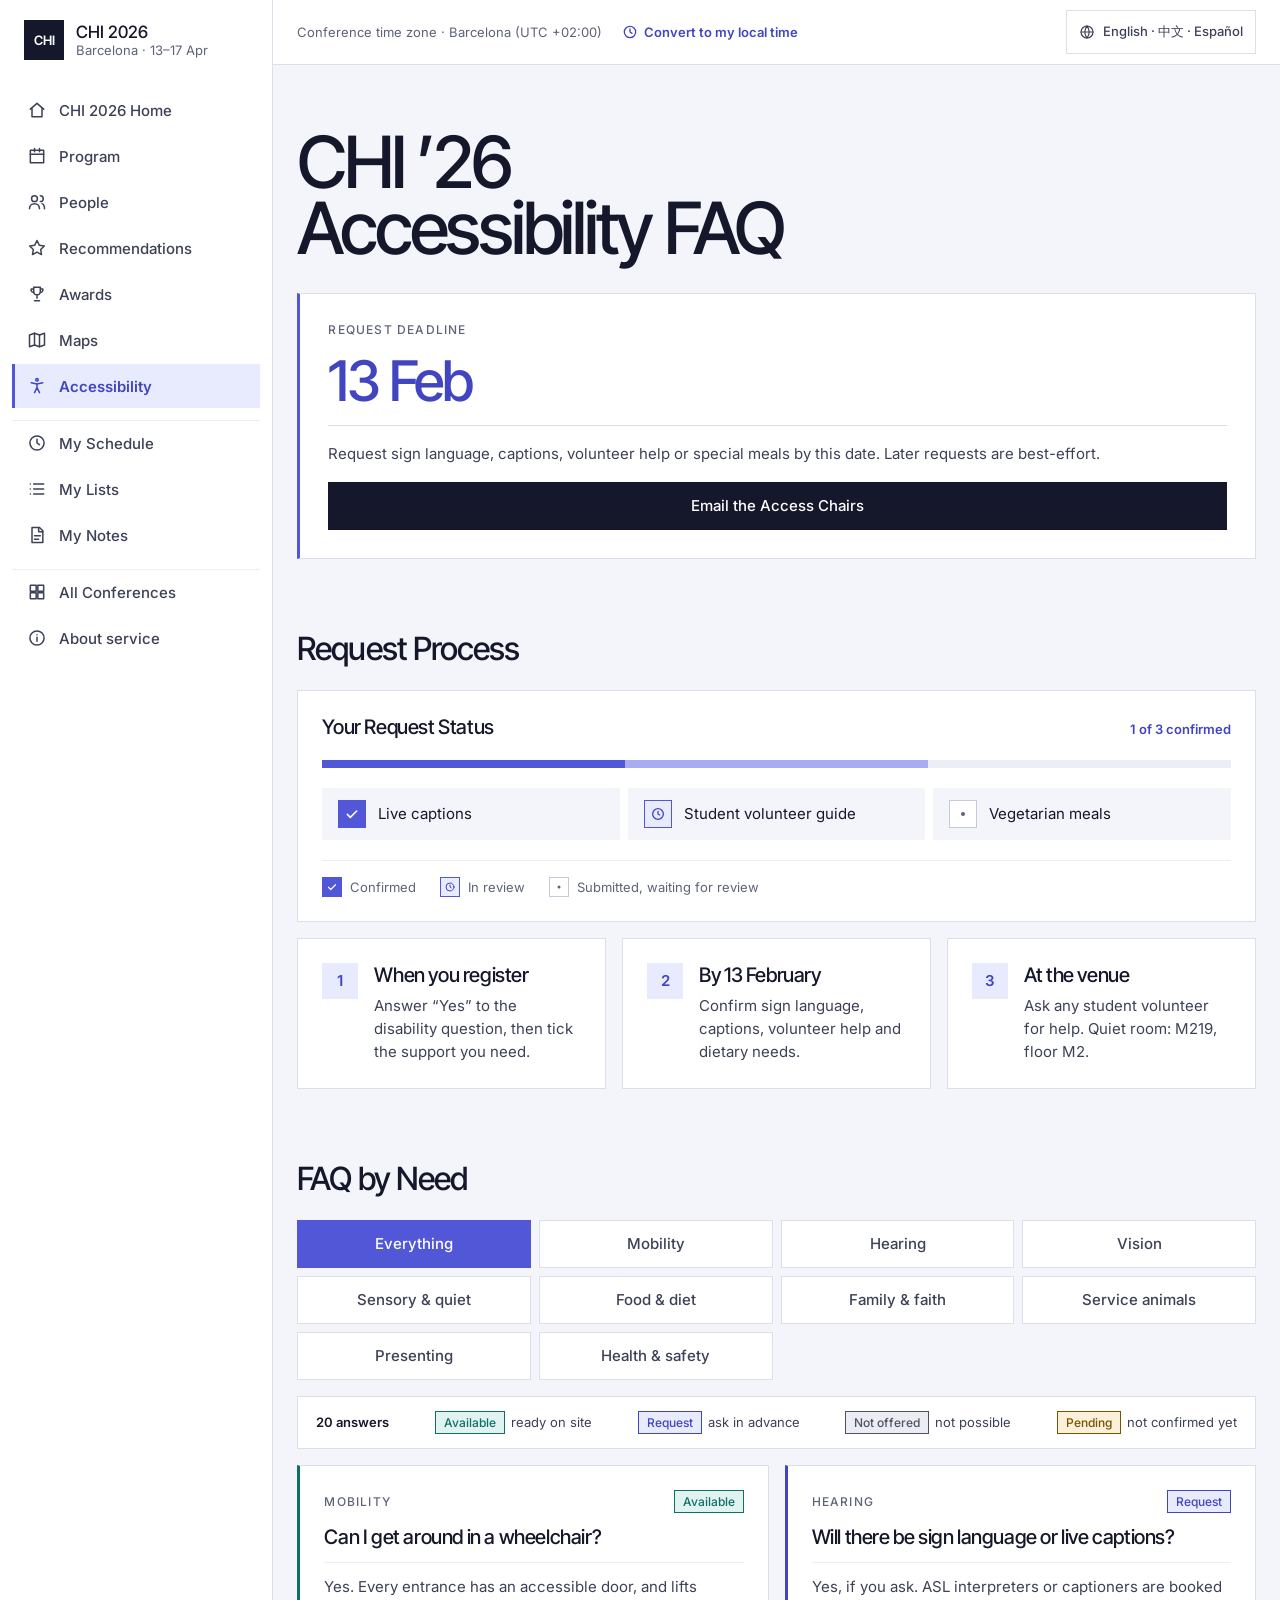
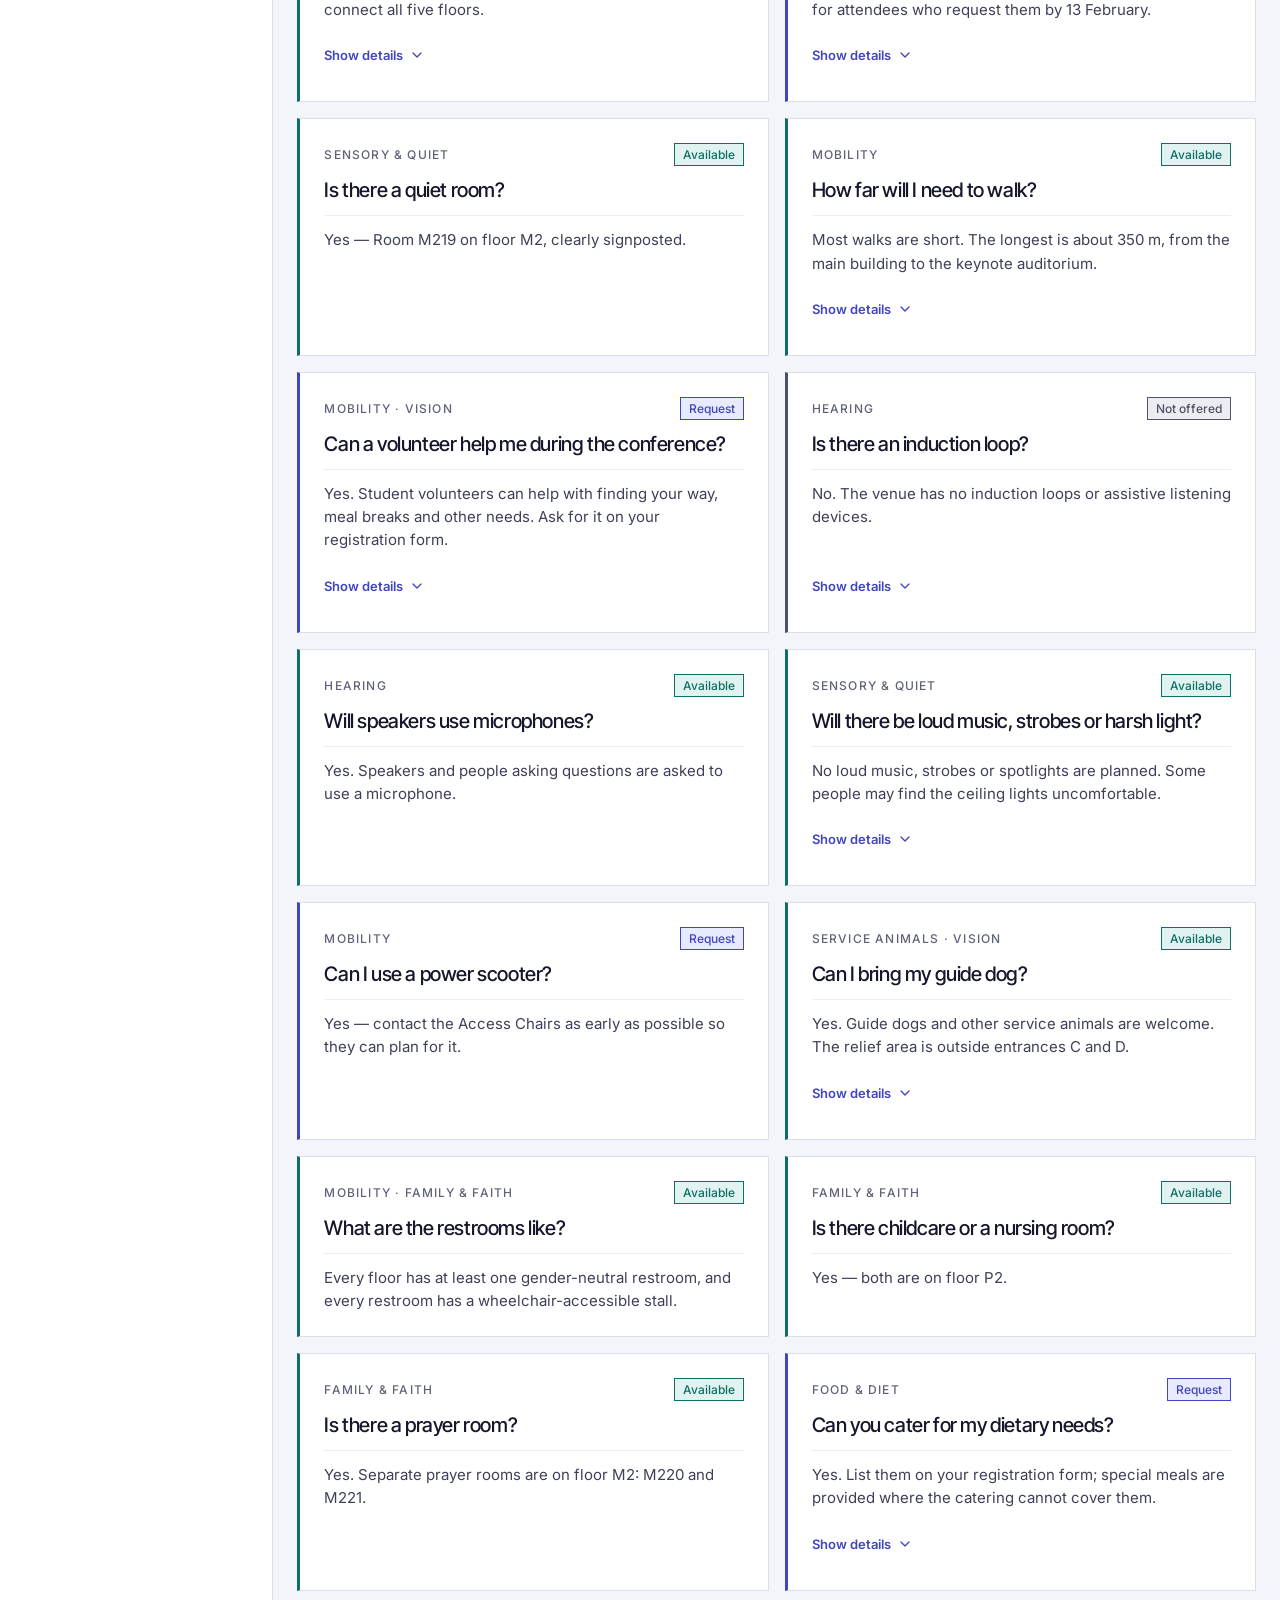
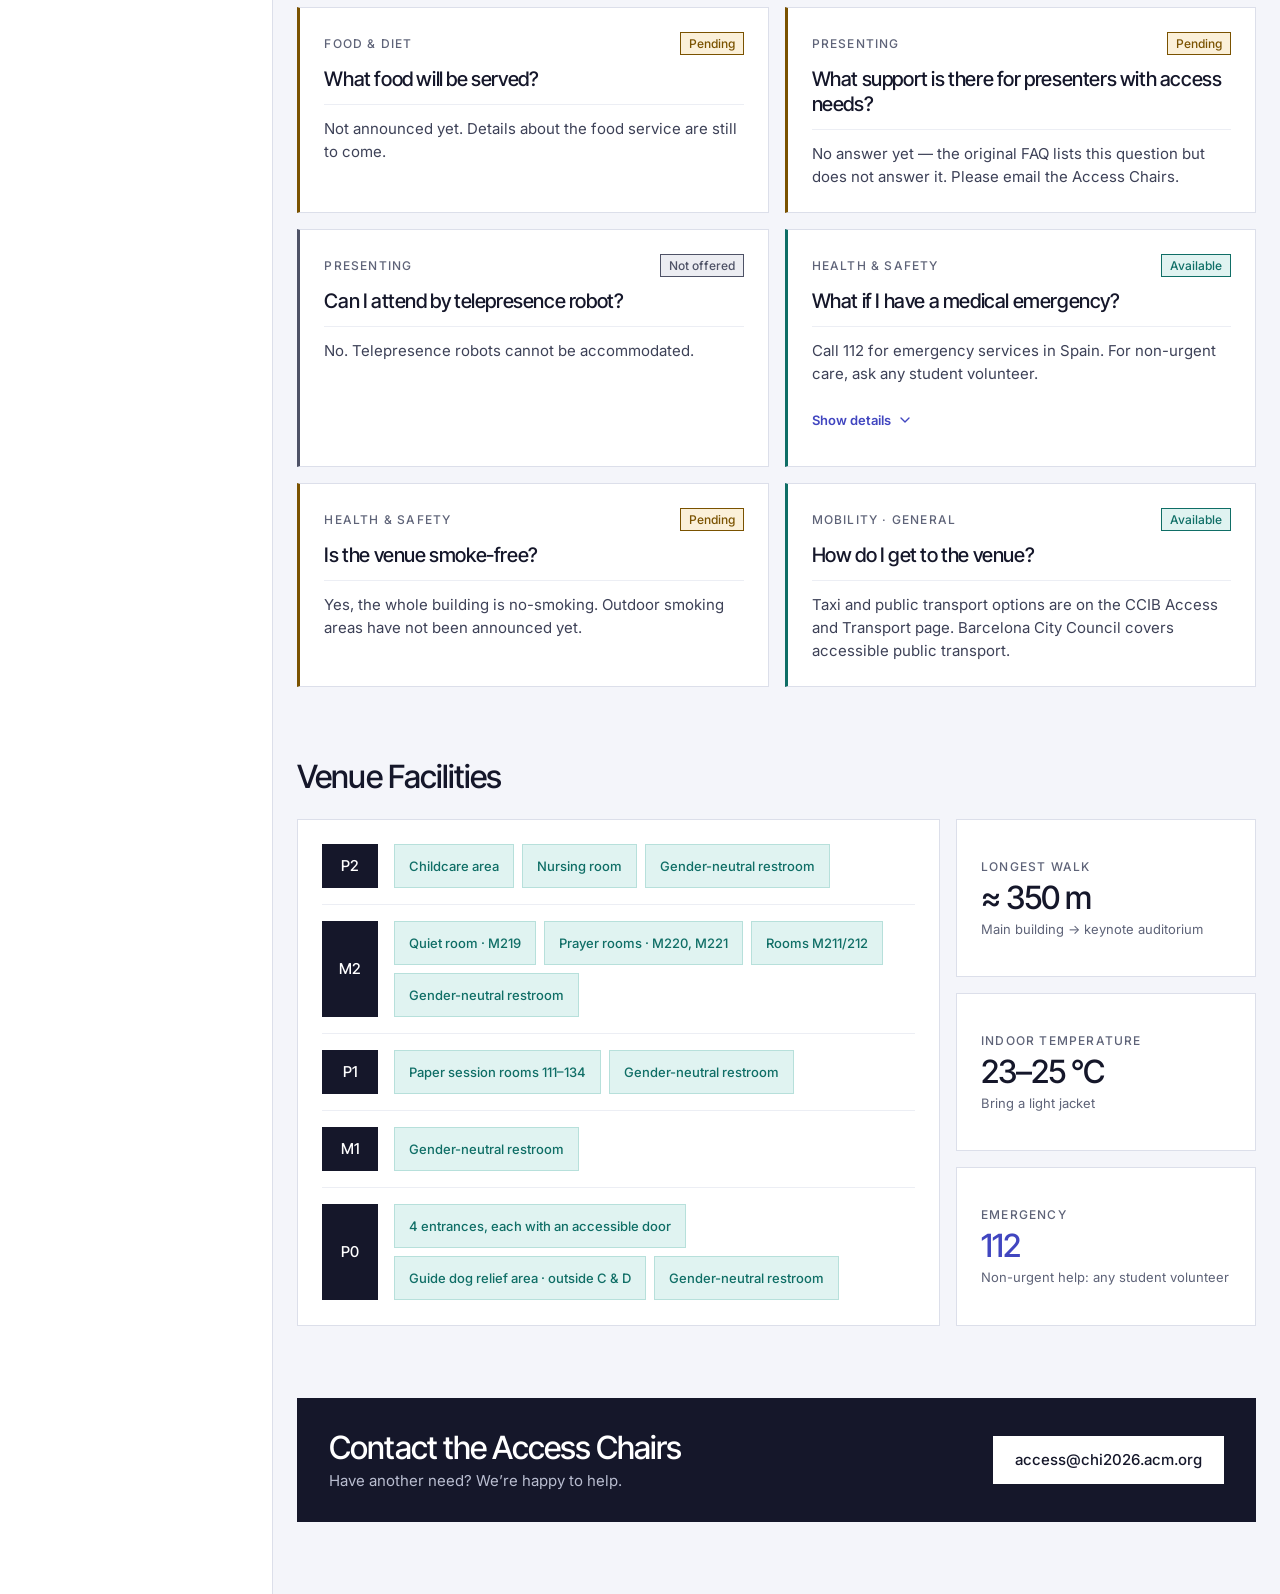
<file: index.html>
<!doctype html>
<html lang="en"><head><meta charset="utf-8"><meta name="viewport" content="width=device-width, initial-scale=1">
<title>CHI ’26 Website Redesign</title><meta http-equiv="refresh" content="0; url=accessibility.html"></head>
<body style="font-family: system-ui, sans-serif; padding: 40px"><a href="accessibility.html">Accessibility FAQ</a> · <a href="awards.html">Awards</a></body></html>
</file>
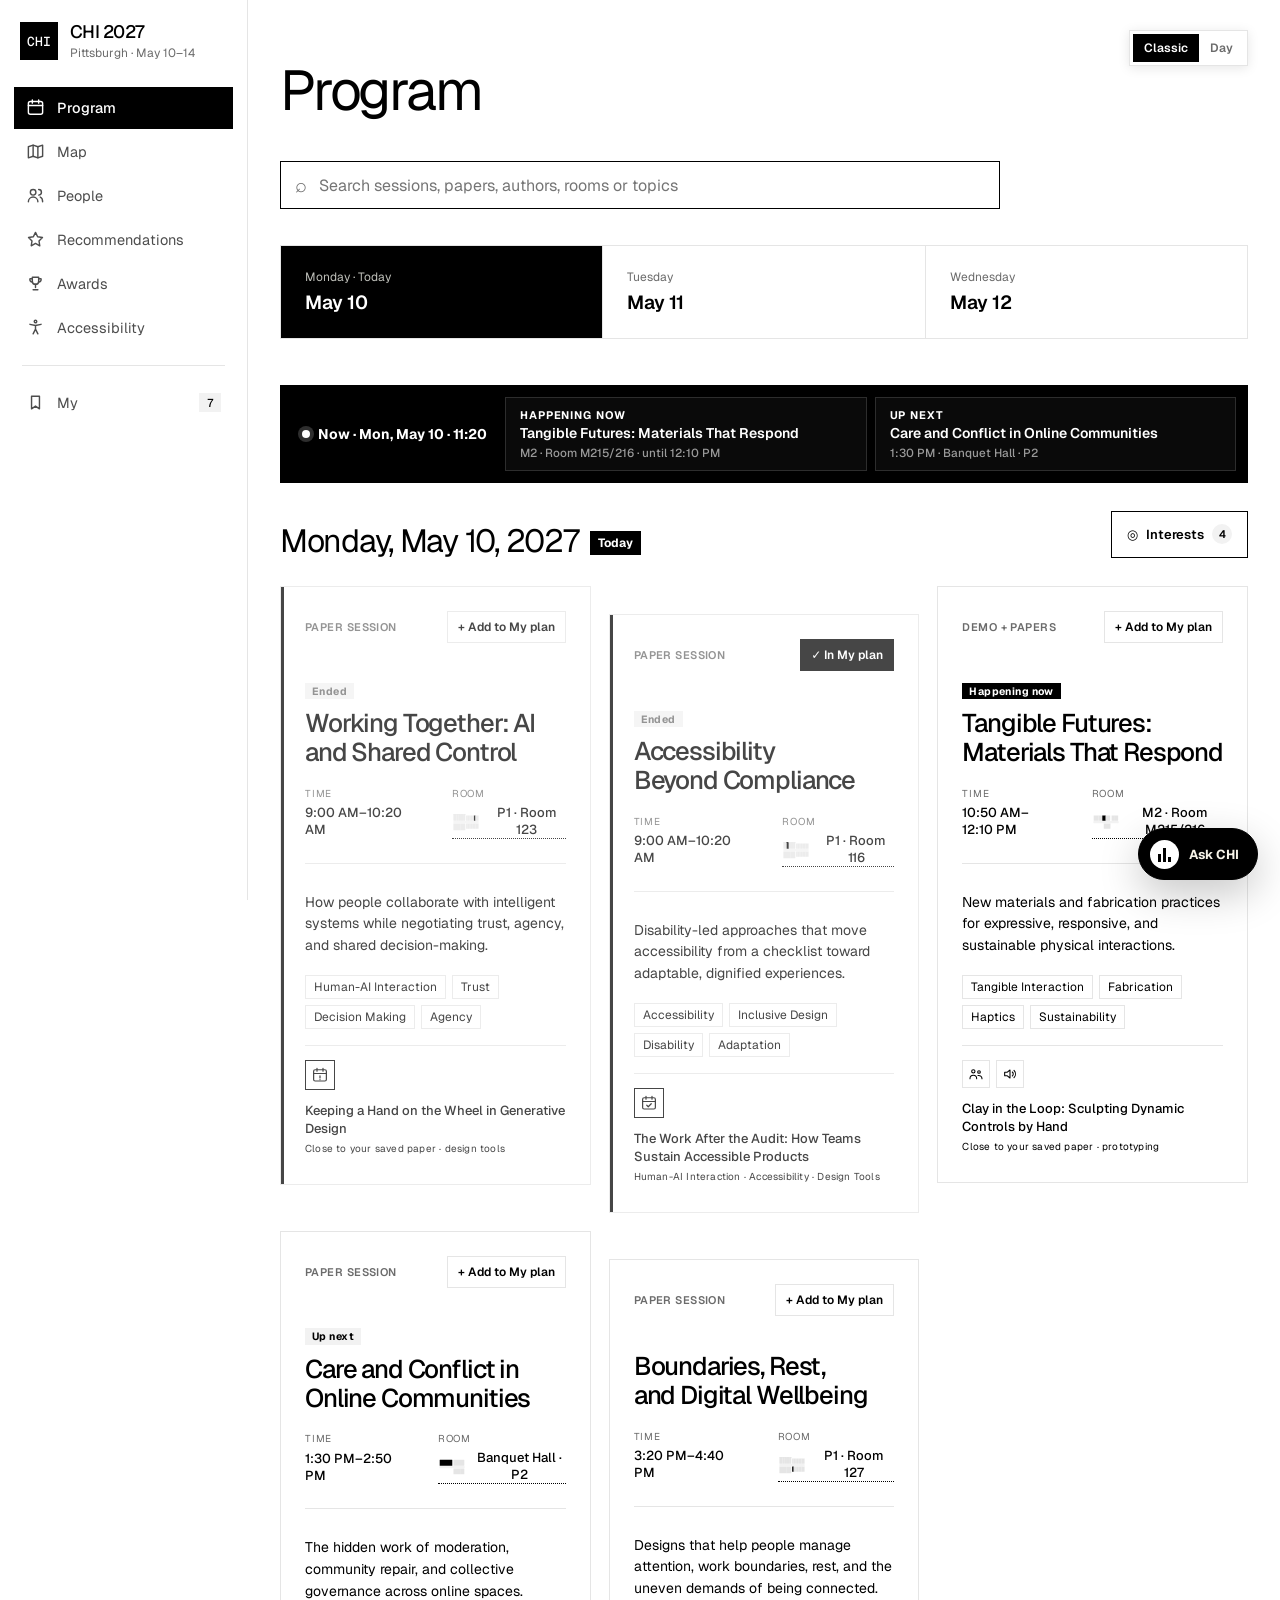
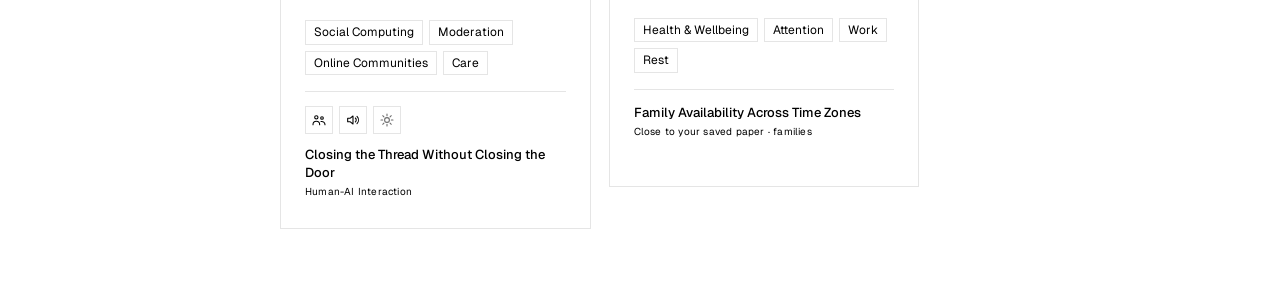
<file: chi_v2/index.html>
<!doctype html>
<html lang="en"><head><meta charset="utf-8"><title>CHI 2027</title>
<meta http-equiv="refresh" content="0; url=program/">
<script>location.replace('program/' + location.search + location.hash)</script>
</head><body><a href="program/">Open the CHI 2027 program</a></body></html>
</file>
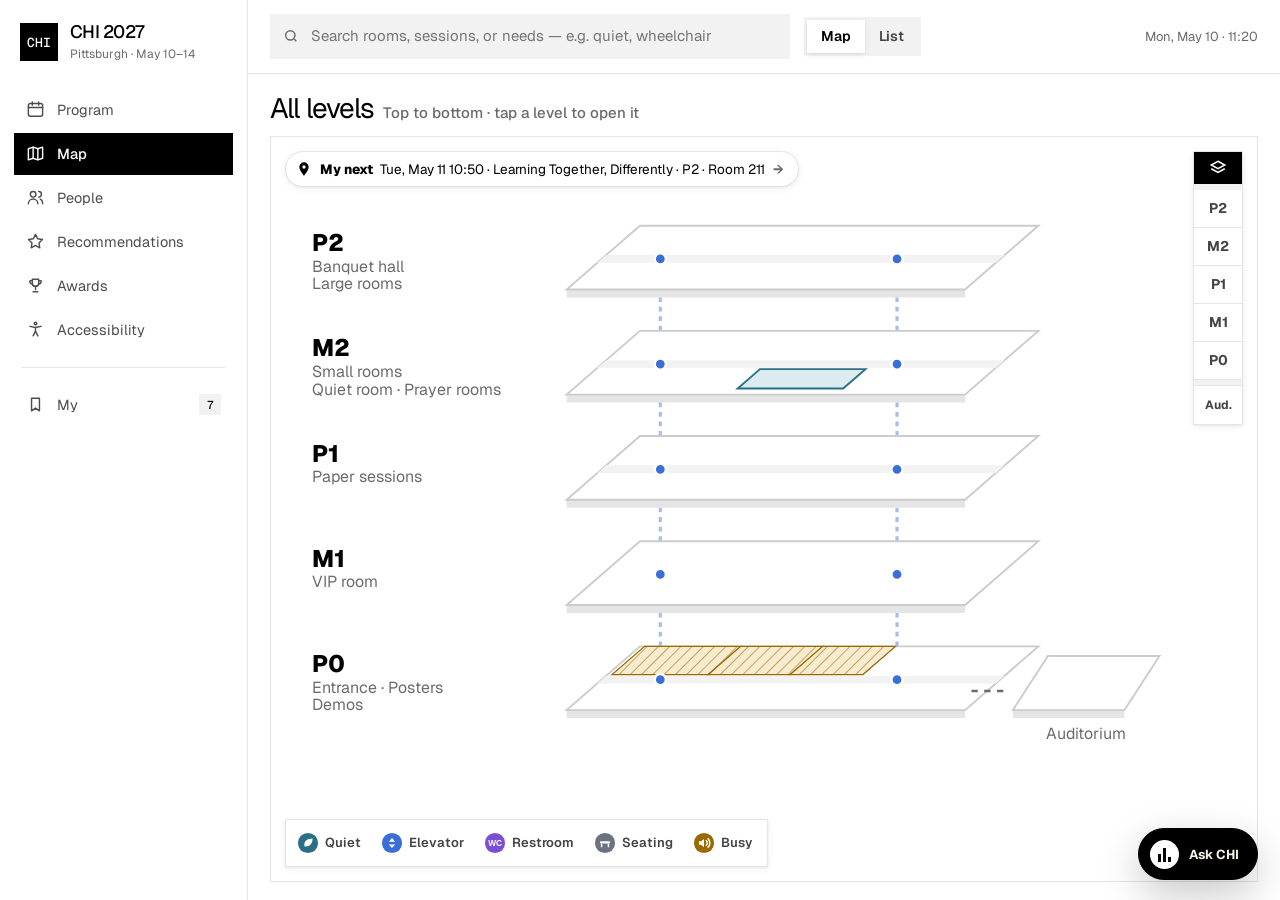
<file: chi_v2/map/index.html>
<!doctype html>
<html lang="en">
<head>
<meta charset="utf-8">
<meta name="viewport" content="width=device-width, initial-scale=1">
<title>Map · CHI 2027</title>
<link rel="icon" href="../shared/favicon.svg" type="image/svg+xml">
<link rel="stylesheet" href="../shared/site.css">
<script src="../shared/data.js"></script>
<script src="../shared/awards-data.js"></script>
<style>
:root{
  --bg:var(--paper); --surface:var(--card); --surface-2:var(--soft); --ink-2:#444444; --line-2:#cccccc;
  --accent-ink:var(--accent);
  --quiet:#2b6f86; --quiet-soft:#dcebf0; --busy:#9a6a00; --busy-soft:#f7ecd0;
  --ok:#2c6a3f; --ok-soft:#e1eee4; --no:#a83a2c; --no-soft:#f7e2de; --unk:#7a5e00; --unk-soft:#f6efd6;
  --room:#fff; --corridor:var(--soft); --shadow:0 1px 2px rgba(0,0,0,.06),0 2px 8px rgba(0,0,0,.06);
}
*{box-sizing:border-box}
html,body{height:100%}
body{margin:0;background:var(--bg);color:var(--ink);font:15px/1.5 var(--sans);-webkit-font-smoothing:antialiased}
h1,h2{font-family:var(--serif);letter-spacing:-.02em}
button{font:inherit;color:inherit}
:focus-visible{outline:3px solid var(--accent);outline-offset:2px;border-radius: 0}
.app{display:block;height:100vh;min-height:640px}
/* main */
.main{display:flex;flex-direction:column;min-width:0;min-height:0;height:100%}
.topbar{display:flex;align-items:center;gap:14px;padding:14px 22px;background:var(--surface);border-bottom:1px solid var(--line)}
.search{flex:1;max-width:520px;display:flex;align-items:center;gap:10px;background:var(--surface-2);border:1px solid transparent;border-radius: 0;padding:9px 12px}
.search:focus-within{border-color:var(--accent);background:var(--surface)}
.search svg{width:16px;height:16px;color:var(--muted);flex:none}
.search input{border:0;outline:0;flex:1;background:transparent;font:inherit;color:inherit;min-width:0}
.seg{display:inline-flex;background:var(--surface-2);border-radius: 0;padding:3px}
.seg button{border:0;background:transparent;padding:6px 14px;border-radius: 0;cursor:pointer;font-weight:600;font-size:14px;color:var(--ink-2)}
.seg button[aria-pressed="true"]{background:var(--surface);color:var(--ink);box-shadow:var(--shadow)}
.now-chip{margin-left:auto;font-size:13px;color:var(--muted);white-space:nowrap}
.screen{flex:1;min-height:0;overflow:hidden}
/* plan */
svg.plan{width:100%;height:100%;max-width:100%;max-height:100%;display:block}
.plan .bg{fill:var(--surface)}
.plan .corr{fill:var(--corridor)}
.plan .room{fill:var(--room);stroke:var(--line-2);stroke-width:1;cursor:pointer;transition:fill .15s}
.plan .room:hover,.plan .room:focus{fill:var(--surface-2);outline:none}
.plan .room:focus-visible{stroke:var(--accent);stroke-width:2}
.plan .room.busy{fill:url(#busy)}
.plan .room.quiet{fill:var(--quiet-soft);stroke:var(--quiet);stroke-width:1.5}
.plan .room.sel{fill:var(--lime);stroke:var(--ink);stroke-width:2.5}
.plan .lbl{font-size:8px;fill:var(--ink-2);pointer-events:none;font-weight:600}
.plan .lbl.sel{fill:var(--ink);font-weight:800}
.plan .sub{font-size:6.5px;fill:var(--busy);font-weight:700;pointer-events:none}
.plan .route{fill:none;stroke:var(--accent);stroke-width:3;stroke-dasharray:5 4;stroke-linecap:round}
.plan .fac circle{stroke:var(--surface);stroke-width:1.5}
.plan .fac.lift circle{fill:#3b6fd8}.plan .fac.wc circle{fill:#7a4fd6}.plan .fac.seat circle{fill:#6b7280}
.plan .fac path,.plan .fac rect.g{fill:#fff}
.plan .fac text{font-size:6.5px;fill:#fff;font-weight:800}
/* map view */
.mapview{display:grid;grid-template-columns:minmax(0,1fr);height:100%}
.mapview.open{grid-template-columns:minmax(0,1fr) 320px}
.mapview.open .panel{animation:slidein .18s ease-out}
@media (prefers-reduced-motion: reduce){.mapview.open .panel{animation:none}}
.nextchip{position:absolute;top:14px;left:14px;display:flex;align-items:center;gap:8px;max-width:calc(100% - 110px);background:var(--surface);border:1px solid var(--line);border-radius:999px;box-shadow:var(--shadow);padding:7px 14px 7px 10px;cursor:pointer;font-size:13.5px;color:var(--ink);text-align:left}
.nextchip:hover{border-color:var(--accent)}
.nextchip svg{width:16px;height:16px;color:var(--accent);flex:none}
.nextchip span{white-space:nowrap;overflow:hidden;text-overflow:ellipsis}
.nextchip em{font-style:normal;font-weight:800;color:var(--accent-ink);margin-right:4px}
.nextchip b{color:var(--muted)}
.canvas{position:relative}
.floorbar{position:absolute;top:14px;right:14px;display:flex;flex-direction:column;background:var(--surface);border:1px solid var(--line);border-radius: 0;box-shadow:var(--shadow);overflow:hidden}
.floorbar button{border:0;border-bottom:1px solid var(--line);background:transparent;width:48px;height:38px;font-weight:700;font-size:14px;cursor:pointer;color:var(--ink-2)}
.floorbar button:last-child{border-bottom:0}
.floorbar button:hover{background:var(--surface-2)}
.floorbar button[aria-pressed="true"]{background:var(--ink);color:var(--surface)}
.floorbar button.aud{font-size:12px}
.floorbar .gap{display:block;height:6px;background:var(--surface-2);border-bottom:1px solid var(--line)}
.layerbar{position:absolute;left:14px;bottom:14px;display:flex;gap:4px;background:var(--surface);border:1px solid var(--line);border-radius: 0;box-shadow:var(--shadow);padding:5px}
.lyr{display:flex;align-items:center;gap:6px;height:36px;border:0;border-radius: 0;background:transparent;padding:0 10px 0 6px;cursor:pointer;font-size:13px;font-weight:600;color:var(--ink-2)}
.lyr svg{width:22px;height:22px;flex:none}
.lyr:hover{background:var(--surface-2)}
.lyr[aria-pressed="true"]{background:var(--accent-soft);color:var(--accent-ink);box-shadow:inset 0 0 0 2px var(--accent)}
.plan .dim{opacity:.3}
.plan .room.hit{stroke:var(--accent);stroke-width:2.5}
.plan .fac .ring{fill:var(--accent-soft);stroke:var(--accent);stroke-width:2}
.hits{list-style:none;margin:0;padding:0;display:grid;gap:6px}
.hit-row{display:flex;align-items:center;gap:10px;width:100%;text-align:left;border:1px solid var(--line);border-radius: 0;background:var(--surface);padding:8px 10px;cursor:pointer}
.hit-row:hover{border-color:var(--line-2)}
.hit-row .ic svg{width:22px;height:22px;display:block}
.hit-row b{display:block;font-size:14px;color:var(--ink)}
.hit-row span span{font-size:12.5px;color:var(--muted)}
.floors{padding:18px 12px;display:flex;flex-direction:column;gap:6px;overflow:auto;background:var(--surface);border-right:1px solid var(--line)}
.floors .cap{font-size:11px;font-weight:700;color:var(--muted);text-transform:uppercase;letter-spacing:.06em;padding:0 4px 4px}
.floors button{border:1px solid var(--line);background:var(--surface);border-radius: 0;padding:8px 10px;cursor:pointer;text-align:left}
.floors button:hover{border-color:var(--line-2)}
.floors button b{display:block;font-size:15px}
.floors button span{display:block;font-size:11.5px;color:var(--muted);line-height:1.3}
.floors button[aria-pressed="true"]{background:var(--ink);border-color:var(--ink);color:var(--surface)}
.floors button[aria-pressed="true"] span{color:var(--surface);opacity:.75}
.floors hr{border:0;border-top:1px dashed var(--line-2);margin:6px 0}
.center{display:flex;flex-direction:column;min-width:0;min-height:0;padding:18px 22px;gap:12px}
.center h1{margin:0;font-size:22px;letter-spacing:-.01em}
.center h1 span{font-weight:500;color:var(--muted);font-size:15px;margin-left:8px}
.canvas{flex:1;min-height:320px;overflow:hidden;background:var(--surface);border:1px solid var(--line);border-radius: 0;box-shadow:var(--shadow);padding:60px 80px 66px 20px;display:flex;align-items:center;justify-content:center}
.toolbar{display:flex;flex-wrap:wrap;gap:8px;align-items:center}
.pill{display:inline-flex;align-items:center;gap:6px;border:1px solid var(--line-2);border-radius:999px;background:var(--surface);padding:5px 12px 5px 8px;font-size:13px;font-weight:600;cursor:pointer;color:var(--ink-2)}
.pill i{width:14px;height:14px;border-radius:50%;display:inline-block}
.pill[aria-pressed="false"]{opacity:.55}
.pill[aria-pressed="false"] i{filter:grayscale(1)}
/* detail panel */
.panel{background:var(--surface);border-left:1px solid var(--line);overflow:auto;padding:18px 18px 24px;position:relative}
.panel h2{margin:0;font-size:22px;letter-spacing:-.015em;padding-right:36px}
.panel .meta{color:var(--muted);margin:4px 0 16px;font-size:14px}
.x{position:absolute;right:16px;top:18px;width:32px;height:32px;border-radius:50%;border:1px solid var(--line);background:var(--surface);cursor:pointer;display:grid;place-items:center}
.x svg{width:14px;height:14px}
.btn{display:inline-flex;align-items:center;justify-content:center;gap:8px;border:0;border-radius: 0;padding:10px 16px;font-weight:700;cursor:pointer}
.btn.primary{background:var(--accent);color:#fff;width:100%}
.btn.primary:hover{filter:brightness(.95)}
.btn.ghost{background:var(--surface-2);color:var(--ink);width:100%}
.btn svg{width:16px;height:16px}
.sec{border-top:1px solid var(--line);padding:14px 0 4px;margin-top:14px}
.sec h3{margin:0 0 8px;font-size:12px;font-weight:700;color:var(--muted);text-transform:uppercase;letter-spacing:.06em}
.ses{display:flex;flex-direction:column;font-size:14px;padding:7px 8px;margin:0 -8px;border-radius: 0;color:inherit;text-decoration:none}
a.ses:hover{background:var(--surface-2)}
.ses small{display:block;color:var(--muted);font-size:12px}
.sday{margin:12px 0 2px;font-size:11.5px;letter-spacing:.06em;text-transform:uppercase;color:var(--muted)}
.sday:first-of-type{margin-top:4px}
.srcline a{color:var(--accent);font-weight:600}
.ses .t{color:var(--muted);font-size:12.5px;font-variant-numeric:tabular-nums}
.live{display:inline-block;font-size:10.5px;font-weight:800;background:var(--deep);color:var(--lime);border-radius: 0;padding:1px 6px;margin-left:6px;vertical-align:1px}
.cap-row{display:flex;align-items:center;gap:10px;font-size:14px}
.meter{flex:none;width:72px;height:6px;border-radius: 0;background:var(--surface-2);overflow:hidden}
.meter b{display:block;height:100%;background:var(--busy)}
.a11y{list-style:none;margin:0;padding:0;display:grid;gap:8px}
.a11y li{display:flex;align-items:center;justify-content:space-between;gap:10px;font-size:14px}
.tag{font-size:11.5px;font-weight:700;border-radius:999px;padding:2px 9px;white-space:nowrap}
.tag.ok{background:var(--ok-soft);color:var(--ok)}.tag.no{background:var(--no-soft);color:var(--no)}.tag.unk{background:var(--unk-soft);color:var(--unk)}
.srcline{font-size:12px;color:var(--muted);margin-top:8px}
.srcline a{color:inherit}
.rest{display:flex;align-items:center;gap:12px;border:1px solid var(--line);border-radius: 0;padding:10px 12px;width:100%;background:var(--surface);cursor:pointer;text-align:left}
.rest:hover{border-color:var(--line-2)}
.rest .ic{width:34px;height:34px;border-radius: 0;background:var(--quiet-soft);color:var(--quiet);display:grid;place-items:center;flex:none}
.rest .ic svg{width:18px;height:18px}
.rest b{display:block;font-size:14px;color:var(--ink)}.rest span{font-size:12.5px;color:var(--muted)}
.steps{list-style:none;margin:0;padding:0;counter-reset:s}
.steps li{counter-increment:s;display:grid;grid-template-columns:26px 1fr;gap:10px;padding:6px 0;font-size:14px}
.steps li::before{content:counter(s);width:24px;height:24px;border-radius:50%;background:var(--accent-soft);color:var(--accent-ink);font-weight:800;font-size:12px;display:grid;place-items:center}
.empty{display:flex;flex-direction:column;gap:10px}
.empty h2{font-size:20px}
.empty p{margin:0 0 6px;color:var(--muted);font-size:14px}
.quick{display:flex;align-items:center;gap:12px;border:1px solid var(--line);border-radius: 0;padding:12px;background:var(--surface);cursor:pointer;text-align:left;width:100%}
.quick:hover{border-color:var(--line-2);box-shadow:var(--shadow)}
.quick .ic{width:34px;height:34px;border-radius: 0;display:grid;place-items:center;flex:none}
.quick .ic svg{width:18px;height:18px}
.quick b{display:block;font-size:14px;color:var(--ink)}.quick span{font-size:12.5px;color:var(--muted)}
/* schedule */
.schedview{display:grid;grid-template-columns:minmax(0,1fr);height:100%}
.schedview.open{grid-template-columns:minmax(0,1fr) 480px}
.schedview:not(.open) .cards{grid-template-columns:repeat(auto-fill,minmax(460px,1fr))}
.slist{overflow:auto}
.shead{position:sticky;top:0;z-index:1;background:var(--bg);padding:18px 22px 10px;display:flex;align-items:baseline;gap:10px}
.shead h1{margin:0;font-size:22px;letter-spacing:-.01em}
.shead span{color:var(--muted);font-size:14px}
.days{display:flex;gap:6px;padding:0 22px 12px;background:var(--bg);position:sticky;top:58px;z-index:1}
.days button{border:1px solid var(--line);background:var(--surface);border-radius:999px;padding:4px 12px;font-size:13px;font-weight:600;color:var(--muted);cursor:default}
.days button[aria-pressed="true"]{background:var(--ink);color:var(--surface);border-color:var(--ink)}
.cards{display:grid;gap:8px;padding:0 22px 22px}
.card{display:grid;grid-template-columns:minmax(0,1fr) 220px;gap:16px;align-items:center;width:100%;text-align:left;background:var(--surface);border:1px solid var(--line);border-radius: 0;padding:12px 16px;cursor:pointer}
.card:hover{border-color:var(--line-2);box-shadow:var(--shadow)}
.card[aria-pressed="true"]{border-color:var(--accent);box-shadow:0 0 0 3px var(--accent-soft)}
.card .t{font-weight:700;font-size:15px}
.card .k{font-size:12.5px;color:var(--muted)}
.loc{display:flex;flex-direction:column;gap:2px;font-size:13.5px}
.loc b{display:flex;align-items:center;gap:6px}
.loc b svg{width:14px;height:14px;color:var(--accent);flex:none}
.loc .lm{color:var(--muted);font-size:12.5px}
.badge{align-self:flex-start;font-size:11.5px;font-weight:700;color:var(--unk);background:var(--busy-soft);border-radius:999px;padding:1px 8px}
.preview{background:var(--surface);border-left:1px solid var(--line);overflow:auto;padding:22px;position:relative;animation:slidein .18s ease-out}
@keyframes slidein{from{transform:translateX(24px);opacity:0}to{transform:none;opacity:1}}
@media (prefers-reduced-motion: reduce){.preview{animation:none}}
.preview h2{padding-right:40px}
.preview h2{margin:0;font-size:22px;letter-spacing:-.01em}
.preview .meta{color:var(--muted);font-size:14px;margin:2px 0 12px}
.pvmap{border:1px solid var(--line);border-radius: 0;padding:10px;background:var(--surface)}
.facts{display:grid;grid-template-columns:1fr 1fr;gap:8px;margin-top:12px}
.fact{background:var(--surface-2);border-radius: 0;padding:10px 12px;font-size:13.5px}
.fact h3{margin:0 0 2px;font-size:11px;color:var(--muted);text-transform:uppercase;letter-spacing:.06em}
.actions{display:grid;grid-template-columns:1fr 1fr;gap:8px;margin-top:12px}
/* list view */
.listview{height:100%;overflow:auto;padding:18px 22px;display:grid;grid-template-columns:repeat(auto-fill,minmax(300px,1fr));gap:14px;align-content:start;grid-auto-rows:max-content;align-items:start}
.fcol{background:var(--surface);border:1px solid var(--line);border-radius: 0;overflow:hidden}
.fcol h2{margin:0;padding:12px 16px;font-size:15px;border-bottom:1px solid var(--line)}
.fcol h2 span{font-weight:500;color:var(--muted);font-size:13px;margin-left:6px}
.fcol ul{list-style:none;margin:0;padding:0}
.fcol li>*{display:flex;width:100%;text-align:left;border:0;border-bottom:1px solid var(--line);background:transparent;padding:9px 16px;gap:8px;font-size:14px}
.fcol li:last-child>*{border-bottom:0}
.fcol li button{cursor:pointer}
.fcol li button:hover{background:var(--surface-2)}
.fcol .m{margin-left:auto;color:var(--muted);font-size:12.5px;text-align:right}
.fcol .fa{color:var(--ink-2)}
/* search */
.results{height:100%;overflow:auto;padding:18px 22px}
.results h1{margin:0 0 10px;font-size:18px}
.results ul{list-style:none;margin:0;padding:0;max-width:860px;background:var(--surface);border:1px solid var(--line);border-radius: 0;overflow:hidden}
.results li button,.results li div{display:flex;width:100%;text-align:left;border:0;border-bottom:1px solid var(--line);background:transparent;padding:11px 16px;gap:10px}
.results li button{cursor:pointer}.results li button:hover{background:var(--surface-2)}
.results .m{margin-left:auto;color:var(--muted);font-size:13px}
.results .none{color:var(--muted)}
.results ul.intents{margin-bottom:12px;border-color:var(--line-2)}
.results .intent{align-items:center}
.results .intent .ic{width:28px;height:28px;flex:none}.results .intent .ic svg{width:28px;height:28px}
.results .intent b{display:block;font-size:14.5px}.results .intent span span{display:block;color:var(--muted);font-size:12.5px}
.results .intent .m{color:var(--accent-ink);font-weight:600}
.results .hint{color:var(--muted);font-size:13px;margin:0 0 8px}
.retback{align-self:flex-start;border:1px solid var(--line-2);background:var(--surface);color:var(--ink);font:inherit;font-size:13.5px;font-weight:600;border-radius:999px;padding:6px 14px;margin:0;cursor:pointer;box-shadow:var(--shadow)}
.retback:hover{border-color:var(--ink)}
.ropts{display:grid;gap:6px}
.ropts button{display:flex;flex-direction:column;align-items:flex-start;gap:2px;text-align:left;border:1px solid var(--line);border-radius: 0;background:var(--surface);padding:9px 12px;cursor:pointer;font:inherit}
.ropts button b{font-size:14px;color:var(--ink)}.ropts button span{font-size:12.5px;color:var(--muted)}
.ropts button[aria-checked="true"]{border-color:#3b6fd8;box-shadow:inset 0 0 0 1px #3b6fd8;background:color-mix(in srgb,#3b6fd8 6%,var(--surface))}

.canvas.picking svg,.canvas.picking .room{cursor:crosshair}
.canvas.picking .room:hover{fill:#e3ebfb;stroke:#3b6fd8}
.pickbar{position:absolute;top:14px;left:50%;transform:translateX(-50%);background:#3b6fd8;color:#fff;font-weight:700;font-size:14px;border-radius:999px;padding:6px 6px 6px 16px;display:flex;align-items:center;gap:10px;box-shadow:var(--shadow)}
.pickbar button{border:0;border-radius:999px;background:rgba(255,255,255,.2);color:#fff;font-weight:700;padding:4px 12px;cursor:pointer}
.back{border:0;background:transparent;color:var(--muted);font-weight:600;font-size:13px;padding:0;margin:0 0 6px;cursor:pointer}
.back:hover{color:var(--ink)}
.fromsel{display:flex;flex-direction:column;gap:4px;margin-top:12px;font-size:12.5px;color:var(--muted)}
.fromsel input{font:inherit;font-size:14px;color:var(--ink);background:var(--surface);border:1px solid var(--line-2);border-radius: 0;padding:9px 11px}
.fromsel input:focus-visible{outline:2px solid #3b6fd8;outline-offset:1px}
.fromres{display:flex;flex-direction:column;gap:4px;margin-top:6px}
.fromres button{display:flex;justify-content:space-between;align-items:baseline;gap:8px;border:1px solid var(--line);border-radius: 0;background:var(--surface);padding:9px 11px;cursor:pointer;font:inherit;text-align:left}
.fromres button:hover,.fromres button:focus-visible{border-color:#3b6fd8}
.fromres b{font-size:14px;color:var(--ink)}.fromres span{font-size:12.5px;color:var(--muted)}
.scenes{display:grid;grid-template-columns:1fr 1fr;gap:6px}
.scenes button{border:1px solid var(--line);border-radius: 0;background:var(--surface);padding:8px 10px;font:inherit;font-size:12.5px;line-height:1.3;color:var(--ink);text-align:left;cursor:pointer}
.scenes button:hover{border-color:var(--line-2);box-shadow:var(--shadow)}
.fromsel select{font:inherit;font-size:14px;color:var(--ink);background:var(--surface);border:1px solid var(--line-2);border-radius: 0;padding:8px 10px}
.ft{display:grid;gap:0;border:1px solid var(--line);border-radius: 0;padding:4px 12px;margin-top:10px}
.ft>div{display:flex;align-items:center;gap:8px;padding:8px 0;font-size:14px}
.ft>div+div{border-top:1px dashed var(--line-2)}
.ft span:not(.dot){color:var(--muted);font-size:12.5px}
.ft button{margin-left:auto;border:0;background:transparent;color:var(--accent-ink);font-weight:700;font-size:13px;cursor:pointer}
.dot{width:10px;height:10px;border-radius:50%;flex:none}.dot.you{background:#3b6fd8}.dot.to{background:var(--accent)}
.flv{border:1px solid var(--line-2);background:var(--surface);border-radius: 0;font-size:11px;font-weight:700;padding:0 6px;margin-left:4px;cursor:pointer;color:var(--ink-2)}
.flv[aria-pressed="true"]{background:var(--ink);color:var(--surface);border-color:var(--ink)}

.floorbar .allbtn{display:grid;place-items:center;border-bottom:6px solid var(--surface-2)}
.floorbar .allbtn svg{width:18px;height:18px}
svg.ov{width:100%;height:auto;max-height:100%;display:block}
.ov .slab{cursor:pointer}
.ov .slab .top{fill:var(--surface);stroke:var(--line-2);stroke-width:1.2}
.ov .slab .side{fill:var(--line)}
.ov .slab:hover .top,.ov .slab:focus .top{fill:var(--surface-2)}
.ov .slab:focus{outline:none}.ov .slab:focus-visible .top{stroke:var(--accent);stroke-width:2}
.ov .slab.act .top{stroke:var(--ink);stroke-width:2}
.ov .slab.tgt .top{stroke:var(--accent);stroke-width:2.2}
.ov .slab.frm .top{stroke:#3b6fd8;stroke-width:2.2}
.ov .cor{fill:var(--corridor)}
.ov .z-quiet{fill:var(--quiet-soft);stroke:var(--quiet);stroke-width:1.2}
.ov .z-busy{fill:url(#ovbusy);stroke:var(--busy);stroke-width:.8}
.ov .z-quiet.on,.ov .z-busy.on{stroke:var(--accent);stroke-width:2.4}
.ov .z-tgt{fill:var(--accent);opacity:.85}
.ov .shaft{stroke:#3b6fd8;stroke-width:2;stroke-dasharray:3 3;opacity:.45}
.ov .shaft.on{opacity:1;stroke-width:3}
.ov .ldot{fill:#3b6fd8;stroke:var(--surface);stroke-width:1.5}
.ov .you{fill:#3b6fd8;stroke:#fff;stroke-width:2}
.ov .pinm{fill:var(--accent)}
.ov .trip{stroke:var(--accent);stroke-width:4;stroke-linecap:round}
.ov .walk{stroke:var(--muted);stroke-width:1.5;stroke-dasharray:4 4}
.ov .lv{font-size:15px;font-weight:800;fill:var(--ink)}
.ov .ld{font-size:10px;fill:var(--muted)}
.tripbox{border:1px solid var(--line);border-radius: 0;padding:8px;background:var(--surface)}

.listview2{height:100%;overflow:auto;position:relative}
.lindex{position:sticky;top:0;z-index:2;display:flex;gap:8px;flex-wrap:wrap;padding:14px 22px;background:var(--bg);border-bottom:1px solid var(--line)}
.lindex a{display:flex;flex-direction:column;align-items:flex-start;text-decoration:none;color:var(--ink-2);background:var(--surface);border:1px solid var(--line);border-radius: 0;padding:6px 14px;min-width:84px}
.lindex a b{font-size:15px;color:var(--ink)}
.lindex a span{font-size:12px;color:var(--muted)}
.lindex a:hover{border-color:var(--line-2)}
.lindex a[aria-current="true"]{background:var(--ink);border-color:var(--ink)}
.lindex a[aria-current="true"] b,.lindex a[aria-current="true"] span{color:var(--surface)}
.lbody{padding:6px 22px 0}
.lbody::after{content:"";display:block;height:calc(100vh - 240px)}
.lsec{padding-top:18px}
.lsec h2{margin:0 0 8px;font-size:18px;outline:none}
.lsec h2 span{font-weight:500;color:var(--muted);font-size:14px;margin-left:8px}
.facs{display:flex;flex-wrap:wrap;gap:6px;margin-bottom:10px}
.fchip{display:inline-flex;align-items:center;gap:6px;font-size:13px;color:var(--ink-2);background:var(--surface);border:1px solid var(--line);border-radius:999px;padding:3px 10px 3px 4px}
.fchip svg{width:18px;height:18px}
.rgrid{list-style:none;margin:0;padding:0;display:grid;grid-template-columns:repeat(auto-fill,minmax(340px,1fr));gap:6px}
.rgrid button{display:flex;align-items:center;gap:8px;width:100%;text-align:left;background:var(--surface);border:1px solid var(--line);border-radius: 0;padding:9px 12px;cursor:pointer}
.rgrid button:hover{border-color:var(--line-2);box-shadow:var(--shadow)}
.rgrid .rn{font-size:14px;font-weight:600;display:flex;align-items:center;gap:6px}
.rgrid .m{margin-left:auto;color:var(--muted);font-size:12.5px;text-align:right}
.rtag{font-size:11px;font-weight:700;border-radius:999px;padding:0 7px}
.rtag.q{background:var(--quiet-soft);color:var(--quiet)}.rtag.b{background:var(--busy-soft);color:var(--unk)}
@media (max-width:900px){.rgrid{grid-template-columns:1fr}}
.sr{position:absolute;width:1px;height:1px;overflow:hidden;clip:rect(0 0 0 0);white-space:nowrap}
@media (max-width:1180px){.mapview.open{grid-template-columns:minmax(0,1fr) 300px}.schedview.open{grid-template-columns:minmax(0,1fr) 400px}.schedview.open .card{grid-template-columns:1fr}}
@media (max-width:900px){.app{height:auto;min-height:0}.main{height:auto}
  .mapview.open,.mapview{grid-template-columns:1fr}.panel{max-height:none}.canvas{min-height:0;flex-direction:column;align-items:stretch;padding:56px 70px 12px 12px}.layerbar{position:static;align-self:flex-start;flex-wrap:wrap;max-width:none;row-gap:4px;margin:10px 0 0;box-shadow:none}.nextchip{max-width:calc(100% - 28px)}svg.plan{height:auto}
  .mapview,.schedview{grid-template-columns:1fr;height:auto}.floors{flex-direction:row;flex-wrap:wrap}.panel,.preview{border-left:0;border-top:1px solid var(--line)}.screen{overflow:visible}.slist{overflow:visible}.topbar{flex-wrap:wrap}.now-chip{margin-left:0}}
</style>
</head>
<body data-page="map">
<script src="../shared/shell.js"></script>
<div class="app">
  <div class="main">
    <header class="topbar">
      <label class="search"><svg viewBox="0 0 24 24" fill="none" stroke="currentColor" stroke-width="2.2" aria-hidden="true"><circle cx="11" cy="11" r="7"/><path d="m20 20-3.5-3.5"/></svg><span class="sr">Search</span>
        <input id="q" type="search" placeholder="Search rooms, sessions, or needs — e.g. quiet, wheelchair" autocomplete="off"></label>
      <div class="seg" role="group" aria-label="View" id="viewseg">
        <button data-view="map" aria-pressed="true">Map</button>
        <button data-view="list" aria-pressed="false">List</button>
      </div>
      <span class="now-chip" id="nowChip"></span>
    </header>
    <main class="screen" id="main" tabindex="-1"></main>
  </div>
</div>

<script>
// ---------- shared site data (shared/data.js + shared/awards-data.js) ----------
const NOW = CHI.now.time, TODAY = CHI.now.date;
const STORE = window.CHIStore;
const to24 = t => { if (/^\d{1,2}:\d{2}$/.test(t)) return t.padStart(5,"0"); const [c,m]=t.split(" "); let [h,mi]=c.split(":").map(Number); if(m==="PM"&&h!==12) h+=12; if(m==="AM"&&h===12) h=0; return String(h).padStart(2,"0")+":"+String(mi).padStart(2,"0"); };
const dayShort = d => new Date(d+"T12:00:00").toLocaleDateString("en-US",{weekday:"short", month:"short", day:"numeric"});
// Every event that happens in a room: Program sessions and award paper sessions.
const SCHED = {};
CHI.sessions.forEach(x=>(SCHED[x.room]=SCHED[x.room]||[]).push({date:x.date, start:to24(x.startTime), end:to24(x.endTime), title:x.title, kind:"Program", href:"../program/?session="+encodeURIComponent(x.id), sessionId:x.id}));
(function(){ const seen={}; CHI_AWARDS.papers.forEach(p=>{ if(!p.room||!p.date) return; const k=p.room+p.date+p.start; if(seen[k]){ seen[k].awards++; return; }
  const ev={date:p.date, start:p.start, end:p.end, title:p.session, kind:"Award session", href:"../awards/?day="+p.day+"#paper-"+p.id, awards:1}; seen[k]=ev; (SCHED[p.room]=SCHED[p.room]||[]).push(ev); }); })();
Object.values(SCHED).forEach(l=>l.sort((a,b)=>(a.date+a.start).localeCompare(b.date+b.start)));
function info(n){ const all=SCHED[n]||[]; return {cap: CHI.capacity[n] ?? null, all, sessions: all.filter(e=>e.date===TODAY).map(e=>[e.start,e.end,e.title,e])}; }
// The visitor's next planned item (Program plan + award papers added to their day), else the next session today.
function nextUp(){
  const plan=STORE.read("plan"), aw=STORE.read("awards"), items=[];
  CHI.sessions.forEach(x=>{ if(plan.includes(x.id)) items.push({date:x.date,start:to24(x.startTime),title:x.title,room:x.room,mine:true}); });
  CHI_AWARDS.papers.forEach(p=>{ if(aw.includes(p.id)&&p.room&&p.date) items.push({date:p.date,start:p.start,title:p.session,room:p.room,mine:true}); });
  const later=e=>(e.date>TODAY)||(e.date===TODAY&&e.start>=NOW);
  const mine=items.filter(later).sort((a,b)=>(a.date+a.start).localeCompare(b.date+b.start))[0];
  if (mine) return mine;
  const any=[]; Object.entries(SCHED).forEach(([room,l])=>l.forEach(e=>{ if(e.date===TODAY&&e.start>=NOW) any.push({...e,room}); }));
  return any.sort((a,b)=>a.start.localeCompare(b.start))[0] || null;
}
function nextLabel(n){ return (n.date!==TODAY?dayShort(n.date)+" "+n.start+" · ":"")+n.title+" · "+(ROOMS[n.room].floor==="AUD"?"Auditorium":ROOMS[n.room].floor+" · "+title(n.room)); }
const ICON = {
  pin:'<svg viewBox="0 0 24 24" fill="currentColor" aria-hidden="true"><path d="M12 2a7 7 0 0 0-7 7c0 5 7 13 7 13s7-8 7-13a7 7 0 0 0-7-7zm0 9.5a2.5 2.5 0 1 1 0-5 2.5 2.5 0 0 1 0 5z"/></svg>',
  route:'<svg viewBox="0 0 24 24" fill="none" stroke="currentColor" stroke-width="2.2" aria-hidden="true"><circle cx="6" cy="19" r="2"/><circle cx="18" cy="5" r="2"/><path d="M8 19h7a3.5 3.5 0 0 0 0-7H9a3.5 3.5 0 0 1 0-7h7"/></svg>',
  leaf:'<svg viewBox="0 0 24 24" fill="none" stroke="currentColor" stroke-width="2" aria-hidden="true"><path d="M20 4C10 4 4 9 4 16c0 2 1 4 1 4s2-1 4-1c7 0 11-6 11-15z"/><path d="M5 20c4-6 8-9 12-11"/></svg>',
  x:'<svg viewBox="0 0 24 24" fill="none" stroke="currentColor" stroke-width="2.5" aria-hidden="true"><path d="M6 6l12 12M18 6 6 18"/></svg>',
  map:'<svg viewBox="0 0 24 24" fill="none" stroke="currentColor" stroke-width="2" aria-hidden="true"><path d="M9 4 3 6v14l6-2 6 2 6-2V4l-6 2-6-2z"/></svg>',
  door:'<svg viewBox="0 0 24 24" fill="none" stroke="currentColor" stroke-width="2" aria-hidden="true"><path d="M4 21h16M6 21V4h9v17M15 4l4 2v15"/><circle cx="12" cy="13" r="1"/></svg>'
};

const LAYER_ICON = {
  quiet:'<svg viewBox="0 0 24 24" aria-hidden="true"><circle cx="12" cy="12" r="11" fill="var(--quiet)"/><path d="M17 7c-6 0-9 3-9 7 0 1 .5 2 .5 2s1-.5 2-.5c4 0 6.5-3.5 6.5-8.5z" fill="#fff"/></svg>',
  lift:'<svg viewBox="0 0 24 24" aria-hidden="true"><circle cx="12" cy="12" r="11" fill="#3b6fd8"/><path d="M8.5 10.5 12 6.5l3.5 4zM8.5 13.5l3.5 4 3.5-4z" fill="#fff"/></svg>',
  wc:'<svg viewBox="0 0 24 24" aria-hidden="true"><circle cx="12" cy="12" r="11" fill="#7a4fd6"/><text x="12" y="15.5" text-anchor="middle" font-size="9" font-weight="800" fill="#fff" font-family="sans-serif">WC</text></svg>',
  seat:'<svg viewBox="0 0 24 24" aria-hidden="true"><circle cx="12" cy="12" r="11" fill="#6b7280"/><rect x="6.5" y="10" width="11" height="2.6" rx=".8" fill="#fff"/><rect x="7.5" y="12.6" width="1.6" height="4" fill="#fff"/><rect x="14.9" y="12.6" width="1.6" height="4" fill="#fff"/></svg>',
  busy:'<svg viewBox="0 0 24 24" aria-hidden="true"><circle cx="12" cy="12" r="11" fill="var(--busy)"/><path d="M6.5 10h2.5l3-2.5v9L9 14H6.5z" fill="#fff"/><path d="M14.5 9.5a3.5 3.5 0 0 1 0 5M16.5 7.5a6.3 6.3 0 0 1 0 9" stroke="#fff" stroke-width="1.6" fill="none" stroke-linecap="round"/></svg>'
};

// ---------- floors ----------
const FLOORS = CHI.floors.map(f=>({...f, rooms:f.rooms.map(r=>({...r})), fac:f.fac.map(x=>({...x}))}));
const F = Object.fromEntries(FLOORS.map(f=>[f.id,f]));
const CORR = {y:136, h:28};
FLOORS.forEach(f=>f.fac.forEach(x=>{ x.y = CORR.y + CORR.h/2; }));
const ROOMS = {}; FLOORS.forEach(f=>f.rooms.forEach(r=>ROOMS[r.name]=r));

// ---------- helpers ----------
const S = {tab:"map", view:"map", floor:"ALL", sel:null, route:false, from:null, picking:false, find:null, q:"", ret:null, lift:null};
const screen = document.getElementById("main");
const esc = s => String(s).replace(/[&<>"]/g,c=>({"&":"&amp;","<":"&lt;",">":"&gt;",'"':"&quot;"}[c]));
const isNum = r => /^\d|^M\d/.test(r.short);
function title(n){ return CHI.roomTitle(n); }
function where(n){ const r=ROOMS[n]; return r.floor==="AUD" ? "Auditorium · Separate building" : "Level "+r.floor; }
function nearLift(r){ const lifts=F[r.floor].fac.filter(x=>x.type==="lift"); if(!lifts.length) return null; const cx=r.x+r.w/2; return lifts.reduce((a,b)=>Math.abs(b.x-cx)<Math.abs(a.x-cx)?b:a); }
function landmark(r){ const l=nearLift(r); return l ? "Near "+l.label : ""; }
function capInfo(n){ const c=info(n).cap; if(c==null) return null; return {c, small:c<=80, pct:Math.min(100, Math.round(80/c*100))}; }

function planSVG(f, selName=S.sel, withRoute=false){
  const FD=(selName===S.sel)?S.find:null, sel=selName&&ROOMS[selName]&&ROOMS[selName].floor===f.id ? ROOMS[selName] : null;
  let s=`<svg class="plan" viewBox="0 0 360 270" role="group" aria-label="${esc(f.label)} floor plan">
  <defs><pattern id="busy" width="7" height="7" patternUnits="userSpaceOnUse" patternTransform="rotate(45)"><rect width="7" height="7" fill="var(--busy-soft)"/><line x1="0" y1="0" x2="0" y2="7" stroke="var(--busy)" stroke-width="1.4" opacity=".55"/></pattern></defs>`;
  if (f.id!=="AUD") s+=`<rect class="corr" x="10" y="${CORR.y}" width="340" height="${CORR.h}" rx="4"/>`;
  [...f.rooms].sort((a,b)=>(a===sel)-(b===sel)).forEach(r=>{
    const hit = FD && ((FD==="quiet"&&r.quiet)||(FD==="busy"&&r.busy)); const dim = FD && !hit && r!==sel;
    const cls=["room", r===sel?"sel":"", r.quiet&&r!==sel?"quiet":"", r.busy&&r!==sel?"busy":"", hit?"hit":"", dim?"dim":""].join(" ");
    const label = title(r.name)+(r.busy?", busy and loud":"");
    s+=`<rect class="${cls}" x="${r.x}" y="${r.y}" width="${r.w}" height="${r.h}" rx="${r.quiet?10:3}" tabindex="0" role="button" aria-label="${esc(label)}" data-room="${esc(r.name)}"/>`;
    const fs = r.w<26?7.5:(r.w<45?8.5:10); const tx=r.x+r.w/2, ty=r.y+r.h/2+3;
    s+=`<text class="lbl ${r===sel?"sel":""}" x="${tx}" y="${ty}" text-anchor="middle" style="font-size:${fs}px${r.quiet?";fill:var(--quiet)":""}${dim?";opacity:.35":""}">${esc(r.short)}</text>`;
    if (r.busy && !dim) s+=`<text class="sub" x="${tx}" y="${ty+11}" text-anchor="middle">BUSY · LOUD</text>`;
  });
  if (withRoute && S.from) s+=routeSVG(f);
  f.fac.forEach(x=>{ const fh=FD===x.type, fdm=FD&&!fh;
    const g = x.type==="lift" ? `<path d="M${x.x-2.6} ${x.y-1} l2.6 -3 l2.6 3z M${x.x-2.6} ${x.y+1} l2.6 3 l2.6 -3z"/>`
      : x.type==="wc" ? `<text x="${x.x}" y="${x.y+2.4}" text-anchor="middle">WC</text>`
      : `<rect class="g" x="${x.x-3.5}" y="${x.y-1}" width="7" height="2" rx=".5"/><rect class="g" x="${x.x-3}" y="${x.y+1}" width="1" height="2.5"/><rect class="g" x="${x.x+2}" y="${x.y+1}" width="1" height="2.5"/>`;
    s+=`<g class="fac ${x.type}${fdm?" dim":""}"><title>${esc(x.label)}</title>${fh?`<circle class="ring" cx="${x.x}" cy="${x.y}" r="12"/>`:""}<circle cx="${x.x}" cy="${x.y}" r="7"/>${g}</g>`; });
  if (withRoute && S.from) s+=youSVG(f);
  if (sel){ const cx=sel.x+sel.w/2, cy=sel.y-1; s+=`<g aria-hidden="true"><path d="M${cx} ${cy} l-7 -11 a8 8 0 1 1 14 0 z" fill="var(--ink)"/><circle cx="${cx}" cy="${cy-14}" r="3" fill="var(--lime)"/></g>`; }
  return s+"</svg>";
}


const FIND = {
  quiet:{short:"Quiet", title:"Quiet room", note:"A calm space to take a break."},
  lift:{short:"Elevator", title:"Elevators", note:"Step-free access between levels."},
  wc:{short:"Restroom", title:"Accessible restrooms", note:"Every restroom has a wheelchair-accessible stall."},
  seat:{short:"Seating", title:"Seating", note:"Places to sit and rest along the corridors."},
  busy:{short:"Busy", title:"Busy & loud areas", note:"Crowded and noisy — you may want to avoid these at peak times."}
};
function lvl(id){ return id==="AUD" ? "Auditorium" : "Level "+id; }
function facNear(f,x){ const rs=f.rooms.filter(r=>!r.quiet); if(!rs.length) return ""; const r=rs.reduce((a,b)=>Math.abs(b.x+b.w/2-x.x)<Math.abs(a.x+a.w/2-x.x)?b:a); return "Near "+title(r.name); }
function findItems(k){
  const out=[];
  FLOORS.forEach(f=>{
    if (k==="quiet"||k==="busy") f.rooms.filter(r=>k==="quiet"?r.quiet:r.busy).forEach(r=>out.push({floor:f.id, name:title(r.name), meta:landmark(r), room:r.name}));
    else f.fac.filter(x=>x.type===k).forEach(x=>out.push({floor:f.id, name:x.type==="lift"?x.label:FIND[k].title.replace(/s$/,""), meta:x.type==="lift"?"":facNear(f,x)}));
  });
  return out;
}
function setFind(k){
  if (S.find===k){ S.find=null; render(); return; }
  S.find=k; S.sel=null; S.route=false; S.tab="map"; S.view="map";
  const items=findItems(k);
  if (S.floor==="ALL" && ["quiet","busy","lift"].includes(k)) { render(); return; }
  if (items.length && !items.some(i=>i.floor===S.floor)) S.floor=items[0].floor;
  render();
}
function renderFind(p){
  const k=S.find, cfg=FIND[k], items=findItems(k);
  const here=items.filter(i=>i.floor===S.floor), other=items.filter(i=>i.floor!==S.floor);
  if (S.floor==="ALL") { here.length=0; }
  const row=i=>`<li><button class="hit-row" ${i.room?`data-open="${esc(i.room)}"`:`data-floorgo="${i.floor}"`}><span class="ic">${LAYER_ICON[k]}</span><span><b>${esc(i.name)}</b><span>${esc([i.floor===S.floor?"":lvl(i.floor), i.meta].filter(Boolean).join(" · ")||lvl(i.floor))}</span></span></button></li>`;
  const grouped = other.reduce((m,i)=>((m[i.floor]=m[i.floor]||[]).push(i),m),{});
  const otherHTML = k==="lift"||k==="seat"||k==="wc"
    ? Object.entries(grouped).map(([fl,arr])=>`<li><button class="hit-row" data-floorgo="${fl}"><span class="ic">${LAYER_ICON[k]}</span><span><b>${esc(lvl(fl))}</b><span>${arr.length} ${arr.length===1?"place":"places"}</span></span></button></li>`).join("")
    : other.map(row).join("");
  p.innerHTML=`<button class="x" aria-label="Close">${ICON.x}</button>
    <h2>${esc(cfg.title)}</h2><p class="meta">${esc(cfg.note)}</p>
    ${here.length?`<div class="sec"><h3>On ${esc(lvl(S.floor))}</h3><ul class="hits">${here.map(row).join("")}</ul></div>`:""}
    ${otherHTML?`<div class="sec"><h3>${S.floor==="ALL"?"Levels":"Other levels"}</h3><ul class="hits">${otherHTML}</ul></div>`:""}`;
  p.querySelector(".x").onclick=()=>{S.find=null; render();};
  p.querySelectorAll("[data-open]").forEach(b=>b.onclick=()=>openRoom(b.dataset.open));
  p.querySelectorAll("[data-floorgo]").forEach(b=>b.onclick=()=>{S.floor=b.dataset.floorgo; render();});
}


// ---------- directions ----------
const ENTRANCE = "__entrance__";
const CY = CORR.y + CORR.h/2;
const isLvl=n=>typeof n==="string"&&n.startsWith("lvl:");
const SCENES=[
  {floor:"P0", text:"Registration, posters, demos"},
  {floor:"P1", text:"Long corridor, rooms 111–134"},
  {floor:"M2", text:"Small rooms, quiet room"},
  {floor:"P2", text:"Banquet hall"},
  {floor:"M1", text:"VIP room"},
  {floor:"AUD", text:"Auditorium"}];
function lastSession(){ const plan=STORE.read("plan"); let best=null; Object.entries(SCHED).forEach(([n,l])=>{ if(!ROOMS[n]) return; l.forEach(e=>{ if(e.date!==TODAY||e.end>NOW) return; const mine=!!(e.sessionId&&plan.includes(e.sessionId)); if(!best||e.end>best.end||(e.end===best.end&&mine&&!best.mine)) best={room:n,end:e.end,title:e.title,mine}; }); }); return best; }
function doorOf(name){ if(name===ENTRANCE) return {x:180, y:250, floor:"P0"}; if(isLvl(name)){ const fl=name.slice(4); return {x:180, y:CY, floor:fl, unknown:true}; } const r=ROOMS[name]; return {x:r.x+r.w/2, y:r.y>CORR.y?r.y:r.y+r.h, floor:r.floor}; }
function fromLabel(n){ return n===ENTRANCE ? "Main entrance" : isLvl(n) ? "On "+lvl(n.slice(4)) : title(n); }
function liftOn(floor, label){ return F[floor].fac.find(x=>x.type==="lift"&&x.label===label); }
function routeView(){ const fl=doorOf(S.from).floor; return (fl==="AUD" && ROOMS[S.sel].floor!=="AUD") ? "P0" : fl; }
function defaultFrom(){ const ls=lastSession(); return ls ? ls.room : ENTRANCE; }
function liftOptions(){ const to=ROOMS[S.sel]; if(!S.from||S.from===S.sel) return [];
  const f1=doorOf(S.from).floor==="AUD"?"P0":doorOf(S.from).floor, f2=to.floor==="AUD"?"P0":to.floor; if(f1===f2) return [];
  const a=F[f1].fac.filter(x=>x.type==="lift").map(x=>x.label), b=F[f2].fac.filter(x=>x.type==="lift").map(x=>x.label);
  return a.filter(l=>b.includes(l)); }
function routeLift(){ const opts=liftOptions(); if(S.lift && opts.includes(S.lift)) return S.lift; return autoLift(); }
function autoLift(){ const to=ROOMS[S.sel]; const fromFloor=doorOf(S.from).floor;
  const ref = to.floor!=="AUD" ? to : null; const l = ref ? nearLift(ref) : nearLift(S.from===ENTRANCE?{floor:"P0",x:170,w:20}:{floor:doorOf(S.from).floor,x:doorOf(S.from).x,w:0}); return l ? l.label : "Elevator A"; }
function setFrom(name){ S.from=name; S.lift=null; S.picking=false; S.floor=routeView(); render(); }
function planRoute(){
  const to=ROOMS[S.sel], a=doorOf(S.from), b=doorOf(S.sel), L=routeLift(), toName=title(S.sel);
  if (S.from===S.sel) return [{floor:to.floor, text:`You're already at ${toName}`}];
  if (to.floor==="AUD"){
    const s=[]; if(a.floor!=="P0") s.push({floor:a.floor, text:`Take ${L} down to Level P0`});
    s.push({floor:"P0", text:`Leave the main building`}, {floor:"AUD", text:`Walk about 500 steps to the Auditorium — seating along the way`}); return s; }
  const near = nearLift(to)?", next to "+nearLift(to).label:"";
  const arrive = (nearLift(to)&&nearLift(to).label!==L) ? `From ${L}, follow the corridor to ${toName}` : `Follow the corridor to ${toName}${near}`;
  if (a.floor==="AUD"){ const s=[{floor:"AUD", text:`Walk about 500 steps back to the main building (Level P0) — seating along the way`}];
    if (to.floor==="P0") s.push({floor:"P0", text:`Follow the corridor to ${toName}`});
    else s.push({floor:"P0", text:`Go to ${L} and take it to Level ${to.floor} — no stairs or escalators`},{floor:to.floor, text:arrive});
    return s; }
  if (isLvl(S.from)){
    if (a.floor===to.floor) return [{floor:a.floor, text:`Find the main corridor — room numbers are on every door`},{floor:a.floor, text:`Follow it to ${toName}${near}`}];
    return [{floor:a.floor, text:S.lift?`Go to ${L}`:`Go to the nearest elevator`},{floor:a.floor, text:`Take it to Level ${to.floor} — no stairs or escalators`},{floor:to.floor, text:arrive}]; }
  if (a.floor===to.floor) return [
    {floor:a.floor, text:S.from===ENTRANCE?`From the main entrance, walk into the corridor`:`Leave ${fromLabel(S.from)} into the corridor`},
    {floor:a.floor, text:`Follow the corridor to ${toName}${nearLift(to)?", next to "+nearLift(to).label:""}`}];
  return [
    {floor:a.floor, text:S.from===ENTRANCE?`From the main entrance, go to ${L} (about 50 steps)`:`Leave ${fromLabel(S.from)} and go to ${L}`},
    {floor:a.floor, text:`Take ${L} to Level ${to.floor} — no stairs or escalators`},
    {floor:to.floor, text:arrive}];
}
function routeSVG(f){
  const to=ROOMS[S.sel], a=doorOf(S.from), b=doorOf(S.sel), L=routeLift();
  if (S.from===S.sel) return "";
  let pts=null, s="";
  if (a.floor==="AUD" && to.floor!=="AUD"){ const l=liftOn("P0",L); if(f.id==="P0") pts = to.floor==="P0" ? [[180,250],[180,CY],[b.x,CY],[b.x,b.y]] : (l?[[180,250],[180,CY],[l.x,CY]]:null); }
  if (a.unknown && f.id===a.floor && f.id!==to.floor) pts=null;
  else if (a.unknown && f.id===a.floor) pts=[[b.x,CY],[b.x,b.y]];
  else if (pts) {}
  else if (f.id===a.floor && f.id===to.floor) pts=[[a.x,a.y],[a.x,CY],[b.x,CY],[b.x,b.y]];
  else if (f.id===a.floor && to.floor!=="AUD"){ const l=liftOn(f.id,L); if(l) pts=[[a.x,a.y],[a.x,CY],[l.x,CY]]; }
  else if (f.id===to.floor && to.floor!=="AUD"){ const l=liftOn(f.id,L); if(l) pts=[[l.x,CY],[b.x,CY],[b.x,b.y]]; }
  else if (f.id===a.floor && to.floor==="AUD") pts=[[a.x,a.y],[a.x,CY],[350,CY]];
  if (pts) s+=`<polyline class="route" points="${pts.map(p=>p.join(",")).join(" ")}"/>`;
  return s;
}
function youSVG(f){ if(S.from===S.sel) return ""; const a=doorOf(S.from); let s=""; if(a.unknown) return s;
  if (f.id===a.floor) s+=`<g aria-hidden="true"><circle cx="${a.x}" cy="${a.y}" r="7" fill="#3b6fd8" stroke="#fff" stroke-width="2.5"/><text x="${a.x}" y="${a.y+(a.y>CY?16:-10)}" text-anchor="middle" style="font-size:7px;font-weight:800;fill:#3b6fd8">YOU</text></g>`;
  return s;
}
function renderRoute(p){
  const to=ROOMS[S.sel];
  const head=`<button class="back" id="routeBack">← ${esc(title(S.sel))}</button><h2>Directions</h2>`;
  if (!S.from){
    const ls=lastSession();
    const def = ls ? {name:ls.room, b:`Just left ${title(ls.room)}`, s:`${ls.title} · ended ${ls.end}`, ic:ICON.door}
                   : {name:ENTRANCE, b:"Main entrance", s:"Level P0 · Registration", ic:ICON.door};
    p.innerHTML=`${head}<p class="meta">To ${esc(title(S.sel))} · ${esc(lvl(to.floor))}</p>
      <div class="sec"><h3>Where are you now?</h3>
        <button class="quick" id="fromDef"><span class="ic" style="background:var(--surface-2)">${def.ic}</span><span><b>${esc(def.b)}</b><span>${esc(def.s)}</span></span></button>
        <label class="fromsel"><span>Or type the nearest door number or sign</span><input id="fromQ" type="search" autocomplete="off" placeholder="e.g. 120, M215, Banquet Hall"></label>
        <div class="fromres" id="fromRes" role="listbox" aria-label="Matching places"></div></div>
      <div class="sec"><h3>No sign nearby? What's around you?</h3>
        <div class="scenes">${SCENES.map(c=>`<button data-lvl="${c.floor}">${esc(c.text)}</button>`).join("")}</div>
        <p class="srcline">Still unsure? Every elevator shows the level.</p></div>`;
    document.getElementById("fromDef").onclick=()=>setFrom(def.name);
    const q=document.getElementById("fromQ"), res=document.getElementById("fromRes");
    q.oninput=()=>{ const v=q.value.trim().toLowerCase(); if(!v){res.innerHTML=""; return;}
      const key=n=>{ const s=title(n).toLowerCase().replace(/^room /,""); return s.startsWith(v)?0:1; };
      const hits=Object.keys(ROOMS).filter(n=>title(n).toLowerCase().includes(v)||n.toLowerCase().includes(v)).sort((a,b)=>key(a)-key(b)||title(a).localeCompare(title(b),undefined,{numeric:true})).slice(0,4);
      res.innerHTML = hits.length ? hits.map(n=>`<button role="option" data-from="${esc(n)}"><b>${esc(title(n))}</b><span>${esc(lvl(ROOMS[n].floor))}</span></button>`).join("")
        : `<p class="srcline">No match — try the number on the nearest door.</p>`;
      res.querySelectorAll("[data-from]").forEach(b=>b.onclick=()=>setFrom(b.dataset.from)); };
    q.onkeydown=e=>{ if(e.key==="Enter"){ const b=res.querySelector("[data-from]"); if(b) b.click(); } };
    p.querySelectorAll("[data-lvl]").forEach(b=>b.onclick=()=>setFrom(b.dataset.lvl==="AUD"?"Auditorium":"lvl:"+b.dataset.lvl));
  } else {
    const steps=planRoute(), fl=[...new Set(steps.map(s=>s.floor))];
    p.innerHTML=`${head}
      <div class="ft"><div><span class="dot you"></span><b>${esc(fromLabel(S.from))}</b><span>${esc(lvl(doorOf(S.from).floor))}</span><button id="changeFrom">Change</button></div>
        <div><span class="dot to"></span><b>${esc(title(S.sel))}</b><span>${esc(lvl(to.floor))}</span></div></div>
      ${(()=>{ const opts=liftOptions(); if(opts.length<2) return ""; const auto=autoLift(), cur=routeLift();
        return `<div class="sec"><h3>Route options</h3><div class="ropts" role="radiogroup" aria-label="Route options">${[auto,...opts.filter(o=>o!==auto)].map(o=>`<button role="radio" data-lift="${esc(o)}" aria-checked="${o===cur}"><b>Via ${esc(o)}</b><span>${o===auto?`Recommended · closest to ${esc(title(S.sel))}`:`If ${esc(auto)} is busy or out of service`}</span></button>`).join("")}</div></div>`; })()}
      ${fl.length>1?`<div class="sec"><h3>Your trip</h3><div class="tripbox">${overviewSVG(true)}</div></div>`:""}
      <div class="sec"><h3>Step-free route</h3><ol class="steps">${steps.map(s=>`<li><span>${esc(s.text)}${fl.length>1?` <button class="flv" data-showfloor="${s.floor}" aria-pressed="${s.floor===S.floor}">${esc(s.floor==="AUD"?"Aud.":s.floor)}</button>`:""}</span></li>`).join("")}</ol></div>`;
    document.getElementById("changeFrom").onclick=()=>{S.from=null; render();};
    p.querySelectorAll("[data-lift]").forEach(b=>b.onclick=()=>{S.lift=b.dataset.lift; render();});
    p.querySelectorAll("[data-showfloor]").forEach(b=>b.onclick=()=>{S.floor=b.dataset.showfloor; render();});
  }
  document.getElementById("routeBack").onclick=()=>{S.route=false; S.from=null; S.picking=false; S.floor=to.floor; render();};
}


// ---------- all-levels overview ----------
const STACK = ["P2","M2","P1","M1","P0"];
function overviewSVG(compact=false){
  const W=compact?300:250, D=compact?44:40, SK=46, X0=compact?70:170, GAP=compact?60:66, TOP=18;
  // Level descriptions wrap onto at most two lines so they never run into the slabs.
  const wrapDesc=t=>{ const parts=t.split(" · "), lines=[""]; parts.forEach(p=>{ const cur=lines[lines.length-1]; if(cur && (cur+" · "+p).length>22 && lines.length<2) lines.push(p); else lines[lines.length-1]=cur?cur+" · "+p:p; }); return lines; };
  const tgt = S.sel && ROOMS[S.sel] ? ROOMS[S.sel] : null;
  const fromD = S.route && S.from ? doorOf(S.from) : null;
  const H = TOP + GAP*STACK.length + 40;
  const pt=(i,x,y)=>{ const u=(x-10)/340, v=Math.max(0,Math.min(1,(y-30)/230)), yy=TOP+i*GAP; return [X0+SK*(1-v)+W*u, yy+D*v]; };
  const poly=(i,r)=>[pt(i,r.x,r.y),pt(i,r.x+r.w,r.y),pt(i,r.x+r.w,r.y+r.h),pt(i,r.x,r.y+r.h)].map(q=>q.map(n=>n.toFixed(1)).join(",")).join(" ");
  let s=`<svg class="ov" viewBox="0 0 ${compact?520:550} ${H}" role="group" aria-label="All levels, top to bottom: ${STACK.join(", ")}, plus the Auditorium in a separate building">
    <defs><pattern id="ovbusy" width="5" height="5" patternUnits="userSpaceOnUse" patternTransform="rotate(45)"><rect width="5" height="5" fill="var(--busy-soft)"/><line x1="0" y1="0" x2="0" y2="5" stroke="var(--busy)" stroke-width="1.2" opacity=".6"/></pattern></defs>`;
  // elevator shafts
  const lifts=[60,262];
  lifts.forEach(x=>{ const a=pt(0,x,150), b=pt(STACK.length-1,x,150); s+=`<line x1="${a[0]}" y1="${a[1]}" x2="${b[0]}" y2="${b[1]}" class="shaft${S.find==="lift"?" on":""}"/>`; });
  STACK.forEach((id,i)=>{
    const f=F[id], yy=TOP+i*GAP, act=S.floor===id, isT=tgt&&tgt.floor===id, isF=fromD&&fromD.floor===id;
    const slab=`${X0+SK},${yy} ${X0+SK+W},${yy} ${X0+W},${yy+D} ${X0},${yy+D}`;
    s+=`<g class="slab${act?" act":""}${isT?" tgt":""}${isF?" frm":""}" data-floor="${id}" tabindex="0" role="button" aria-label="Level ${id}: ${esc(f.desc)}${isT?", your destination":""}${isF?", you are here":""}">
      <polygon class="side" points="${X0},${yy+D} ${X0+W},${yy+D} ${X0+W},${yy+D+5} ${X0},${yy+D+5}"/>
      <polygon class="top" points="${slab}"/>`;
    if (id!=="M1") s+=`<polygon class="cor" points="${poly(i,{x:10,y:CORR.y,w:340,h:CORR.h})}"/>`;
    f.rooms.forEach(r=>{
      if (r.quiet) s+=`<polygon class="z-quiet${S.find==="quiet"?" on":""}" points="${poly(i,r)}"/>`;
      else if (r.busy) s+=`<polygon class="z-busy${S.find==="busy"?" on":""}" points="${poly(i,r)}"/>`;
      if (isT && r===tgt) s+=`<polygon class="z-tgt" points="${poly(i,r)}"/>`;
    });
    lifts.forEach(x=>{ const q=pt(i,x,150); s+=`<circle cx="${q[0]}" cy="${q[1]}" r="${S.find==="lift"?4.5:3.5}" class="ldot"/>`; });
    if (isF && S.from && !fromD.unknown){ const q = S.from===ENTRANCE ? pt(i,180,250) : pt(i,doorOf(S.from).x,doorOf(S.from).y); s+=`<circle cx="${q[0]}" cy="${q[1]}" r="5" class="you"/>`; }
    if (isT){ const c=pt(i,tgt.x+tgt.w/2,tgt.y); s+=`<path d="M${c[0]} ${c[1]} l-5 -8 a6 6 0 1 1 10 0 z" class="pinm"/>`; }
    s+=compact ? `<text x="10" y="${yy+D/2+8}" class="lv" style="font-size:22px">${id}</text></g>` : `<text x="10" y="${yy+D/2-4}" class="lv">${id}</text>${wrapDesc(f.desc).map((l,k)=>`<text x="10" y="${yy+D/2+9+k*11}" class="ld">${esc(l)}</text>`).join("")}</g>`;
  });
  // auditorium
  // route across levels
  if (fromD && tgt && fromD.floor!==tgt.floor && tgt.floor!=="AUD" && !(fromD.floor==="AUD"&&tgt.floor==="P0")){
    const L=routeLift(), lx=(liftOn(tgt.floor,L)||{x:60}).x, i1=STACK.indexOf(fromD.floor==="AUD"?"P0":fromD.floor), i2=STACK.indexOf(tgt.floor);
    if (i1>=0&&i2>=0){ const a=pt(i1,lx,150), b=pt(i2,lx,150); s+=`<line x1="${a[0]}" y1="${a[1]}" x2="${b[0]}" y2="${b[1]}" class="trip"/>`; }
  }
  if (compact) return s+`</svg>`;
  const ay=TOP+(STACK.length-1)*GAP+6, ax=450, aud=F.AUD, isT=tgt&&tgt.floor==="AUD";
  s+=`<g class="slab aud${S.floor==="AUD"?" act":""}${isT?" tgt":""}" data-floor="AUD" tabindex="0" role="button" aria-label="Auditorium, separate building${isT?", your destination":""}">
     <polygon class="side" points="${ax},${ay+34} ${ax+70},${ay+34} ${ax+70},${ay+39} ${ax},${ay+39}"/>
     <polygon class="top" points="${ax+22},${ay} ${ax+92},${ay} ${ax+70},${ay+34} ${ax},${ay+34}"/>
     ${isT?`<polygon class="z-tgt" points="${ax+22},${ay} ${ax+92},${ay} ${ax+70},${ay+34} ${ax},${ay+34}"/>`:""}
     <text x="${ax+46}" y="${ay+52}" text-anchor="middle" class="ld">Auditorium</text></g>
     <line x1="${X0+W+4}" y1="${ay+22}" x2="${ax-4}" y2="${ay+22}" class="walk"/>`;
  return s+`</svg>`;
}

// ---------- render ----------
function render(){
  document.getElementById("viewseg").style.visibility = !S.q ? "visible" : "hidden";
  syncURL();
  document.querySelectorAll("#viewseg button").forEach(b=>b.setAttribute("aria-pressed", String(b.dataset.view===S.view)));
  if (S.q) return renderSearch();
  if (S.view==="list") return renderList();
  renderMap();
}

function renderMap(){
  const NEXT = nextUp();
  const ALL=S.floor==="ALL", f=ALL?null:F[S.floor];
  const floors = `<button data-floor="ALL" class="allbtn" aria-pressed="${ALL}" aria-label="All levels" title="All levels"><svg viewBox="0 0 24 24" fill="none" stroke="currentColor" stroke-width="2" aria-hidden="true"><path d="m12 3 9 5-9 5-9-5z"/><path d="m3 13 9 5 9-5"/></svg></button>` + FLOORS.map(x=>(x.separate?`<span class="gap" aria-hidden="true"></span>`:"")+
    `<button data-floor="${x.id}" class="${x.separate?"aud":""}" aria-pressed="${x.id===S.floor}" aria-label="${esc(x.label==="Auditorium"?"Auditorium":"Level "+x.label)}" title="${esc(x.desc)}">${esc(x.separate?"Aud.":x.label)}</button>`).join("");
  const layers = Object.entries(FIND).map(([k,v])=>`<button class="lyr" data-find="${k}" aria-pressed="${S.find===k}" title="${esc(v.title)}">${LAYER_ICON[k]}<span>${esc(v.short)}</span></button>`).join("");
  const open = !!(S.sel || S.find || S.route);
  screen.innerHTML = `<div class="mapview${open?" open":""}">
    <section class="center">${S.ret?`<button class="retback" id="retBack">← Back to results</button>`:(BACK&&ARRIVED&&S.sel===ARRIVED?`<button class="retback" id="pageBack">← Back to ${esc(BACK)}</button>`:"")}<h1>${ALL?"All levels<span>Top to bottom · tap a level to open it</span>":esc(f.label==="Auditorium"?"Auditorium":"Level "+f.label)+"<span>"+esc(f.desc)+"</span>"}</h1>
      <div class="canvas${S.picking?" picking":""}">${ALL?overviewSVG():planSVG(f, S.sel, S.route)}
        ${!open&&NEXT?`<button class="nextchip" data-open="${esc(NEXT.room)}">${ICON.pin}<span><em>${NEXT.mine?"My next":"Next"}</em> ${esc(nextLabel(NEXT))}</span><b aria-hidden="true">→</b></button>`:""}
        <nav class="floorbar" aria-label="Floors">${floors}</nav>
        <div class="layerbar" role="group" aria-label="Find on map">${layers}</div></div></section>
    ${open?`<aside class="panel" id="panel" aria-label="Details"></aside>`:""}</div>`;
  screen.querySelectorAll("[data-floor]").forEach(b=>{ b.onclick=()=>{ const toLevel=b.classList.contains("slab"); S.floor=b.dataset.floor; if(!S.route && !(toLevel && S.sel && ROOMS[S.sel].floor===S.floor)){S.sel=null;} render(); };
    if (b.classList.contains("slab")) b.addEventListener("keydown",e=>{ if(e.key==="Enter"||e.key===" "){e.preventDefault(); b.onclick();} }); });
  const cp=document.getElementById("cancelPick"); if(cp) cp.onclick=()=>{S.picking=false; S.floor=ROOMS[S.sel].floor; render();};
  const rbk=document.getElementById("retBack"); if(rbk) rbk.onclick=()=>{ const r=S.ret; S.ret=null; S.route=false; S.from=null; S.sel=null;
    S.q=r.slice(2); document.getElementById("q").value=S.q; render(); };
  const pbk=document.getElementById("pageBack"); if(pbk) pbk.onclick=()=>history.back();
  screen.querySelectorAll("[data-find]").forEach(b=>b.onclick=()=>setFind(b.dataset.find));
  screen.querySelectorAll(".nextchip").forEach(b=>b.onclick=()=>openRoom(b.dataset.open));
  screen.querySelectorAll(".room").forEach(el=>{ const go=()=>{ if(S.picking){ setFrom(el.dataset.room); return; } S.sel=el.dataset.room; S.find=null; S.route=false; S.from=null; render();};
    el.addEventListener("click",go); el.addEventListener("keydown",e=>{ if(e.key==="Enter"||e.key===" "){e.preventDefault();go();} }); });
  renderPanel();
}

function a11yList(n){
  const r=CHI.rooms[n], T=(ok,yes,no)=>ok===undefined?`<span class="tag unk">Unknown</span>`:ok?`<span class="tag ok">${yes}</span>`:`<span class="tag no">${no}</span>`;
  return `<ul class="a11y">
  <li>Step-free access${T(r&&r.stepFree,"Confirmed","Not step-free")}</li>
  <li>Sensory-friendly${T(r&&r.sensoryFriendly,"Yes","No")}</li>
  <li>Crowding${r?`<span class="tag ${r.crowding==="high"?"no":"ok"}">${r.crowding==="high"?"Often crowded":r.crowding==="medium"?"Moderate":"Usually calm"}</span>`:`<span class="tag unk">Unknown</span>`}</li>
  <li>Temperature${r?`<span class="tag ${r.temperature==="comfortable"?"ok":"unk"}">${r.temperature==="warm"?"Often warm":r.temperature==="cool"?"Often cool":"Comfortable"}</span>`:`<span class="tag unk">Unknown</span>`}</li>
  <li>Microphones for speakers &amp; Q&amp;A<span class="tag ok">Confirmed</span></li>
  <li>Hearing loop<span class="tag no">Not available</span></li></ul>
  <p class="srcline">Venue-wide items from the <a href="../accessibility/">Accessibility FAQ</a></p>`;
}

function renderPanel(){
  const p=document.getElementById("panel"); if(!p) return;
  if (S.find && !S.sel) return renderFind(p);
  if (!S.sel){
    p.innerHTML=`<div class="empty"><h2>Find your way</h2><p>Tap a room on the map, or:</p>
${(()=>{ const n=nextUp(); return n?`<button class="quick" data-open="${esc(n.room)}"><span class="ic" style="background:var(--accent-soft);color:var(--accent-ink)">${ICON.pin}</span><span><b>${n.mine?"My next session":"Next session"}</b><span>${esc(nextLabel(n))}</span></span></button>`:""; })()}
      <button class="quick" data-open="M2 - Room M219"><span class="ic" style="background:var(--quiet-soft);color:var(--quiet)">${ICON.leaf}</span><span><b>Find a quiet room</b><span>Room M219 · Level M2</span></span></button>
      <button class="quick" data-findgo="wc"><span class="ic" style="background:#ece6fb">${LAYER_ICON.wc}</span><span><b>Find a restroom</b><span>Accessible restrooms nearby</span></span></button></div>`;
    p.querySelectorAll("[data-open]").forEach(b=>b.onclick=()=>openRoom(b.dataset.open));
    p.querySelectorAll("[data-findgo]").forEach(b=>b.onclick=()=>setFind(b.dataset.findgo));
    p.querySelectorAll("[data-floorgo]").forEach(b=>b.onclick=()=>{S.floor=b.dataset.floorgo; render();});
    return;
  }
  if (S.route) return renderRoute(p);
  const r=ROOMS[S.sel], d=info(S.sel), lm=landmark(r);
  const route = `<button class="btn primary" id="routeBtn">${ICON.route}Directions</button>`;
  if (r.quiet){
    p.innerHTML=`<button class="x" aria-label="Close">${ICON.x}</button><h2>Quiet Room · M219</h2><p class="meta">Level M2${lm?" · "+esc(lm):""}</p>${route}
      <div class="sec"><h3>About this space</h3><ul class="a11y"><li>Room M219 on Level M2, signposted<span class="tag ok">Confirmed</span></li><li>Shown on this map<span class="tag ok">Yes</span></li><li>Opening hours<span class="tag unk">Unknown</span></li></ul>
      <p class="srcline">Same room as in the <a href="../accessibility/?need=sens">Accessibility FAQ</a></p></div>`;
  } else if (r.note && !(SCHED[S.sel]||[]).length){
    p.innerHTML=`<button class="x" aria-label="Close">${ICON.x}</button><h2>${esc(title(S.sel))}</h2><p class="meta">${esc(where(S.sel))}${lm?" · "+esc(lm):""}</p>${route}
      <div class="sec"><h3>About this space</h3><p>${esc(r.note)}</p><p class="srcline">From the <a href="../accessibility/">Accessibility FAQ</a></p></div>`;
  } else {
    const c=capInfo(S.sel);
    const days=[...new Set(d.all.map(e=>e.date))];
    const sess = days.length ? days.map(day=>`<h4 class="sday">${day===TODAY?"Today · ":""}${esc(dayShort(day))}</h4>`+d.all.filter(e=>e.date===day).map(e=>`<a class="ses" href="${e.href}"><span class="t">${e.start} – ${e.end}</span><span>${esc(e.title)}${day===TODAY&&e.start<=NOW&&NOW<e.end?'<span class="live">NOW</span>':""}<small>${esc(e.kind)}${e.awards?" · "+e.awards+" award paper"+(e.awards>1?"s":""):""}${e.sessionId&&STORE.read("plan").includes(e.sessionId)?" · In My plan":""}</small></span></a>`).join("")).join("") : `<p class="srcline">No sessions scheduled in this room.</p>`;
    p.innerHTML=`<button class="x" aria-label="Close">${ICON.x}</button><h2>${esc(title(S.sel))}</h2><p class="meta">${esc(where(S.sel))}${lm?" · "+esc(lm):""}</p>${route}
      <div class="sec"><h3>Sessions here</h3>${sess}</div>
      ${c?`<div class="sec"><h3>Capacity</h3><div class="cap-row"><span class="meter"><b style="width:${c.small?90:c.c>=500?25:55}%"></b></span>${c.c} seats${c.small?" · may fill up — arrive early":""}</div></div>`:""}
      <div class="sec"><h3>Accessibility</h3>${a11yList(S.sel)}</div>
      <div class="sec"><h3>Need a break?</h3><button class="rest" id="toQuiet"><span class="ic">${ICON.leaf}</span><span><b>Quiet Room M219</b><span>Level M2 · by elevator</span></span></button></div>`;
  }
  p.querySelector(".x").onclick=()=>{S.sel=null; S.route=false; S.from=null; render();};
  const rb=document.getElementById("routeBtn"); if(rb) rb.onclick=()=>{S.route=true; S.from=defaultFrom(); S.lift=null; S.floor=routeView(); S.picking=false; render();};
  const tq=document.getElementById("toQuiet"); if(tq) tq.onclick=()=>openRoom("M2 - Room M219");
}

function renderList(){
  const typeIcon={lift:"lift",wc:"wc",seat:"seat"};
  const idx = FLOORS.map(f=>`<a href="#lv-${f.id}" data-jump="${f.id}"><b>${esc(f.label==="Auditorium"?"Auditorium":f.label)}</b><span>${f.rooms.length} ${f.rooms.length===1?"space":"spaces"}</span></a>`).join("");
  const secs = FLOORS.map(f=>{
    const facs=[...new Map(f.fac.map(x=>[x.type,x])).values()];
    const facHTML = facs.length ? `<div class="facs">${facs.map(x=>{ const n=f.fac.filter(y=>y.type===x.type).length; const name={lift:"Elevator",wc:"Accessible restroom",seat:"Seating"}[x.type];
      return `<span class="fchip">${LAYER_ICON[typeIcon[x.type]]}${esc(name)}${n>1?` ×${n}`:""}</span>`; }).join("")}</div>` : "";
    const rooms=f.rooms.map(r=>{ const c=info(r.name).cap; const m=[c?c+" seats":"", landmark(r)].filter(Boolean).join(" · ");
      const tag = r.quiet?`<span class="rtag q">Quiet</span>`:r.busy?`<span class="rtag b">Busy</span>`:"";
      return `<li><button data-room="${esc(r.name)}"><span class="rn">${esc(title(r.name))}${tag}</span><span class="m">${esc(m)}</span></button></li>`; }).join("");
    return `<section class="lsec" id="lv-${f.id}" aria-labelledby="lh-${f.id}">
      <h2 id="lh-${f.id}">${esc(f.label==="Auditorium"?"Auditorium":"Level "+f.label)}<span>${esc(f.desc)}</span></h2>
      ${facHTML}<ul class="rgrid">${rooms}</ul></section>`; }).join("");
  screen.innerHTML = `<div class="listview2" id="lv"><nav class="lindex" aria-label="Jump to level">${idx}</nav><div class="lbody">${secs}</div></div>`;
  const box=document.getElementById("lv");
  const links=[...box.querySelectorAll("[data-jump]")];
  let lock=null;
  links.forEach(a=>a.onclick=e=>{ e.preventDefault(); lock=a.dataset.jump; setTimeout(()=>{lock=null;},900); links.forEach(x=>x.setAttribute("aria-current", x===a?"true":"false")); const sec=document.getElementById("lv-"+a.dataset.jump);
    box.scrollTo({top: sec.offsetTop - box.querySelector(".lindex").offsetHeight - 8, behavior: matchMedia("(prefers-reduced-motion: reduce)").matches?"auto":"smooth"}); sec.querySelector("h2").setAttribute("tabindex","-1"); sec.querySelector("h2").focus({preventScroll:true}); });
  const spy=()=>{ if(lock) return; const top=box.scrollTop + box.querySelector(".lindex").offsetHeight + 20; let cur=FLOORS[0].id;
    FLOORS.forEach(f=>{ if(document.getElementById("lv-"+f.id).offsetTop<=top) cur=f.id; });
    links.forEach(a=>a.setAttribute("aria-current", a.dataset.jump===cur ? "true" : "false")); };
  box.addEventListener("scroll", spy); spy();
  screen.querySelectorAll("[data-room]").forEach(b=>b.onclick=()=>openRoom(b.dataset.room));
}

const INTENTS=[
  {k:"quiet", words:["quiet","calm","rest","break","sensory","relax","silent","tired"], label:"Quiet room", sub:"Show on the map"},
  {k:"lift", words:["wheelchair","step-free","step free","elevator","lift","accessible","access","ramp","mobility"], label:"Step-free access: elevators", sub:"Every session room is step-free · show elevators"},
  {k:"wc", words:["restroom","toilet","bathroom","washroom","wc","loo"], label:"Accessible restrooms", sub:"Show on the map"},
  {k:"seat", words:["seat","sit","bench","seating"], label:"Seating", sub:"Places to sit along the corridors"},
  {k:"busy", words:["busy","crowd","crowded","loud","noisy","noise"], label:"Busy & loud areas", sub:"Show on the map"},
  {k:"full", words:["full","fill","small room","popular","capacity","seats","packed"], label:"Sessions that may fill up", sub:"Small rooms today — arrive early"}];
function matchIntents(q){ return INTENTS.filter(it=>it.words.some(w=>q.includes(w)||(q.length>=3&&w.startsWith(q)))); }
function renderSearch(){
  const q=S.q.toLowerCase(), hits=[];
  const intents=matchIntents(q);
  Object.values(ROOMS).forEach(r=>{ const t=title(r.name); if(t.toLowerCase().includes(q)||r.name.toLowerCase().includes(q)) hits.push([t, r.name, where(r.name)]); });
  Object.entries(SCHED).forEach(([room,l])=>l.forEach(e=>{ if(e.title.toLowerCase().includes(q)&&ROOMS[room]) hits.push([e.title, room, `${dayShort(e.date)} ${e.start} · ${ROOMS[room].floor==="AUD"?"Auditorium":ROOMS[room].floor+" · "+title(room)}`]); }));
  FLOORS.forEach(f=>[...new Set(f.fac.map(x=>x.label))].forEach(l=>{ if(l.toLowerCase().includes(q)) hits.push([l, null, f.label==="Auditorium"?"Auditorium":"Level "+f.label]); }));
  if (intents.some(it=>it.k==="full")) Object.entries(SCHED).forEach(([room,l])=>{ const c=capInfo(room); if(c&&c.small) l.filter(e=>e.date===TODAY).forEach(e=>hits.push([e.title, room, `${e.start} · ${c.c} seats · ${ROOMS[room].floor} · ${title(room)}`])); });
  const seen=new Set(), uniq=hits.filter(h=>{const k=h[0]+h[2]; if(seen.has(k)) return false; seen.add(k); return true;}).slice(0,40);
  const intentHTML = intents.filter(it=>it.k!=="full").map(it=>`<li><button class="intent" data-intent="${it.k}"><span class="ic">${LAYER_ICON[it.k]}</span><span><b>${esc(it.label)}</b><span>${esc(it.sub)}</span></span><span class="m">Show →</span></button></li>`).join("");
  const fullHead = intents.some(it=>it.k==="full") ? `<p class="hint">Today’s sessions in rooms with 80 seats or fewer — arrive early.</p>` : "";
  const total = uniq.length + intents.filter(it=>it.k!=="full").length;
  screen.innerHTML = `<div class="results"><h1>${total} result${total===1?"":"s"} for “${esc(S.q)}”</h1>
    ${intentHTML?`<ul class="intents">${intentHTML}</ul>`:""}${fullHead}
    ${uniq.length?`<ul>${uniq.map(([t,room,m])=>`<li>${room?`<button data-room="${esc(room)}">`:"<div>"}<span>${esc(t)}</span><span class="m">${esc(m)}</span>${room?"</button>":"</div>"}</li>`).join("")}</ul>`:(intentHTML?"":`<p class="none">No results. Try “123”, “quiet”, “wheelchair”, or “full”.</p>`)}</div>`;
  const clearQ=()=>{ const keep=S.q; document.getElementById("q").value=""; S.q=""; return keep; };
  screen.querySelectorAll("[data-room]").forEach(b=>b.onclick=()=>{ const k=clearQ(); openRoom(b.dataset.room,false,"q:"+k); });
  screen.querySelectorAll("[data-intent]").forEach(b=>b.onclick=()=>{ const k=clearQ(); setFind(b.dataset.intent); S.ret="q:"+k; render(); });
}

function openRoom(name, route=false, ret=null){ const r=ROOMS[name]; if(!r) return; S.ret=ret; S.tab="map"; S.view="map"; S.sel=name; S.route=route; S.lift=null; S.from=route?defaultFrom():null; S.floor=r.floor; if(route) S.floor=routeView(); S.picking=false; S.find=null; render(); screen.focus({preventScroll:true}); }

document.querySelectorAll("#viewseg button").forEach(b=>b.onclick=()=>{S.view=b.dataset.view; render();});
document.getElementById("q").addEventListener("input",e=>{S.q=e.target.value.trim(); render();});
document.getElementById("nowChip").textContent = CHI.now.label;

// ---- links from other pages: ?room=…  ?find=quiet  ?level=M2  (Back returns to where you came from) ----
const SECTIONS = {program:"Program", people:"People", awards:"Awards", accessibility:"Accessibility", my:"My"};
let BACK = null, ARRIVED = null;
try { const ref = new URL(document.referrer); const seg = ref.pathname.split("/").filter(Boolean).slice(-1)[0];
  if (ref.origin===location.origin && SECTIONS[seg] && history.length>1) BACK = SECTIONS[seg]; } catch(e) {}
function syncURL(){
  const p=new URLSearchParams();
  if (S.sel) p.set("room", S.sel); else if (S.find) p.set("find", S.find); else if (S.floor && S.floor!=="ALL") p.set("level", S.floor);
  if (S.view==="list") p.set("view","list");
  const q=p.toString(), url=location.pathname+(q?"?"+q:"");
  if (url!==location.pathname+location.search) history.replaceState(history.state, "", url);
}
(function(){
  const p=new URLSearchParams(location.search), room=p.get("room"), find=p.get("find"), level=p.get("level");
  if (p.get("view")==="list") S.view="list";
  if (level && F[level]) S.floor=level;
  if (room && ROOMS[room]) { ARRIVED=room; openRoom(room); return; }
  if (find && FIND[find]) { setFind(find); return; }
  render();
})();
window.addEventListener("chi-store", ()=>render());
</script>
</body>
</html>
</file>
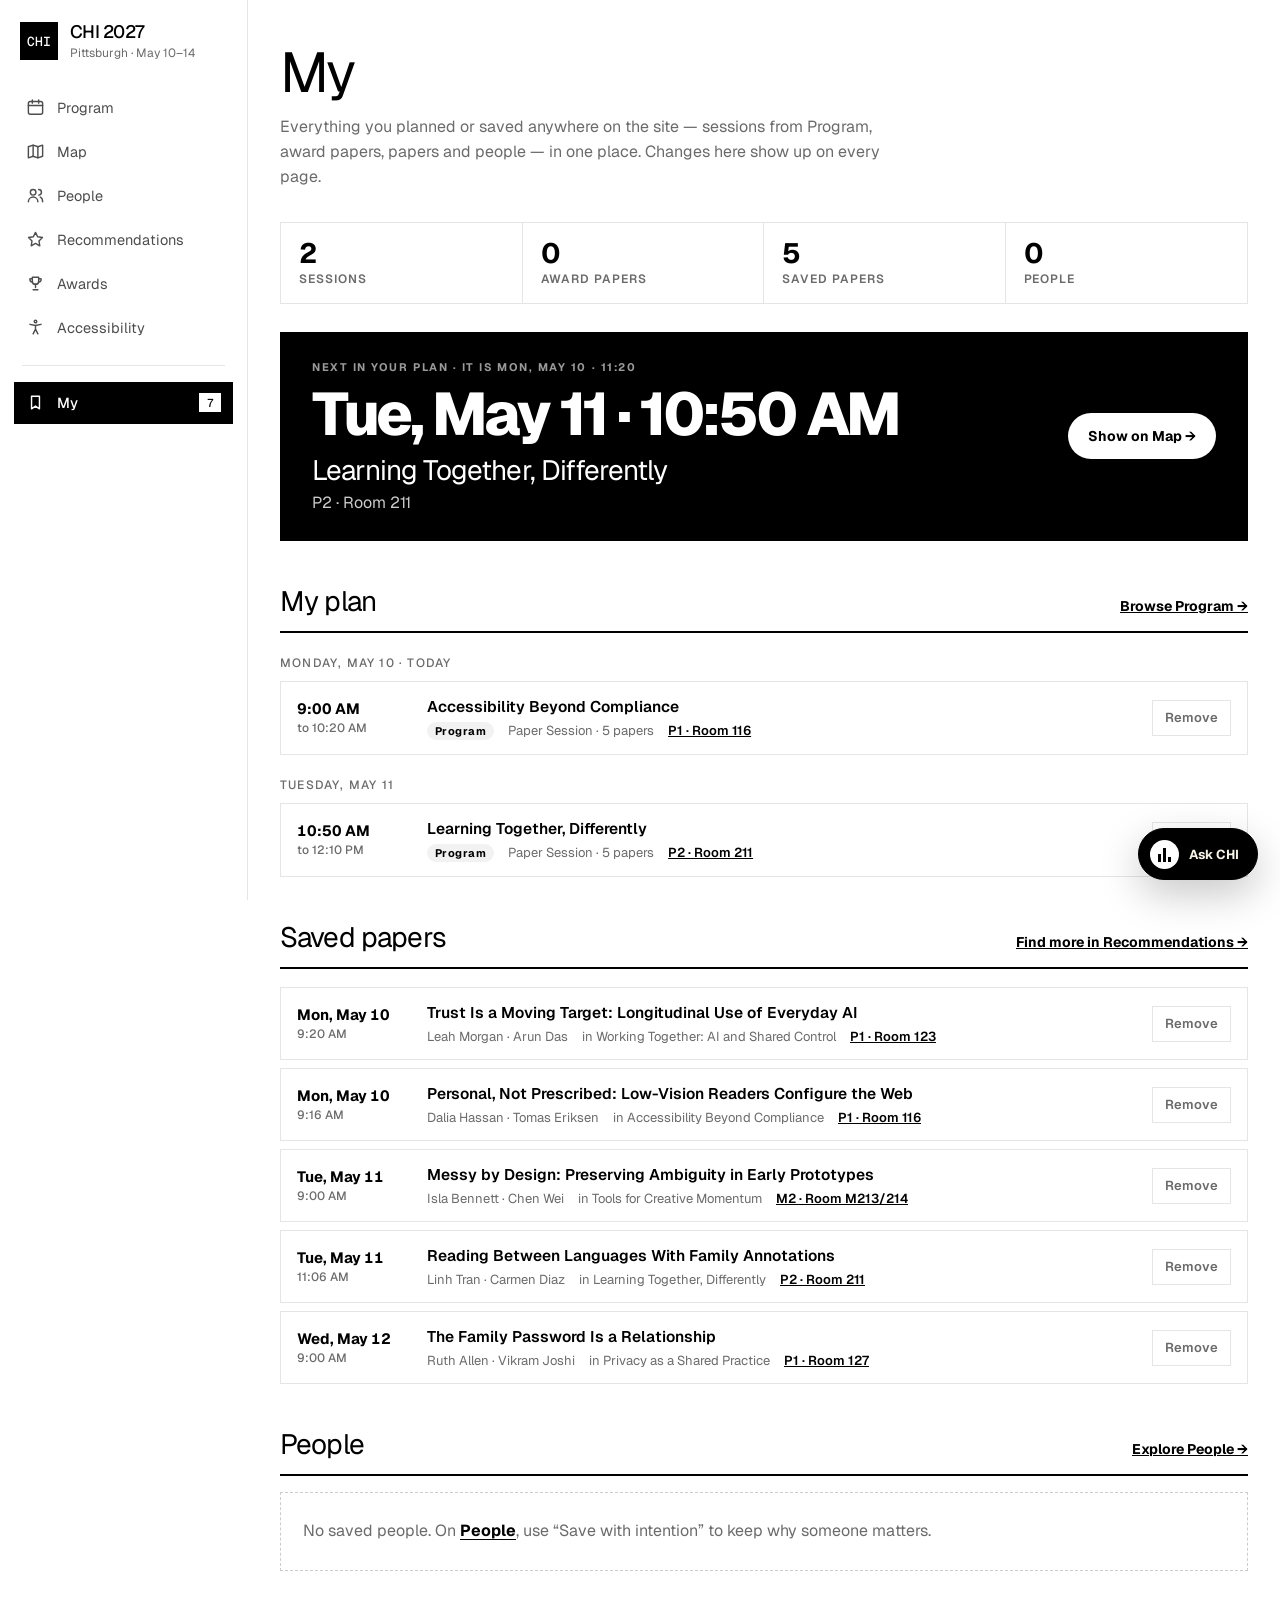
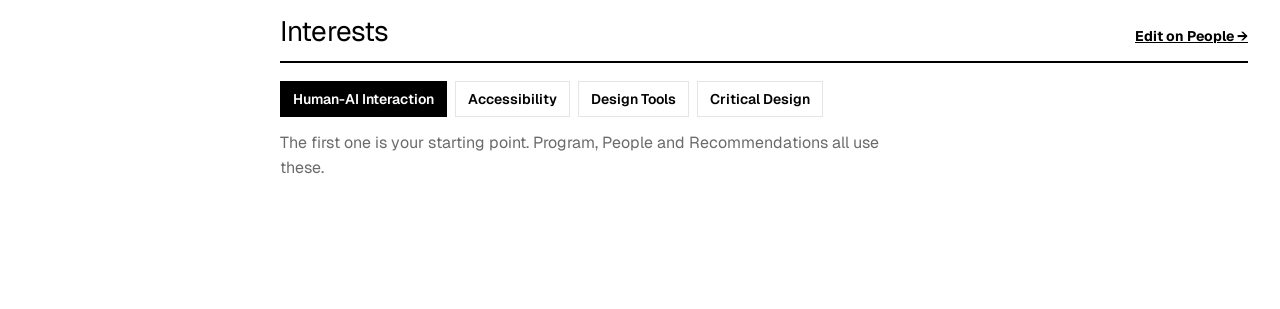
<file: chi_v2/my/index.html>
<!doctype html>
<html lang="en">
<head>
<meta charset="utf-8">
<meta name="viewport" content="width=device-width, initial-scale=1">
<title>My · CHI 2027</title>
<link rel="icon" href="../shared/favicon.svg" type="image/svg+xml">
<link rel="stylesheet" href="../shared/site.css">
<script src="../shared/data.js"></script>
<script src="../shared/awards-data.js"></script>
<style>
* { box-sizing: border-box; }
.my { width: min(1120px, calc(100% - 64px)); margin: 0 auto; padding: 44px 0 96px; }
.my h1 { margin: 0; font: 600 clamp(44px, 6vw, 72px)/1 var(--serif); letter-spacing: -.05em; }
.my-lede { margin: 14px 0 32px; max-width: 640px; color: var(--muted); font-size: 16px; line-height: 1.55; }
.my-stats { display: grid; grid-template-columns: repeat(4, 1fr); border: 1px solid var(--line); background: var(--card); margin-bottom: 28px; }
.my-stats a { display: grid; gap: 4px; padding: 16px 18px; border-right: 1px solid var(--line); color: inherit; text-decoration: none; }
.my-stats a:last-child { border-right: 0; }
.my-stats a:hover { background: #fff; }
.my-stats b { font: 700 28px/1 var(--serif); letter-spacing: -.03em; }
.my-stats span { color: var(--muted); font-size: 12px; font-weight: 600; letter-spacing: .08em; text-transform: uppercase; }

.next { display: grid; grid-template-columns: minmax(0, 1fr) auto; gap: 24px; align-items: center; margin-bottom: 44px; padding: 28px 32px; border-radius: 0; color: var(--cream); background: radial-gradient(120% 140% at 0% 0%, var(--deep-2), var(--deep) 60%); }
.next small { display: block; margin-bottom: 10px; color: #9a9a9a; font-size: 11px; font-weight: 700; letter-spacing: .14em; text-transform: uppercase; }
.next .clock { display: block; color: var(--lime); font: 800 clamp(40px, 5vw, 60px)/1 var(--serif); letter-spacing: -.05em; }
.next h2 { margin: 10px 0 6px; font: 700 clamp(20px, 2.4vw, 28px)/1.15 var(--serif); letter-spacing: -.03em; }
.next h2 a { color: inherit; text-decoration: none; }
.next h2 a:hover { text-decoration: underline; text-underline-offset: 4px; }
.next p { margin: 0; color: #cccccc; }
.next .go { display: inline-flex; align-items: center; gap: 8px; min-height: 46px; padding: 0 20px; border-radius: 99px; color: var(--deep); background: var(--lime); font: 700 14px/1 var(--serif); text-decoration: none; white-space: nowrap; }
.next.is-empty { grid-template-columns: 1fr; }

.sec { margin-top: 44px; }
.sec-head { display: flex; align-items: baseline; justify-content: space-between; gap: 16px; padding-bottom: 14px; border-bottom: 2px solid var(--ink); }
.sec-head h2 { margin: 0; font: 700 28px/1.1 var(--serif); letter-spacing: -.04em; }
.sec-head a { color: var(--accent); font-weight: 700; font-size: 14px; }
.day { margin-top: 22px; }
.day h3 { margin: 0 0 10px; color: var(--muted); font-size: 12px; font-weight: 700; letter-spacing: .1em; text-transform: uppercase; }
.rows { display: grid; gap: 8px; margin: 0; padding: 0; list-style: none; }
.row { display: grid; grid-template-columns: 112px minmax(0, 1fr) auto; gap: 18px; align-items: center; padding: 14px 16px; border: 1px solid var(--line); background: var(--card); }
.row.is-clash { border-color: var(--rust); box-shadow: inset 4px 0 0 var(--rust); }
.row .t { font: 700 15px/1.2 var(--serif); font-variant-numeric: tabular-nums; }
.row .t small { display: block; margin-top: 3px; color: var(--muted); font: 500 12px/1.2 var(--sans); }
.row .main a.title { color: var(--ink); font-weight: 600; font-size: 15.5px; text-decoration: none; }
.row .main a.title:hover { color: var(--accent); text-decoration: underline; text-underline-offset: 3px; }
.row .meta { display: flex; flex-wrap: wrap; gap: 6px 14px; margin-top: 5px; color: var(--muted); font-size: 13px; }
.row .meta a { color: var(--accent); font-weight: 600; }
.badge { display: inline-block; padding: 2px 8px; border-radius: 99px; font-size: 11px; font-weight: 700; letter-spacing: .04em; }
.badge.program { color: var(--accent); background: var(--accent-soft); }
.badge.award { color: var(--rust); background: var(--rust-soft); }
.badge.clash { color: #fff; background: var(--rust); }
.remove { min-height: 36px; padding: 0 12px; border: 1px solid var(--line); border-radius: 0; color: var(--muted); background: transparent; font: 600 13px/1 var(--sans); cursor: pointer; }
.remove:hover { color: var(--ink); border-color: var(--ink); }
.empty { padding: 26px 22px; border: 1px dashed #cccccc; color: var(--muted); background: transparent; line-height: 1.55; }
.empty a { color: var(--accent); font-weight: 700; }
.people-grid { display: grid; grid-template-columns: repeat(auto-fill, minmax(300px, 1fr)); gap: 12px; margin-top: 18px; }
.person { display: grid; gap: 8px; padding: 18px; border: 1px solid var(--line); background: var(--card); }
.person h3 { margin: 0; font: 700 18px/1.2 var(--serif); letter-spacing: -.02em; }
.person h3 a { color: inherit; text-decoration: none; }
.person h3 a:hover { color: var(--accent); }
.person p { margin: 0; color: var(--muted); font-size: 13.5px; line-height: 1.45; }
.person p b { color: var(--ink); font-weight: 600; }
.person .note { padding: 10px 12px; border-left: 3px solid var(--accent); background: #f5f5f5; color: var(--ink); }
.person .remove { justify-self: start; }
.interests { display: flex; flex-wrap: wrap; gap: 8px; margin-top: 18px; }
.interests span { padding: 8px 12px; border: 1px solid var(--line); background: var(--card); font-size: 14px; font-weight: 600; }
.interests span:first-child { color: var(--lime); background: var(--deep); border-color: var(--deep); }
@media (max-width: 760px) {
  .my { width: calc(100% - 32px); padding-top: 28px; }
  .my-stats { grid-template-columns: repeat(2, 1fr); }
  .my-stats a:nth-child(2) { border-right: 0; }
  .my-stats a:nth-child(-n+2) { border-bottom: 1px solid var(--line); }
  .next { grid-template-columns: 1fr; padding: 24px; }
  .row { grid-template-columns: 1fr auto; }
  .row .t { grid-column: 1 / -1; }
}
</style>
</head>
<body data-page="my">
<script src="../shared/shell.js"></script>
<main class="my" id="main" tabindex="-1">
  <h1>My</h1>
  <p class="my-lede">Everything you planned or saved anywhere on the site — sessions from Program, award papers, papers and people — in one place. Changes here show up on every page.</p>
  <div id="app"></div>
</main>
<script>
(function () {
  'use strict';
  var STORE = window.CHIStore;
  var app = document.getElementById('app');
  var esc = function (s) { return String(s == null ? '' : s).replace(/[&<>"']/g, function (c) { return { '&': '&amp;', '<': '&lt;', '>': '&gt;', '"': '&quot;', "'": '&#39;' }[c]; }); };
  var to24 = function (t) { if (/^\d{1,2}:\d{2}$/.test(t)) return t.padStart(5, '0'); var p = t.split(' '), hm = p[0].split(':').map(Number), h = hm[0]; if (p[1] === 'PM' && h !== 12) h += 12; if (p[1] === 'AM' && h === 12) h = 0; return String(h).padStart(2, '0') + ':' + String(hm[1]).padStart(2, '0'); };
  var dayLong = function (d) { return new Date(d + 'T12:00:00').toLocaleDateString('en-US', { weekday: 'long', month: 'long', day: 'numeric' }); };
  var dayShort = function (d) { return new Date(d + 'T12:00:00').toLocaleDateString('en-US', { weekday: 'short', month: 'short', day: 'numeric' }); };
  var mapLink = function (room) { return room ? '../map/?room=' + encodeURIComponent(room) : '../map/'; };
  var SESSIONS = {}; CHI.sessions.forEach(function (s) { SESSIONS[s.id] = s; });
  var PAPERS = {}; CHI.sessions.forEach(function (s) { s.contents.forEach(function (c) { PAPERS[c.id] = { paper: c, session: s }; }); });
  var AWARDS = {}; CHI_AWARDS.papers.forEach(function (p) { AWARDS[p.id] = p; });
  var titleCase = function (id) { return id.split('-').map(function (w) { return w.charAt(0).toUpperCase() + w.slice(1); }).join(' '); };

  function planItems() {
    var items = [];
    STORE.read('plan').forEach(function (id) {
      var s = SESSIONS[id]; if (!s) return;
      items.push({ kind: 'program', key: id, date: s.date, start: to24(s.startTime), end: to24(s.endTime), timeLabel: s.startTime, endLabel: s.endTime,
        title: s.title, href: '../program/?session=' + encodeURIComponent(id), room: s.room, sub: s.category + ' · ' + s.contents.length + ' papers' });
    });
    STORE.read('awards').forEach(function (id) {
      var p = AWARDS[id]; if (!p) return;
      items.push({ kind: 'award', key: id, date: p.date || '9999', start: p.start || '99:99', end: p.end || '99:99', timeLabel: p.start || 'TBA', endLabel: p.end || '',
        title: p.title, href: '../awards/?day=' + p.day + '#paper-' + encodeURIComponent(id), room: p.room, sub: 'Best Paper · ' + p.session });
    });
    items.sort(function (a, b) { return (a.date + a.start).localeCompare(b.date + b.start); });
    items.forEach(function (a) {
      a.clash = items.some(function (b) { return b !== a && b.date === a.date && a.date !== '9999' && b.start < a.end && a.start < b.end; });
    });
    return items;
  }

  function render() {
    var plan = planItems();
    var papers = STORE.read('papers').filter(function (id) { return PAPERS[id]; });
    var people = STORE.read('people') || {};
    var peopleIds = Object.keys(people);
    var interests = STORE.interests();
    var now = CHI.now.date + CHI.now.time;
    var next = plan.filter(function (i) { return i.date + i.start >= now && i.date !== '9999'; })[0];
    var html = '';

    html += '<nav class="my-stats" aria-label="Summary">' +
      '<a href="#plan"><b>' + plan.filter(function (i) { return i.kind === 'program'; }).length + '</b><span>Sessions</span></a>' +
      '<a href="#plan"><b>' + plan.filter(function (i) { return i.kind === 'award'; }).length + '</b><span>Award papers</span></a>' +
      '<a href="#papers"><b>' + papers.length + '</b><span>Saved papers</span></a>' +
      '<a href="#people"><b>' + peopleIds.length + '</b><span>People</span></a></nav>';

    if (next) {
      html += '<section class="next" aria-label="Next in your plan"><div><small>Next in your plan · it is ' + esc(CHI.now.label) + '</small>' +
        '<span class="clock">' + esc(next.date === CHI.now.date ? next.timeLabel : dayShort(next.date) + ' · ' + next.timeLabel) + '</span>' +
        '<h2><a href="' + next.href + '">' + esc(next.title) + '</a></h2><p>' + esc(next.room ? CHI.roomLabel(next.room) : 'Room to be announced') + '</p></div>' +
        '<a class="go" href="' + mapLink(next.room) + '">Show on Map →</a></section>';
    } else {
      html += '<section class="next is-empty"><div><small>Next in your plan</small><h2>Nothing coming up yet.</h2><p>Add sessions from Program or award papers from Awards.</p></div></section>';
    }

    html += '<section class="sec" id="plan" aria-labelledby="plan-h"><div class="sec-head"><h2 id="plan-h">My plan</h2><a href="../program/">Browse Program →</a></div>';
    if (!plan.length) {
      html += '<p class="empty">Your plan is empty. Open a session in <a href="../program/">Program</a> and choose “Add to My plan”, or add papers from <a href="../awards/">Awards</a>.</p>';
    } else {
      var days = [];
      plan.forEach(function (i) { if (days.indexOf(i.date) < 0) days.push(i.date); });
      days.forEach(function (d) {
        html += '<div class="day"><h3>' + (d === '9999' ? 'Not scheduled yet' : esc(dayLong(d)) + (d === CHI.now.date ? ' · Today' : '')) + '</h3><ul class="rows">';
        plan.filter(function (i) { return i.date === d; }).forEach(function (i) {
          html += '<li class="row' + (i.clash ? ' is-clash' : '') + '"><span class="t">' + esc(i.timeLabel) + (i.endLabel ? '<small>to ' + esc(i.endLabel) + '</small>' : '') + '</span>' +
            '<div class="main"><a class="title" href="' + i.href + '">' + esc(i.title) + '</a><div class="meta">' +
            '<span class="badge ' + i.kind + '">' + (i.kind === 'program' ? 'Program' : 'Award') + '</span>' +
            (i.clash ? '<span class="badge clash">Overlaps another item</span>' : '') +
            '<span>' + esc(i.sub) + '</span>' +
            (i.room ? '<a href="' + mapLink(i.room) + '">' + esc(CHI.roomLabel(i.room)) + '</a>' : '<span>Room to be announced</span>') + '</div></div>' +
            '<button class="remove" type="button" data-remove="' + (i.kind === 'program' ? 'plan' : 'awards') + '" data-id="' + esc(i.key) + '" aria-label="Remove ' + esc(i.title) + ' from My plan">Remove</button></li>';
        });
        html += '</ul></div>';
      });
    }
    html += '</section>';

    html += '<section class="sec" id="papers" aria-labelledby="papers-h"><div class="sec-head"><h2 id="papers-h">Saved papers</h2><a href="../people/#recommendations">Find more in Recommendations →</a></div>';
    if (!papers.length) {
      html += '<p class="empty">No saved papers. Use “Save paper” inside a session in <a href="../program/">Program</a>.</p>';
    } else {
      html += '<ul class="rows" style="margin-top:18px">' + papers.map(function (id) {
        var x = PAPERS[id], s = x.session;
        return '<li class="row"><span class="t">' + esc(dayShort(s.date)) + '<small>' + esc(x.paper.startTime) + '</small></span>' +
          '<div class="main"><a class="title" href="../program/?session=' + encodeURIComponent(s.id) + '">' + esc(x.paper.title) + '</a><div class="meta"><span>' + esc(x.paper.authors.join(' · ')) + '</span><span>in ' + esc(s.title) + '</span>' +
          '<a href="' + mapLink(s.room) + '">' + esc(CHI.roomLabel(s.room)) + '</a></div></div>' +
          '<button class="remove" type="button" data-remove="papers" data-id="' + esc(id) + '" aria-label="Remove ' + esc(x.paper.title) + ' from saved papers">Remove</button></li>';
      }).join('') + '</ul>';
    }
    html += '</section>';

    html += '<section class="sec" id="people" aria-labelledby="people-h"><div class="sec-head"><h2 id="people-h">People</h2><a href="../people/">Explore People →</a></div>';
    if (!peopleIds.length) {
      html += '<p class="empty">No saved people. On <a href="../people/">People</a>, use “Save with intention” to keep why someone matters.</p>';
    } else {
      html += '<div class="people-grid">' + peopleIds.map(function (id) {
        var p = people[id] || {}, name = p.name || titleCase(id);
        return '<article class="person"><h3><a href="../people/?person=' + encodeURIComponent(id) + '">' + esc(name) + '</a></h3>' +
          (p.affiliation ? '<p>' + esc(p.affiliation) + '</p>' : '') +
          '<p><b>Intention:</b> ' + esc(p.intention || '—') + '</p><p><b>Noticed at:</b> ' + esc(p.context || '—') + '</p>' +
          (p.note ? '<p class="note">' + esc(p.note) + '</p>' : '') +
          '<button class="remove" type="button" data-remove="people" data-id="' + esc(id) + '" aria-label="Remove ' + esc(name) + ' from saved people">Remove</button></article>';
      }).join('') + '</div>';
    }
    html += '</section>';

    html += '<section class="sec" aria-labelledby="int-h"><div class="sec-head"><h2 id="int-h">Interests</h2><a href="../people/">Edit on People →</a></div>' +
      '<div class="interests">' + interests.map(function (i) { return '<span>' + esc(i) + '</span>'; }).join('') + '</div>' +
      '<p class="my-lede" style="margin-top:14px">The first one is your starting point. Program, People and Recommendations all use these.</p></section>';

    app.innerHTML = html;
  }

  app.addEventListener('click', function (e) {
    var b = e.target.closest('[data-remove]'); if (!b) return;
    var list = b.getAttribute('data-remove'), id = b.getAttribute('data-id');
    if (list === 'people') { var p = STORE.read('people') || {}; delete p[id]; STORE.write('people', p); }
    else STORE.write(list, STORE.read(list).filter(function (x) { return x !== id; }));
    window.CHIShell.toast('Removed.');
  });
  window.addEventListener('chi-store', render);
  window.addEventListener('storage', render);
  window.addEventListener('pageshow', render);
  render();
})();
</script>
</body>
</html>
</file>
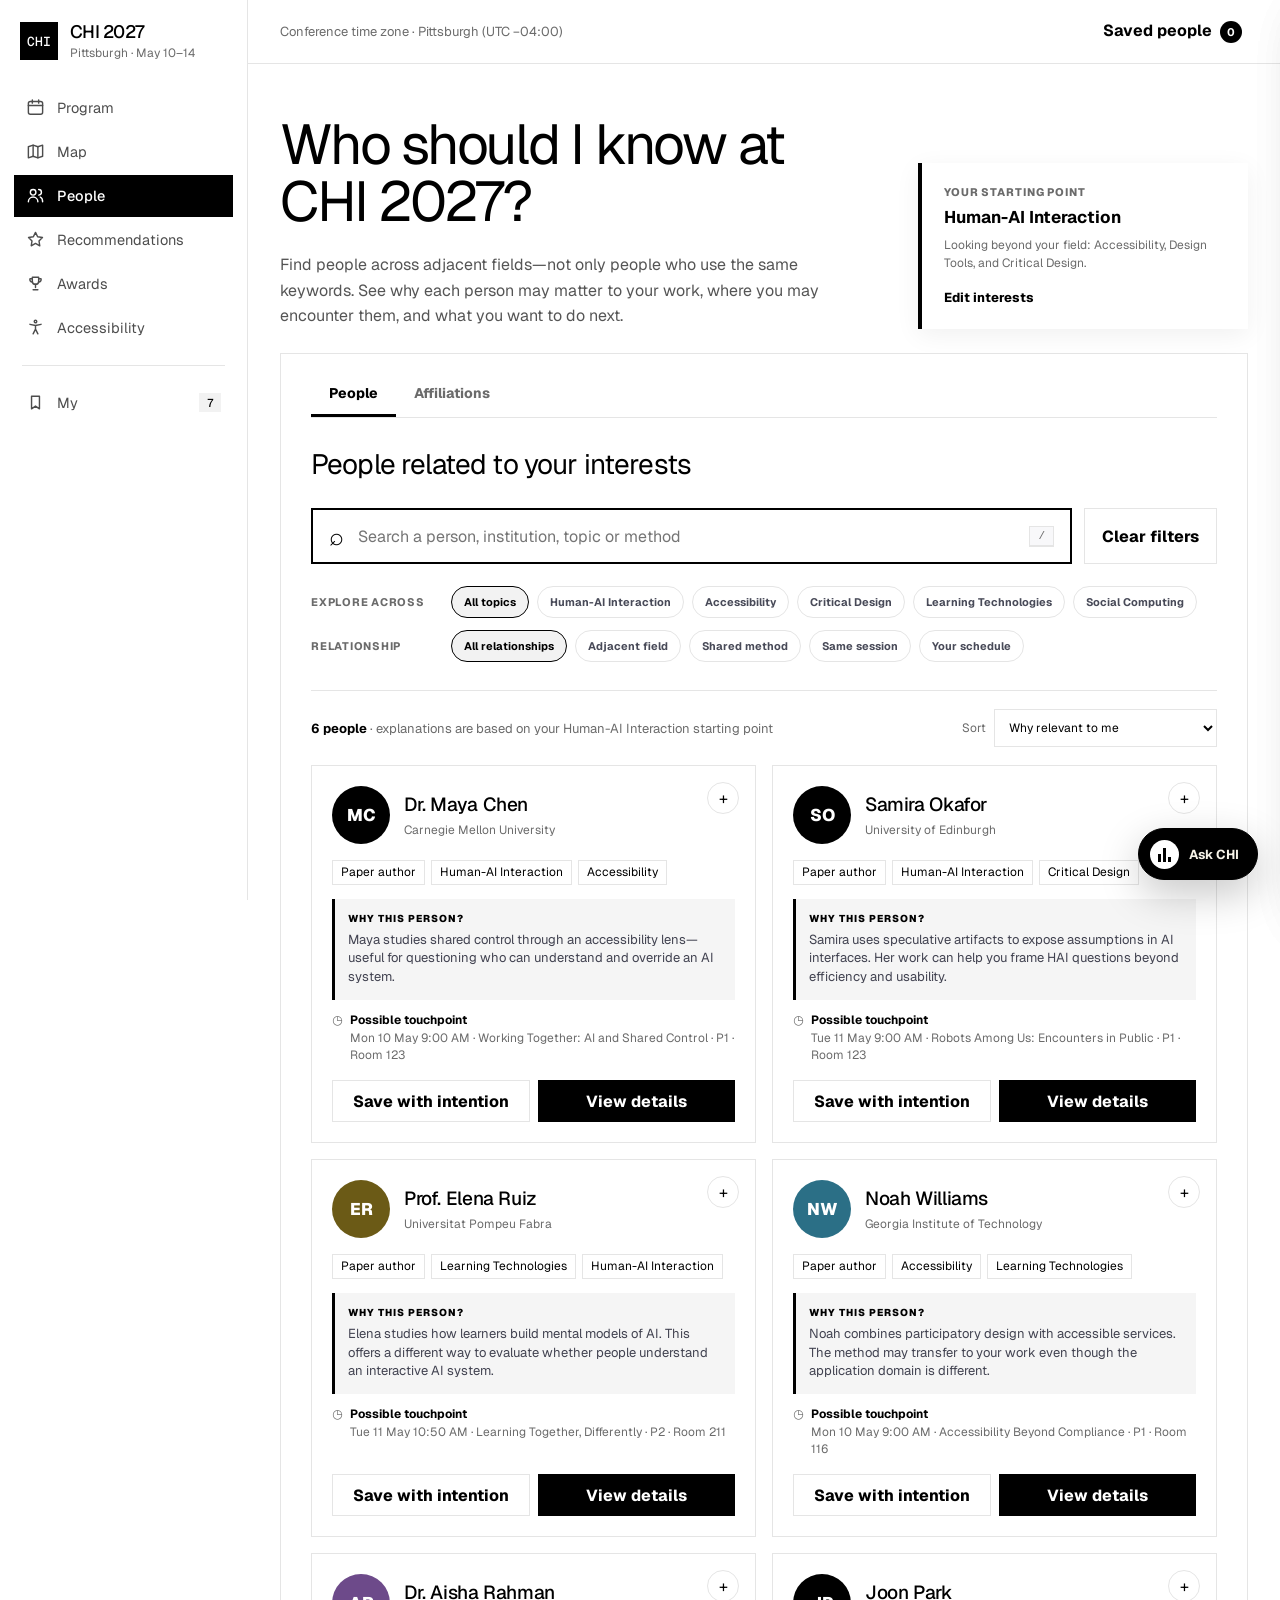
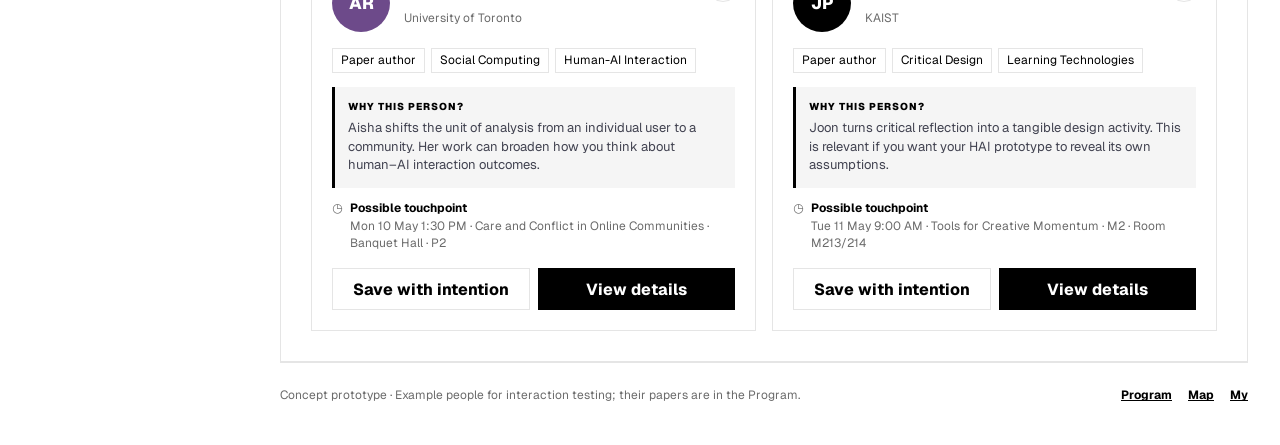
<file: chi_v2/people/index.html>
<!doctype html>
<html lang="en">
  <head>
    <meta charset="UTF-8" />
    <meta name="viewport" content="width=device-width, initial-scale=1.0" />
    <meta
      name="description"
      content="A CHI 2027 people-discovery prototype focused on meaningful conference connections."
    />
    <title>People · CHI 2027</title>
    <link rel="icon" href="../shared/favicon.svg" type="image/svg+xml" />
    <link rel="stylesheet" href="../shared/site.css" />
    <script src="../shared/data.js"></script>
    <style>
:root {
  /* aliases onto the shared site palette (shared/site.css) */
  --panel: #ffffff;
  --canvas: var(--paper);
  --purple: var(--accent);
  --purple-strong: var(--accent-strong);
  --purple-soft: var(--accent-soft);
  --navy: var(--deep);
  --green: #000000;
  --green-soft: #f2f2f2;
  --orange: var(--rust);
  --orange-soft: var(--rust-soft);
  --shadow: 0 18px 50px rgba(0,0,0, 0.13);
  font-family: var(--sans);
  color: var(--ink);
  background: var(--canvas);
}
h1, h2, h3 { font-family: var(--serif); }
.drawer-links { display: flex; flex-wrap: wrap; gap: 8px 18px; margin-top: 10px; }
.drawer-links a { color: var(--accent); font-weight: 700; font-size: 14px; }
.author-papers { display: grid; gap: 8px; margin: 10px 0 0; padding: 0; list-style: none; }
.author-papers a { display: grid; gap: 3px; padding: 12px 14px; border: 1px solid var(--line); background: #fff; text-decoration: none; }
.author-papers a:hover { border-color: var(--accent); }
.author-papers small { color: var(--muted); }
.drawer-actions a.secondary-button { display: inline-flex; align-items: center; text-decoration: none; }

* { box-sizing: border-box; }
[hidden] { display: none !important; }
html { scroll-behavior: smooth; }
body { margin: 0; min-width: 320px; background: var(--canvas); }
button, input, select, textarea { font: inherit; }
button, a { -webkit-tap-highlight-color: transparent; }
a { color: inherit; }
button { color: inherit; }
:focus-visible { outline: 3px solid rgba(0,0,0, .45); outline-offset: 3px; }

.app-shell { min-height: 100vh; }
.main-content { min-height: 100vh; }
.topbar { min-height: 64px; display: flex; align-items: center; justify-content: space-between; padding: 0 32px; border-bottom: 1px solid var(--line); background: rgba(255,255,255,.92); }
.topbar p { margin: 0; color: var(--muted); font-size: 13px; }
.topbar-actions { display: flex; align-items: center; gap: 14px; }
.text-button { border: 0; background: transparent; color: var(--purple-strong); font-weight: 700; text-decoration: none; cursor: pointer; }
.text-button span { display: inline-grid; place-items: center; min-width: 22px; height: 22px; margin-left: 4px; border-radius: 50%; color: #fff; background: var(--purple); font-size: 11px; }

.hero, .directory, .recommendation-hero, .recommendation-controls, .recommendation-section, .recommendation-learning, footer { width: min(1180px, calc(100% - 64px)); margin-inline: auto; }
.hero { padding: 52px 0 24px; }
.eyebrow, .section-kicker, .dialog-kicker, .panel-heading span { color: var(--purple-strong); font-size: 11px; font-weight: 850; letter-spacing: .13em; }
.hero-grid { display: grid; grid-template-columns: minmax(0, 1fr) 330px; gap: 60px; align-items: end; }
h1 { max-width: 760px; margin: 0; font-size: clamp(42px, 4.5vw, 64px); line-height: .98; letter-spacing: -.055em; font-weight: 720; }
.hero-copy { max-width: 760px; margin: 22px 0 0; color: #555555; font-size: 16px; line-height: 1.6; }
.interest-card { padding: 22px; border-left: 4px solid var(--purple); background: #fff; box-shadow: 0 6px 24px rgba(0,0,0, .06); }
.interest-card span { display: block; color: var(--muted); font-size: 11px; font-weight: 800; letter-spacing: .08em; text-transform: uppercase; }
.interest-card strong { display: block; margin-top: 7px; font-size: 17px; }
.interest-card p { margin: 8px 0 14px; color: var(--muted); font-size: 12px; line-height: 1.5; }
.interest-card button { border: 0; padding: 0; color: var(--purple-strong); background: transparent; font-size: 13px; font-weight: 750; cursor: pointer; }

.directory { padding: 30px; background: #fff; border: 1px solid var(--line); }
.directory-tabs { display: flex; border-bottom: 1px solid var(--line); margin: -12px 0 30px; }
.directory-tab { padding: 12px 18px; border: 0; border-bottom: 3px solid transparent; background: transparent; color: var(--muted); font-size: 14px; font-weight: 750; cursor: pointer; }
.directory-tab.active { color: var(--purple-strong); border-bottom-color: var(--purple); }
.directory-header { display: flex; justify-content: space-between; gap: 20px; align-items: end; }
.directory-header h2 { margin: 0; font-size: clamp(24px, 2.2vw, 32px); letter-spacing: -.035em; line-height: 1.1; }
.directory-header a { color: var(--purple-strong); font-weight: 750; font-size: 13px; }
.search-panel { display: flex; gap: 12px; margin-top: 28px; }
.search-box { flex: 1; min-height: 56px; display: flex; align-items: center; gap: 12px; padding: 0 16px; border: 2px solid var(--purple); background: #fff; }
.search-box span { color: var(--purple); font-size: 25px; }
.search-box input { flex: 1; min-width: 0; border: 0; outline: 0; color: var(--ink); background: transparent; }
.search-box kbd { padding: 3px 8px; border: 1px solid var(--line); border-bottom-width: 2px; color: var(--muted); background: #f8f8fa; font-size: 11px; }
.primary-button, .secondary-button { min-height: 42px; padding: 0 17px; border: 1px solid var(--navy); font-weight: 750; cursor: pointer; }
.primary-button { color: #fff; background: var(--navy); }
.primary-button:hover { background: var(--purple-strong); border-color: var(--purple-strong); }
.secondary-button { color: var(--ink); background: #fff; border-color: var(--line); }
.secondary-button:hover { border-color: var(--purple); color: var(--purple-strong); }
.filter-section { display: grid; grid-template-columns: 126px 1fr; gap: 14px; align-items: center; margin-top: 22px; }
.filter-section.compact { margin-top: 12px; }
.filter-label { color: var(--muted); font-size: 11px; font-weight: 750; text-transform: uppercase; letter-spacing: .07em; }
.filter-row { display: flex; flex-wrap: wrap; gap: 8px; }
.filter-chip { min-height: 32px; padding: 0 12px; border: 1px solid var(--line); border-radius: 999px; color: #484a58; background: #fff; font-size: 11px; font-weight: 700; cursor: pointer; }
.filter-chip:hover { border-color: #a9a4ef; }
.filter-chip.active { color: var(--purple-strong); border-color: var(--purple); background: var(--purple-soft); }
.results-toolbar { display: flex; align-items: center; justify-content: space-between; margin-top: 28px; padding-top: 18px; border-top: 1px solid var(--line); }
.results-toolbar p { margin: 0; color: var(--muted); font-size: 13px; }
.results-toolbar p strong { color: var(--ink); }
.affiliation-results-toolbar { justify-content: flex-start; }
.results-toolbar label { display: flex; align-items: center; gap: 8px; color: var(--muted); font-size: 12px; }
.results-toolbar select { min-height: 38px; padding: 0 32px 0 10px; border: 1px solid var(--line); color: var(--ink); background: #fff; }

.people-grid { display: grid; grid-template-columns: repeat(2, minmax(0, 1fr)); gap: 16px; margin-top: 18px; }
.person-card { position: relative; display: flex; flex-direction: column; min-height: 338px; padding: 20px; border: 1px solid var(--line); background: #fff; transition: transform .18s ease, border-color .18s ease, box-shadow .18s ease; }
.person-card:hover { transform: translateY(-2px); border-color: #b6b1ee; box-shadow: 0 12px 28px rgba(0,0,0, .08); }
.person-card.selected { border: 2px solid var(--purple); padding: 19px; }
.select-person { position: absolute; top: 16px; right: 16px; width: 32px; height: 32px; border: 1px solid var(--line); border-radius: 50%; background: #fff; cursor: pointer; }
.person-card.selected .select-person { color: #fff; border-color: var(--purple); background: var(--purple); }
.person-head { display: flex; gap: 14px; align-items: center; padding-right: 34px; }
.avatar { flex: 0 0 auto; width: 58px; height: 58px; display: grid; place-items: center; border-radius: 50%; color: #fff; background: var(--avatar, var(--purple)); font-size: 17px; font-weight: 820; }
.person-name { margin: 0; font-size: 19px; letter-spacing: -.02em; }
.affiliation { margin: 5px 0 0; color: var(--muted); font-size: 12px; }
.role-row { display: flex; flex-wrap: wrap; gap: 6px; margin-top: 16px; }
.tag { padding: 5px 8px; border-radius: 0; background: #f0f0f5; color: #555765; font-size: 10px; font-weight: 800; letter-spacing: .035em; text-transform: uppercase; }
.tag.role { color: var(--green); background: var(--green-soft); }
.why-card { margin-top: 14px; padding: 13px; border-left: 3px solid var(--purple); background: #f5f5f5; }
.why-card span { display: block; color: var(--purple-strong); font-size: 10px; font-weight: 850; letter-spacing: .1em; }
.why-card p { margin: 6px 0 0; color: #414250; font-size: 13px; line-height: 1.45; }
.touchpoint { display: flex; gap: 8px; align-items: start; margin: 12px 0 0; color: var(--muted); font-size: 12px; line-height: 1.45; }
.touchpoint b { color: var(--ink); }
.person-actions { display: flex; gap: 8px; margin-top: auto; padding-top: 16px; }
.person-actions button { flex: 1; }
.person-actions .save-quick.saved { color: var(--purple-strong); border-color: var(--purple); background: var(--purple-soft); }

.affiliation-grid { display: grid; grid-template-columns: repeat(2, minmax(0,1fr)); gap: 16px; margin-top: 18px; }
.affiliation-card { padding: 22px; border: 1px solid var(--line); background: #fff; }
.affiliation-card h3 { margin: 0; font-size: 20px; }
.affiliation-card p { color: var(--muted); font-size: 13px; line-height: 1.55; }
.affiliation-card button { padding: 0; border: 0; color: var(--purple-strong); background: transparent; font-weight: 750; cursor: pointer; }
.empty-state { padding: 54px; margin-top: 18px; text-align: center; border: 1px dashed #cccccc; background: #fafafa; }
.empty-state h3 { margin: 0; }
.empty-state p { color: var(--muted); }

.recommendation-hero { padding: 68px 0 36px; }
.recommendation-hero-grid { display: grid; grid-template-columns: minmax(0, 1fr) 330px; gap: 60px; align-items: end; margin-top: 18px; }
.recommendation-hero h1 { max-width: 690px; font-size: clamp(38px, 4vw, 56px); line-height: 1.02; }

.recommendation-controls { padding: 30px; border: 1px solid var(--line); background: #fff; }
.recommendation-controls h2, .recommendation-section h2, .recommendation-learning h2 { margin: 7px 0 0; font-size: clamp(24px, 2.3vw, 34px); line-height: 1.1; letter-spacing: -.035em; }
.recommendation-lenses { display: grid; grid-template-columns: repeat(3, 1fr); gap: 12px; margin-top: 24px; }
.recommendation-lens { min-height: 124px; display: grid; grid-template-columns: auto 1fr; grid-template-rows: auto 1fr; gap: 5px 12px; padding: 17px; border: 1px solid var(--line); background: #fff; text-align: left; cursor: pointer; }
.recommendation-lens:hover { border-color: #bdbdbd; }
.recommendation-lens.active { border: 2px solid var(--purple); padding: 16px; background: var(--purple-soft); }
.recommendation-lens span { grid-row: 1 / 3; color: var(--purple); font-size: 11px; font-weight: 850; }
.recommendation-lens b { align-self: end; font-size: 15px; }
.recommendation-lens small { color: var(--muted); line-height: 1.45; }
.recommendation-status { margin: 18px 0 0; color: var(--muted); font-size: 12px; }
.recommendation-filter-bar { display: grid; grid-template-columns: repeat(3, minmax(0, 1fr)) auto; gap: 12px; align-items: end; margin-top: 22px; padding-top: 22px; border-top: 1px solid var(--line); }
.recommendation-filter-bar label { display: grid; gap: 7px; color: var(--muted); font-size: 11px; font-weight: 750; text-transform: uppercase; letter-spacing: .06em; }
.recommendation-filter-bar select { width: 100%; min-height: 44px; padding: 0 34px 0 12px; border: 1px solid var(--line); color: var(--ink); background: #fff; text-transform: none; letter-spacing: 0; }
.recommendation-filter-bar button { min-height: 44px; }

.recommendation-section { padding: 62px 0 0; }
.recommendation-section + .recommendation-section { padding-top: 70px; }
.recommendation-section-head { display: flex; justify-content: space-between; gap: 20px; align-items: end; }
.recommendation-section-head h2 { max-width: 700px; }
.recommendation-section-head > a { color: var(--purple-strong); font-size: 13px; font-weight: 750; }
.recommendation-stay-note { margin: 0; color: var(--muted); font-size: 12px; }
.recommended-people-grid { display: grid; grid-template-columns: repeat(3, minmax(0, 1fr)); gap: 16px; margin-top: 26px; }
.recommendation-person-card { display: flex; flex-direction: column; min-height: 430px; padding: 22px; border: 1px solid var(--line); background: #fff; }
.recommendation-person-card .person-head { padding-right: 0; }
.recommendation-reason { margin-top: 18px; padding: 14px; border-left: 3px solid var(--purple); background: #f5f5f5; }
.recommendation-reason > span { color: var(--purple-strong); font-size: 10px; font-weight: 850; letter-spacing: .1em; }
.recommendation-reason p { margin: 7px 0 0; color: #444653; font-size: 13px; line-height: 1.52; }
.bridge-line { display: flex; gap: 7px; align-items: center; flex-wrap: wrap; margin-top: 14px; color: var(--muted); font-size: 11px; }
.bridge-line b { padding: 5px 8px; border: 1px solid var(--line); background: #fafafa; color: var(--ink); }
.recommendation-person-card .touchpoint { padding-top: 12px; border-top: 1px solid var(--line); }
.recommendation-actions { display: grid; grid-template-columns: 1fr 1fr; gap: 8px; margin-top: auto; padding-top: 16px; }
.recommendation-actions button { min-height: 40px; border: 1px solid var(--line); background: #fff; font-size: 11px; font-weight: 750; cursor: pointer; }
.recommendation-actions button:hover { border-color: var(--purple); color: var(--purple-strong); }
.recommendation-actions .primary-button { color: #fff; border-color: var(--navy); background: var(--navy); }
.recommendation-actions .primary-button:hover { color: #fff; background: var(--purple-strong); }
.recommendation-actions .saved-action, .recommendation-actions .liked-action { color: var(--purple-strong); border-color: var(--purple); background: var(--purple-soft); }
.recommendation-person-card.liked, .content-recommendation-card.liked { border-color: #9a9a9a; box-shadow: inset 0 3px 0 var(--purple); }
.recommendation-empty { grid-column: 1 / -1; padding: 32px; border: 1px dashed #cccccc; background: #fafafa; color: var(--muted); text-align: center; }

.recommended-content-grid { display: grid; grid-template-columns: 1fr 1fr; gap: 16px; margin-top: 26px; }
.content-recommendation-card { display: flex; flex-direction: column; min-height: 280px; padding: 22px; border: 1px solid var(--line); background: #fff; }
.content-type-row { display: flex; justify-content: space-between; gap: 12px; align-items: center; }
.content-type { padding: 6px 9px; color: #fff; background: var(--purple); font-size: 10px; font-weight: 850; letter-spacing: .08em; }
.content-type.session { background: var(--green); }
.content-type.talk { background: var(--orange); }
.content-lens { color: var(--muted); font-size: 11px; font-weight: 700; }
.content-recommendation-card h3 { margin: 20px 0 7px; font-size: 21px; line-height: 1.25; letter-spacing: -.02em; }
.content-title-button { padding: 0; border: 0; color: inherit; background: transparent; font-size: inherit; font-weight: 760; line-height: inherit; letter-spacing: inherit; text-align: left; cursor: pointer; }
.content-title-button:hover { color: var(--purple-strong); text-decoration: underline; text-underline-offset: 4px; }
.content-authors { margin: 0; color: var(--ink); font-size: 12px; font-weight: 750; }
.content-description { margin: 16px 0 0; color: #555555; font-size: 13px; line-height: 1.55; }
.content-recommendation-card .content-meta { margin: 0; color: var(--muted); font-size: 12px; }
.content-recommendation-card .content-why { margin: 18px 0; padding: 12px; background: #f5f5f5; color: #474856; font-size: 13px; line-height: 1.5; }
.content-recommendation-card .recommendation-actions { margin-top: auto; grid-template-columns: 1fr 1fr; }
.content-drawer-head { align-items: flex-start; }
.content-drawer-head .content-type { flex: 0 0 auto; margin-top: 5px; }
.content-resources { display: flex; flex-wrap: wrap; gap: 8px; margin-top: 15px; padding-top: 14px; border-top: 1px solid var(--line); }
.content-resources span { padding: 6px 8px; font-size: 10px; font-weight: 750; }
.content-resources .available { color: var(--green); background: var(--green-soft); }
.content-resources .unavailable { color: #757783; background: #eeeef2; }

.content-detail-page { width: min(1180px, calc(100% - 64px)); margin: 0 auto; padding: 34px 0 74px; }
.detail-back { padding: 0; border: 0; color: var(--purple-strong); background: transparent; font-weight: 750; cursor: pointer; }
.detail-hero { margin-top: 30px; padding: 42px; border: 1px solid var(--line); background: #fff; }
.detail-hero h1 { max-width: 940px; margin-top: 22px; font-size: clamp(38px, 4.2vw, 58px); }
.detail-authors { margin: 25px 0 0; font-size: 16px; font-weight: 780; }
.detail-meta { margin: 8px 0 0; color: var(--muted); font-size: 13px; }
.detail-reason { max-width: 760px; margin-top: 24px; padding: 17px; border-left: 4px solid var(--purple); background: var(--purple-soft); }
.detail-reason span { color: var(--purple-strong); font-size: 10px; font-weight: 850; letter-spacing: .1em; }
.detail-reason p { margin: 8px 0 0; color: #444653; font-size: 14px; line-height: 1.6; }
.detail-primary-actions { display: flex; flex-wrap: wrap; gap: 10px; margin-top: 26px; }
.saved-action { color: var(--purple-strong) !important; border-color: var(--purple) !important; background: var(--purple-soft) !important; }
.research-materials { margin-top: 24px; padding: 34px; color: #fff; background: var(--navy); }
.detail-section-heading h2, .detail-body-grid h2, .detail-related h2 { margin: 7px 0 0; font-size: clamp(24px, 2.3vw, 34px); letter-spacing: -.035em; line-height: 1.1; }
.research-materials .section-kicker { color: #aaa5ff; }
.research-materials h2 { color: #fff; }
.material-grid { display: grid; grid-template-columns: 1fr 1fr; gap: 14px; margin-top: 26px; }
.material-card { display: grid; grid-template-columns: auto 1fr; gap: 14px; align-items: start; min-height: 220px; padding: 24px; color: var(--ink); background: #fff; }
.material-icon { width: 48px; height: 48px; display: grid; place-items: center; color: #fff; background: var(--purple); font-size: 19px; }
.material-card span { color: var(--purple-strong); font-size: 10px; font-weight: 850; letter-spacing: .1em; }
.material-card h3 { margin: 7px 0 8px; font-size: 22px; }
.material-card p { margin: 0; color: var(--muted); font-size: 13px; line-height: 1.55; }
.material-card button { grid-column: 1 / -1; align-self: end; width: 100%; }
.material-card.unavailable-card { color: #777986; background: #e8e8ee; }
.material-card.unavailable-card .material-icon { background: #8c8e9a; }
.material-card button:disabled { border-color: #bcbec7; color: #747682; background: #d5d6dd; cursor: not-allowed; }
.detail-body-grid { display: grid; grid-template-columns: 1.35fr .65fr; gap: 18px; margin-top: 24px; }
.detail-copy, .session-summary { padding: 30px; border: 1px solid var(--line); background: #fff; }
.detail-copy > p:not(.section-kicker), .session-summary > p:not(.section-kicker) { color: var(--muted); font-size: 14px; line-height: 1.7; }
.session-summary { border-top: 4px solid var(--green); background: var(--green-soft); }
.detail-sessions { margin-top: 24px; padding: 34px; border: 1px solid var(--line); background: #fff; }
.detail-session-list { display: grid; gap: 12px; margin-top: 24px; }
.detail-session-card { border: 1px solid var(--line); background: #fff; }
.detail-session-card.open { border-color: var(--purple); box-shadow: inset 4px 0 0 var(--purple); }
.session-open { width: 100%; display: grid; grid-template-columns: 118px 1fr auto; gap: 16px; align-items: center; padding: 18px 20px; border: 0; background: transparent; text-align: left; cursor: pointer; }
.session-day { color: var(--green); font-size: 11px; font-weight: 850; letter-spacing: .04em; }
.session-open b, .session-open small { display: block; }
.session-open b { font-size: 17px; }
.session-open small { margin-top: 5px; color: var(--muted); font-size: 12px; }
.session-open i { color: var(--purple-strong); font-size: 12px; font-style: normal; font-weight: 750; }
.session-expanded { padding: 0 20px 20px 154px; }
.session-expanded dl { display: grid; grid-template-columns: 1fr 1fr; gap: 12px; margin: 0 0 18px; }
.session-expanded dl div { padding: 13px; background: #f5f5f5; }
.session-expanded dt { color: var(--purple-strong); font-size: 9px; font-weight: 850; letter-spacing: .1em; }
.session-expanded dd { margin: 5px 0 0; color: #494b5a; font-size: 12px; line-height: 1.45; }
.detail-copy, .session-card { padding: 34px; border: 1px solid var(--line); background: #fff; }
.detail-copy > p:not(.section-kicker), .session-card > p:not(.section-kicker) { color: #555555; font-size: 14px; line-height: 1.75; }
.session-card { border-top: 4px solid var(--green); }
.session-card button { width: 100%; margin-top: 18px; }
.detail-related { margin-top: 24px; padding: 34px; border: 1px solid var(--line); background: #fff; }
.detail-related-grid { display: grid; grid-template-columns: repeat(3, 1fr); gap: 12px; margin-top: 24px; }
.related-person { display: grid; grid-template-columns: auto 1fr; gap: 12px; align-items: center; padding: 16px; border: 1px solid var(--line); background: #fff; text-align: left; cursor: pointer; }
.related-person:hover { border-color: var(--purple); }
.related-person .avatar { width: 46px; height: 46px; font-size: 13px; }
.related-person b, .related-person small { display: block; }
.related-person small { margin-top: 3px; color: var(--muted); }
.related-person i { grid-column: 2; color: var(--purple-strong); font-size: 11px; font-style: normal; font-weight: 750; }

.recommendation-learning { display: grid; grid-template-columns: 1.2fr .8fr; gap: 70px; align-items: end; margin-top: 70px; margin-bottom: 70px; padding: 38px; color: #fff; background: var(--navy); }
.recommendation-learning span { color: #a9a4ff; font-size: 10px; font-weight: 850; letter-spacing: .13em; }
.recommendation-learning h2 { color: #fff; }
.recommendation-learning > p { margin: 0; color: #c9c9d6; font-size: 14px; line-height: 1.7; }

footer { display: flex; justify-content: space-between; gap: 20px; padding: 24px 0 42px; border-top: 1px solid var(--line); color: var(--muted); font-size: 12px; }
footer p { margin: 0; }
footer div { display: flex; flex-wrap: wrap; gap: 16px; }
footer a { color: var(--purple-strong); font-weight: 700; }

.drawer-backdrop { position: fixed; inset: 0; z-index: 60; background: rgba(0,0,0,.35); backdrop-filter: blur(2px); }
.profile-drawer, .saved-panel { position: fixed; inset: 0 0 0 auto; z-index: 70; width: min(520px, 100%); padding: 32px; overflow-y: auto; background: #fff; box-shadow: var(--shadow); transform: translateX(105%); transition: transform .25s ease; }
.profile-drawer.open, .saved-panel.open { transform: translateX(0); }
.close-button { width: 38px; height: 38px; display: grid; place-items: center; border: 1px solid var(--line); border-radius: 50%; background: #fff; font-size: 24px; cursor: pointer; }
.profile-drawer > .close-button { margin-left: auto; }
.drawer-profile-head { display: flex; gap: 16px; align-items: center; margin-top: 24px; }
.drawer-profile-head .avatar { width: 72px; height: 72px; font-size: 21px; }
.drawer-profile-head h2 { margin: 0; font-size: 28px; letter-spacing: -.035em; }
.drawer-section { padding: 22px 0; border-top: 1px solid var(--line); }
.drawer-section:first-of-type { margin-top: 24px; }
.drawer-section > span { color: var(--purple-strong); font-size: 10px; font-weight: 850; letter-spacing: .11em; }
.drawer-section h3 { margin: 7px 0 12px; font-size: 18px; }
.drawer-section p, .drawer-section li { color: #555555; font-size: 13px; line-height: 1.6; }
.drawer-section ul { padding-left: 18px; }
.drawer-network { display: grid; grid-template-columns: 1fr auto 1fr; gap: 8px; align-items: center; margin-top: 14px; }
.network-node { padding: 12px 8px; border: 1px solid var(--line); background: #fafafa; text-align: center; font-size: 11px; font-weight: 750; }
.drawer-actions { display: grid; grid-template-columns: 1fr 1fr; gap: 10px; padding-bottom: 28px; }
.drawer-actions a, .drawer-actions button { min-height: 46px; display: grid; place-items: center; text-decoration: none; }

.saved-panel { z-index: 80; background: #fbfbfe; }
.panel-heading { display: flex; justify-content: space-between; align-items: start; }
.panel-heading h2 { margin: 6px 0 0; font-size: 28px; letter-spacing: -.035em; }
.panel-intro { color: var(--muted); font-size: 13px; line-height: 1.55; }
.saved-item { padding: 18px; margin-top: 12px; border: 1px solid var(--line); background: #fff; }
.saved-item-head { display: flex; justify-content: space-between; gap: 12px; }
.saved-item h3 { margin: 0; font-size: 16px; }
.saved-item button { border: 0; color: #a13a3a; background: transparent; cursor: pointer; }
.saved-meta { display: grid; gap: 7px; margin-top: 12px; color: var(--muted); font-size: 12px; }
.saved-meta b { color: var(--ink); }
.saved-note { padding: 10px; margin-top: 10px; background: #f5f5f5; color: #454653; font-size: 12px; line-height: 1.5; }
.saved-empty { padding: 32px 20px; margin-top: 24px; border: 1px dashed #bdbeca; text-align: center; color: var(--muted); }

.save-dialog { width: min(640px, calc(100% - 28px)); max-height: calc(100vh - 28px); padding: 0; border: 0; color: var(--ink); box-shadow: var(--shadow); }
.save-dialog::backdrop { background: rgba(0,0,0,.55); backdrop-filter: blur(3px); }
.save-dialog form { position: relative; padding: 34px; }
.save-dialog .close-button { position: absolute; top: 24px; right: 24px; }
.save-dialog h2 { margin: 8px 0 6px; font-size: 28px; }
.save-dialog > form > p { margin: 0; color: var(--muted); }
.save-dialog fieldset { padding: 0; margin: 24px 0 0; border: 0; }
.save-dialog legend, .note-field { display: block; margin-bottom: 10px; font-size: 13px; font-weight: 780; }
.choice-grid { display: grid; grid-template-columns: 1fr 1fr; gap: 8px; }
.choice-option input { position: absolute; opacity: 0; pointer-events: none; }
.choice-option span { min-height: 44px; display: flex; align-items: center; padding: 10px 12px; border: 1px solid var(--line); color: #4d4f5b; font-size: 12px; cursor: pointer; }
.choice-option input:checked + span { color: var(--purple-strong); border-color: var(--purple); background: var(--purple-soft); }
.save-dialog select, .save-dialog textarea { width: 100%; border: 1px solid var(--line); background: #fff; }
.save-dialog select { min-height: 46px; padding: 0 12px; }
.note-field { margin-top: 22px; }
.note-field textarea { display: block; margin-top: 10px; padding: 12px; resize: vertical; }
.dialog-actions { display: flex; justify-content: flex-end; gap: 10px; margin-top: 24px; }

.interest-dialog { width: min(900px, calc(100% - 28px)); min-height: min(600px, calc(100vh - 28px)); overflow-y: auto; }
.interest-dialog form { padding-block: 26px; }
.interest-dialog fieldset { margin-top: 18px; }
.interest-dialog .dialog-actions { position: sticky; bottom: 0; z-index: 2; padding: 14px 0 2px; margin-top: 16px; background: #fff; box-shadow: 0 -10px 18px rgba(255,255,255,.94); }
.interest-dialog input[type="text"] { width: 100%; min-height: 46px; padding: 0 12px; border: 1px solid var(--line); color: var(--ink); background: #fff; }
.interest-custom-field { display: grid; gap: 8px; margin-top: 12px; color: var(--muted); font-size: 12px; font-weight: 700; }
.fieldset-help { margin: -2px 0 12px; color: var(--muted); font-size: 12px; line-height: 1.5; }
.interest-dropdown { position: relative; }
.interest-dropdown-trigger { width: 100%; min-height: 48px; display: flex; align-items: center; justify-content: space-between; gap: 18px; padding: 0 14px; border: 1px solid #c9cad2; color: var(--ink); background: #f2f2f3; text-align: left; font: inherit; cursor: pointer; }
.interest-dropdown-trigger span { min-width: 0; overflow: hidden; text-overflow: ellipsis; white-space: nowrap; }
.interest-dropdown-trigger i { font-style: normal; font-size: 20px; transition: transform .18s ease; }
.interest-dropdown-trigger[aria-expanded="true"] { border-color: #bdbdbd; outline: 3px solid rgba(0,0,0,.18); }
.interest-dropdown-trigger[aria-expanded="true"] i { transform: rotate(180deg); }
.interest-dropdown-menu { position: absolute; top: calc(100% + 6px); left: 0; right: 0; z-index: 20; max-height: 260px; overflow-y: auto; padding: 8px 0; border: 1px solid #bfc0c5; border-radius: 0; background: #e6e6e6; box-shadow: 0 16px 32px rgba(0,0,0,.22); }
.interest-menu-option { position: relative; display: block; }
.interest-menu-option input { position: absolute; opacity: 0; pointer-events: none; }
.interest-menu-option span { min-height: 46px; display: flex; align-items: center; gap: 10px; padding: 8px 18px; color: #27272b; background: transparent; cursor: pointer; }
.interest-menu-option span::before { content: ""; flex: 0 0 18px; width: 18px; text-align: center; font-size: 18px; font-weight: 800; }
.interest-menu-option:hover span { background: #d8d8d8; }
.interest-menu-option input:focus-visible + span { outline: 3px solid rgba(0,0,0,.22); outline-offset: -3px; }
.interest-menu-option input:checked + span::before { content: "✓"; }
.interest-menu-option input:disabled + span { color: #999aa2; background: #ededed; cursor: not-allowed; }
.interest-menu-done { position: sticky; bottom: -8px; width: 100%; min-height: 44px; border: 0; border-top: 1px solid #c8c8c8; color: var(--ink); background: #f5f5f5; font-weight: 800; cursor: pointer; }
.interest-menu-done:hover { background: #fff; }
.custom-interest-entry { display: grid; gap: 8px; margin-top: 16px; }
.custom-interest-entry > label { color: var(--ink); font-size: 13px; font-weight: 780; }
.custom-interest-entry > div { display: grid; grid-template-columns: 1fr auto; gap: 8px; }
.custom-interest-list { display: flex; flex-wrap: wrap; gap: 8px; margin-top: 12px; }
.custom-interest-tag { display: inline-flex; align-items: center; gap: 8px; min-height: 34px; padding: 6px 8px 6px 11px; border: 1px solid #bdbdbd; border-radius: 999px; color: var(--purple-strong); background: var(--purple-soft); font-size: 12px; font-weight: 700; }
.custom-interest-tag button { width: 22px; height: 22px; padding: 0; border: 0; border-radius: 50%; color: var(--purple-strong); background: rgba(0,0,0,.1); cursor: pointer; }

.compare-bar { position: fixed; left: calc(274px + 50%); bottom: 22px; z-index: 50; transform: translateX(-50%); min-width: 520px; display: flex; align-items: center; gap: 14px; padding: 12px 14px; color: #fff; background: var(--navy); box-shadow: var(--shadow); }
.compare-bar p { margin: 0 auto 0 0; font-size: 13px; }
.compare-bar > button:not(.primary-button) { border: 0; color: #cbcbd7; background: transparent; cursor: pointer; }
.compare-bar .primary-button { border-color: #fff; }
.toast { position: fixed; right: 24px; bottom: 24px; z-index: 110; max-width: 360px; padding: 14px 18px; color: #fff; background: var(--navy); box-shadow: var(--shadow); opacity: 0; pointer-events: none; transform: translateY(12px); transition: .2s ease; font-size: 13px; }
.toast.show { opacity: 1; transform: translateY(0); }

@media (max-width: 1050px) {
  .sidebar { position: static; width: 100%; min-height: auto; padding-bottom: 10px; }
  .brand-block { border-bottom: 0; }
  .primary-nav, .secondary-nav { display: flex; overflow-x: auto; padding: 6px 0; }
  .primary-nav a, .secondary-nav a, .nav-item { flex: 0 0 auto; width: auto; min-height: 40px; border-left: 0; border-bottom: 3px solid transparent; }
  .nav-item.active { border-bottom-color: var(--purple); }
  .nav-separator, .sidebar-note { display: none; }
  .main-content { margin-left: 0; }
  .compare-bar { left: 50%; }
}

@media (max-width: 760px) {
  .topbar { padding: 0 18px; }
  .topbar p { display: none; }
  .topbar-actions { margin-left: auto; }
  .hero, .directory, .recommendation-hero, .recommendation-controls, .recommendation-section, .recommendation-learning, footer { width: min(100% - 28px, 1180px); }
  .hero { padding-top: 44px; }
  .hero-grid { grid-template-columns: 1fr; gap: 24px; }
  .recommendation-hero-grid, .recommendation-learning { grid-template-columns: 1fr; gap: 26px; }
  .recommendation-hero-grid > *, .recommendation-section-head > * { min-width: 0; }
  .recommendation-lenses, .recommended-people-grid, .recommended-content-grid, .recommendation-filter-bar, .material-grid, .detail-body-grid, .detail-related-grid { grid-template-columns: 1fr; }
  .recommendation-section-head { align-items: start; flex-direction: column; }
  .content-recommendation-card .recommendation-actions { grid-template-columns: 1fr; }
  .content-detail-page { width: min(100% - 28px, 1180px); }
  .detail-hero, .research-materials, .detail-copy, .session-summary, .detail-sessions, .detail-related { padding: 24px 18px; }
  .session-open { grid-template-columns: 1fr; }
  .session-open i { margin-top: 6px; }
  .session-expanded { padding: 0 16px 18px; }
  .session-expanded dl { grid-template-columns: 1fr; }
  h1 { font-size: 38px; overflow-wrap: anywhere; }
  .directory { padding: 22px 16px; }
  .directory-header, .results-toolbar, footer { align-items: start; flex-direction: column; }
  .search-panel { flex-direction: column; }
  .filter-section { grid-template-columns: 1fr; gap: 8px; }
  .people-grid, .affiliation-grid { grid-template-columns: 1fr; }
  .choice-grid { grid-template-columns: 1fr; }
  .custom-interest-entry > div { grid-template-columns: 1fr; }
  .compare-bar { width: calc(100% - 24px); min-width: 0; bottom: 12px; }
  .compare-bar .primary-button { padding-inline: 10px; }
}

@media (prefers-reduced-motion: reduce) {
  *, *::before, *::after { scroll-behavior: auto !important; transition: none !important; }
}

</style>
  </head>
  <body data-page="people">
    <script src="../shared/shell.js"></script>
    <div class="app-shell">

      <main class="main-content" id="main" tabindex="-1">
        <header class="topbar">
          <p>Conference time zone · Pittsburgh (UTC −04:00)</p>
          <div class="topbar-actions">
            <button id="showSavedTop" class="text-button" type="button">Saved people <span id="savedCountTop">0</span></button>
          </div>
        </header>

        <div id="peopleView">
        <section class="hero" aria-labelledby="page-title">
          <div class="hero-grid">
            <div>
              <h1 id="page-title">Who should I know at CHI 2027?</h1>
              <p class="hero-copy">
                Find people across adjacent fields—not only people who use the same keywords. See why each person may
                matter to your work, where you may encounter them, and what you want to do next.
              </p>
            </div>
            <div class="interest-card">
              <span>Your starting point</span>
              <strong id="startingPointValue">Human-AI Interaction</strong>
              <p id="exploreInterestsCopy">Looking beyond your field: Accessibility, Design Tools and Critical Design.</p>
              <button id="editInterests" type="button" aria-haspopup="dialog">Edit interests</button>
            </div>
          </div>
        </section>

        <section class="directory" aria-labelledby="directory-title">
          <div class="directory-tabs" role="tablist" aria-label="Directory type">
            <button id="peopleTab" class="directory-tab active" role="tab" aria-selected="true" type="button">People</button>
            <button id="affiliationsTab" class="directory-tab" role="tab" aria-selected="false" type="button">Affiliations</button>
          </div>

          <div class="directory-header">
            <div>
              <h2 id="directory-title">People related to your interests</h2>
            </div>
          </div>

          <div id="peopleSearchPanel" class="search-panel">
            <label class="search-box" for="searchInput">
              <span aria-hidden="true">⌕</span>
              <input id="searchInput" type="search" placeholder="Search a person, institution, topic or method" autocomplete="off" />
              <kbd>/</kbd>
            </label>
            <button id="clearFilters" class="secondary-button" type="button">Clear filters</button>
          </div>

          <div id="affiliationSearchPanel" class="search-panel" hidden>
            <label class="search-box" for="affiliationSearchInput">
              <span aria-hidden="true">⌕</span>
              <input id="affiliationSearchInput" type="search" placeholder="Search an institution or research community" autocomplete="off" />
              <kbd>/</kbd>
            </label>
            <button id="clearAffiliationSearch" class="secondary-button" type="button">Clear search</button>
          </div>

          <div class="filter-section">
            <span class="filter-label">Explore across</span>
            <div id="topicFilters" class="filter-row" aria-label="Topic filters"></div>
          </div>
          <div class="filter-section compact">
            <span class="filter-label">Relationship</span>
            <div id="relationFilters" class="filter-row" aria-label="Relationship filters"></div>
          </div>

          <div class="results-toolbar">
            <p id="resultSummary" aria-live="polite"></p>
            <label>Sort
              <select id="sortSelect">
                <option value="relevance">Why relevant to me</option>
                <option value="session">Next conference touchpoint</option>
                <option value="name">Name A–Z</option>
              </select>
            </label>
          </div>

          <div id="affiliationResultsToolbar" class="results-toolbar affiliation-results-toolbar" hidden>
            <p id="affiliationSummary" aria-live="polite"></p>
          </div>

          <div id="peopleGrid" class="people-grid" aria-live="polite"></div>
          <div id="affiliationGrid" class="affiliation-grid" aria-live="polite" hidden></div>
          <div id="affiliationEmptyState" class="empty-state" hidden>
            <h3>No matching affiliation yet</h3>
            <p>Try an institution name or a research topic such as Accessibility or Learning Technologies.</p>
          </div>
          <div id="emptyState" class="empty-state" hidden>
            <h3>No exact match yet</h3>
            <p>Try a neighboring topic or clear one of your relationship filters.</p>
          </div>
        </section>

        </div>

        <div id="recommendationsView" hidden>
          <section class="recommendation-hero" aria-labelledby="recommendations-title">
            <div class="eyebrow">PERSONALIZED DISCOVERY · EXPLAINABLE RECOMMENDATIONS</div>
            <div class="recommendation-hero-grid">
              <div>
                <h1 id="recommendations-title">Recommendations with reasons.</h1>
                <p class="hero-copy">
                  Discover people, papers and sessions outside your immediate field—while seeing the exact bridge
                  between each recommendation and your <span id="recommendationsInterestText">Human-AI Interaction</span> interests.
                </p>
              </div>
              <aside class="interest-card" aria-label="Recommendation interests">
                <span>Your starting point</span>
                <strong id="recommendationPrimaryInterest">Human-AI Interaction</strong>
                <p id="recommendationExploreCopy">Looking beyond your field: Accessibility, Design Tools and Critical Design.</p>
                <button id="editRecommendationInterests" type="button" aria-haspopup="dialog">Edit interests</button>
              </aside>
            </div>
          </section>

          <section class="recommendation-controls" aria-labelledby="recommendation-controls-title">
            <div>
              <p id="recommendation-controls-title" class="section-kicker">CHOOSE HOW TO DISCOVER</p>
            </div>
            <div id="recommendationCategories" class="recommendation-lenses" aria-label="Recommendation categories">
              <button class="recommendation-lens active" type="button" data-category="Trending"><span>01</span><b>Trending</b><small>What the CHI community is paying attention to now</small></button>
              <button class="recommendation-lens" type="button" data-category="Explore by Topic"><span>02</span><b>Explore by Topic</b><small>Browse research areas intentionally</small></button>
              <button class="recommendation-lens" type="button" data-category="Related to My Interests"><span>03</span><b>Related to My Interests</b><small>Explainable matches to your selected interests</small></button>
            </div>
            <div class="recommendation-filter-bar" aria-label="Recommendation filters">
              <label>Research topic<select id="recommendationTopic"><option>All topics</option><option>Human-AI Interaction</option><option>Accessibility</option><option>Critical Design</option><option>Learning Technologies</option><option>Social Computing</option></select></label>
              <label>Content type<select id="recommendationType"><option>All types</option><option>Paper</option><option>Session</option><option>Talk</option></select></label>
              <label>Date<select id="recommendationDate"><option>All dates</option><option>Mon 10 May</option><option>Tue 11 May</option><option>Wed 12 May</option></select></label>
              <button id="clearRecommendationFilters" class="secondary-button" type="button">Clear filters</button>
            </div>
            <p id="recommendationStatus" class="recommendation-status" aria-live="polite"></p>
          </section>

          <section class="recommendation-section recommendation-content-section" aria-labelledby="papers-sessions-title">
            <div class="recommendation-section-head">
              <div><p id="papers-sessions-title" class="section-kicker">PAPERS, TALKS & SESSIONS</p></div>
              <button id="resetRecommendationFeedback" class="secondary-button" type="button">Reset feedback</button>
            </div>
            <div id="recommendedContentGrid" class="recommended-content-grid"></div>
          </section>

          <section class="recommendation-section" aria-labelledby="people-to-meet-title">
            <div class="recommendation-section-head">
              <div><p id="people-to-meet-title" class="section-kicker">RELATED PEOPLE</p></div>
              <p class="recommendation-stay-note">People remain connected to topics and sessions</p>
            </div>
            <div id="recommendedPeopleGrid" class="recommended-people-grid"></div>
          </section>

          <section class="recommendation-learning" aria-labelledby="recommendation-learning-title">
            <div><span>FEEDBACK LOOP</span><h2 id="recommendation-learning-title">The system should learn without becoming a black box.</h2></div>
            <p>“More like this” strengthens the visible recommendation lens. “Not relevant” removes an item and explains what changed. You stay in control of the recommendation logic.</p>
          </section>
        </div>

        <div id="contentDetailView" hidden>
          <section id="contentDetail" class="content-detail-page" aria-live="polite"></section>
        </div>

        <footer>
          <p>Concept prototype · Example people for interaction testing; their papers are in the Program.</p>
          <div>
            <a href="../program/">Program</a>
            <a href="../map/">Map</a>
            <a href="../my/">My</a>
          </div>
        </footer>
      </main>
    </div>

    <div id="drawerBackdrop" class="drawer-backdrop" hidden></div>
    <aside id="profileDrawer" class="profile-drawer" aria-labelledby="drawerName" aria-hidden="true">
      <button id="closeDrawer" class="close-button" type="button" aria-label="Close details">×</button>
      <div id="drawerContent"></div>
    </aside>

    <aside id="savedPanel" class="saved-panel" aria-labelledby="savedPanelTitle" aria-hidden="true">
      <div class="panel-heading">
        <div><span>MY PEOPLE</span><h2 id="savedPanelTitle">Saved with intention</h2></div>
        <button id="closeSaved" class="close-button" type="button" aria-label="Close saved people">×</button>
      </div>
      <p class="panel-intro">Remember why you saved someone and what you want to do after the conference moment.</p>
      <div id="savedList"></div>
    </aside>

    <dialog id="interestDialog" class="save-dialog interest-dialog">
      <form id="interestForm" method="dialog">
        <button id="closeInterestDialog" class="close-button" type="button" aria-label="Close interests dialog">×</button>
        <span class="dialog-kicker">YOUR RESEARCH INTERESTS</span>
        <h2>Personalize discovery</h2>
        <p>Choose your current direction and the areas you want CHI to help you explore. You can change these at any time.</p>

        <fieldset>
          <legend>Your main research direction</legend>
          <p class="fieldset-help">Select one direction as your current starting point.</p>
          <div class="interest-dropdown">
            <button id="primaryInterestTrigger" class="interest-dropdown-trigger" type="button" aria-expanded="false" aria-controls="primaryInterestOptions">
              <span id="primaryInterestTriggerText">Choose a direction</span><i aria-hidden="true">⌄</i>
            </button>
            <div id="primaryInterestOptions" class="interest-dropdown-menu" role="radiogroup" aria-label="Your main research direction" hidden></div>
          </div>
          <label id="customPrimaryField" class="interest-custom-field" hidden>Enter your direction
            <input id="customPrimaryInterest" type="text" maxlength="60" placeholder="Example: AI for creative practice" />
          </label>
        </fieldset>

        <fieldset>
          <legend>Directions you want to explore</legend>
          <p class="fieldset-help">Select any that interest you, then add your own if it is not listed.</p>
          <div class="interest-dropdown">
            <button id="exploreInterestTrigger" class="interest-dropdown-trigger" type="button" aria-expanded="false" aria-controls="exploreInterestOptions">
              <span id="exploreInterestTriggerText">Choose directions</span><i aria-hidden="true">⌄</i>
            </button>
            <div id="exploreInterestOptions" class="interest-dropdown-menu" role="group" aria-label="Directions you want to explore" hidden></div>
          </div>
          <div class="custom-interest-entry">
            <label for="customExploreInput">Add another direction</label>
            <div>
              <input id="customExploreInput" type="text" maxlength="60" placeholder="Type a research direction" />
              <button id="addCustomExplore" class="secondary-button" type="button">Add</button>
            </div>
          </div>
          <div id="customExploreList" class="custom-interest-list" aria-live="polite"></div>
        </fieldset>

        <div class="dialog-actions">
          <button id="cancelInterestEdit" class="secondary-button" type="button">Cancel</button>
          <button class="primary-button" type="submit">Save interests</button>
        </div>
      </form>
    </dialog>

    <dialog id="saveDialog" class="save-dialog">
      <form id="saveForm" method="dialog">
        <button id="closeSaveDialog" class="close-button" type="button" aria-label="Close save dialog">×</button>
        <span class="dialog-kicker">SAVE WITH INTENTION</span>
        <h2 id="saveDialogTitle">Save this person</h2>
        <p>Give this connection enough context to be useful later.</p>

        <fieldset>
          <legend>Why are you saving them?</legend>
          <div id="intentionOptions" class="choice-grid"></div>
        </fieldset>
        <fieldset>
          <legend>Where did you notice them? <small>(optional)</small></legend>
          <select id="contextSelect">
            <option value="">Not sure yet</option>
            <option>Paper presentation</option>
            <option>Poster session</option>
            <option>Workshop</option>
            <option>Recommendation</option>
            <option>Shared research topic</option>
          </select>
        </fieldset>
        <label class="note-field">Private note
          <textarea id="privateNote" rows="3" placeholder="Example: Ask how their accessibility framework might change my HAI study."></textarea>
        </label>
        <div class="dialog-actions">
          <button id="cancelSave" class="secondary-button" type="button">Cancel</button>
          <button class="primary-button" type="submit">Save person</button>
        </div>
      </form>
    </dialog>

    <div id="compareBar" class="compare-bar" hidden>
      <p><b id="selectedCount">0</b> people selected</p>
      <button id="clearSelection" type="button">Clear</button>
      <button id="viewSelected" class="primary-button" type="button">View selected details</button>
    </div>
    <div id="toast" class="toast" role="status" aria-live="polite"></div>

    <script>
// Storage can be unavailable (private modes, embedded previews); the page still works without it.
function lsGet(key) { try { return localStorage.getItem(key); } catch (e) { return null; } }
function lsSet(key, value) { try { localStorage.setItem(key, value); } catch (e) { /* ignore */ } }
// ---------- People and recommendations are tied to real Program papers (shared/data.js) ----------
const STORE = window.CHIStore;
const SESSIONS = Object.fromEntries(CHI.sessions.map(s => [s.id, s]));
const PAPERS = Object.fromEntries(CHI.sessions.flatMap(s => s.contents.map(c => [c.id, {...c, session: s}])));
const dayShort = d => new Date(d + "T12:00:00").toLocaleDateString("en-GB", {weekday: "short", day: "numeric", month: "short"}).replace(",", "");
const sessionWhen = s => `${dayShort(s.date)} ${s.startTime}`;
const programHref = id => `../program/?session=${encodeURIComponent(id)}`;
const mapHref = room => `../map/?room=${encodeURIComponent(room)}`;

const peopleBase = [
  {
    id: "maya-chen", author: "Maya Chen", initials: "MC", name: "Dr. Maya Chen", affiliation: "Carnegie Mellon University",
    color: "#000000", topics: ["Human-AI Interaction", "Accessibility"], relations: ["Adjacent field", "Shared method"],
    role: "Paper author", roleDetail: "Presenting a paper on contrastive explanations for AI decisions.",
    why: "Maya studies shared control through an accessibility lens—useful for questioning who can understand and override an AI system.",
    bridge: "Your HAI focus ↔ Maya’s accessibility framework", community: "Mixed-Initiative Systems · Accessible Computing",
    paper: "ai-shared-control-paper-3", contact: "Author profile and session Q&A", fit: 96
  },
  {
    id: "samira-okafor", author: "Samira Okafor", initials: "SO", name: "Samira Okafor", affiliation: "University of Edinburgh",
    color: "#000000", topics: ["Human-AI Interaction", "Critical Design"], relations: ["Adjacent field", "Same session"],
    role: "Paper author", roleDetail: "Co-presenting work on why people refuse robotic help, and how refusal can be designed.",
    why: "Samira uses speculative artifacts to expose assumptions in AI interfaces. Her work can help you frame HAI questions beyond efficiency and usability.",
    bridge: "Your interaction design ↔ Samira’s critical design practice", community: "Critical Computing · Speculative Design",
    paper: "robots-in-public-paper-4", contact: "Author profile and conference messaging", fit: 93
  },
  {
    id: "elena-ruiz", author: "Elena Ruiz", initials: "ER", name: "Prof. Elena Ruiz", affiliation: "Universitat Pompeu Fabra",
    color: "#6b5a16", topics: ["Learning Technologies", "Human-AI Interaction"], relations: ["Adjacent field", "Shared method"],
    role: "Paper author", roleDetail: "Presenting a study of how students show partial reasoning to an automated tutor.",
    why: "Elena studies how learners build mental models of AI. This offers a different way to evaluate whether people understand an interactive AI system.",
    bridge: "Your HAI evaluation ↔ Elena’s learning-science methods", community: "Learning Sciences · AI Literacy",
    paper: "learning-together-paper-3", contact: "Author profile and session Q&A", fit: 91
  },
  {
    id: "noah-williams", author: "Noah Williams", initials: "NW", name: "Noah Williams", affiliation: "Georgia Institute of Technology",
    color: "#2b6f86", topics: ["Accessibility", "Learning Technologies"], relations: ["Shared method"],
    role: "Paper author", roleDetail: "Presenting “access friction” as a lens for documenting repeated breakdowns across services.",
    why: "Noah combines participatory design with accessible services. The method may transfer to your work even though the application domain is different.",
    bridge: "Your co-design method ↔ Noah’s accessible service setting", community: "Participatory Design · Accessible Services",
    paper: "access-beyond-compliance-paper-4", contact: "Author profile and public project page", fit: 88
  },
  {
    id: "aisha-rahman", author: "Aisha Rahman", initials: "AR", name: "Dr. Aisha Rahman", affiliation: "University of Toronto",
    color: "#6d4a8a", topics: ["Social Computing", "Human-AI Interaction"], relations: ["Adjacent field"],
    role: "Paper author", roleDetail: "Co-presenting lightweight mechanisms that let large communities revise their own rules.",
    why: "Aisha shifts the unit of analysis from an individual user to a community. Her work can broaden how you think about human–AI interaction outcomes.",
    bridge: "Your individual interaction ↔ Aisha’s community-level analysis", community: "Social Computing · Online Communities",
    paper: "community-moderation-paper-3", contact: "Author profile and session Q&A", fit: 86
  },
  {
    id: "joon-park", author: "Joon Park", initials: "JP", name: "Joon Park", affiliation: "KAIST",
    color: "#000000", topics: ["Critical Design", "Learning Technologies"], relations: ["Shared method"],
    role: "Paper author", roleDetail: "Presenting a tool that links design critique to later iterations.",
    why: "Joon turns critical reflection into a tangible design activity. This is relevant if you want your HAI prototype to reveal its own assumptions.",
    bridge: "Your AI prototype ↔ Joon’s reflective critique toolkit", community: "Design Education · Critical AI",
    paper: "creative-tools-paper-4", contact: "Author profile and public researcher page", fit: 83
  }
];

// Touchpoints, work titles and "Your schedule" come from Program data and the visitor's plan.
function hydratePerson(p) {
  const paper = PAPERS[p.paper], s = paper.session, plan = STORE.read("plan");
  const relations = p.relations.filter(r => r !== "Your schedule").concat(plan.includes(s.id) ? ["Your schedule"] : []);
  return {...p, relations, work: paper.title, sessionId: s.id, room: s.room,
    touchpoint: `${sessionWhen(s)} · ${s.title} · ${CHI.roomLabel(s.room)}`,
    touchpointOrder: new Date(`${s.date}T12:00:00`).getTime() / 1e5 + parseInt(s.startTime, 10) + (/PM/.test(s.startTime) && !/^12/.test(s.startTime) ? 12 : 0)};
}
let people = peopleBase.map(hydratePerson);

const recBase = [
  { id: "rec-access-friction", type: "Paper", paper: "access-beyond-compliance-paper-4", topic: "Accessibility",
    categories: ["Trending", "Explore by Topic", "Related to My Interests"], bridge: "Human–AI control ↔ Accessibility",
    why: "Related to your selected topic through accessibility: it documents the repeated breakdowns disabled people meet across services.",
    paperAvailable: true, videoAvailable: true, videoDuration: "14 min" },
  { id: "rec-refusing-machine", type: "Paper", paper: "robots-in-public-paper-4", topic: "Critical Design",
    categories: ["Trending", "Explore by Topic", "Related to My Interests"], bridge: "AI assistance ↔ Critical Design",
    why: "Related to Human-AI Interaction through a different disciplinary lens: when should an assistant step back?",
    paperAvailable: true, videoAvailable: false, videoDuration: "" },
  { id: "rec-learning-together", type: "Session", session: "learning-together", topic: "Learning Technologies",
    categories: ["Trending", "Explore by Topic", "Related to My Interests"], bridge: "Mental models ↔ Learning Technologies",
    why: "Related to your interest in explainability through the question of how people learn with automated systems.",
    paperAvailable: true, videoAvailable: true, videoDuration: "22 min" },
  { id: "rec-fork-in-road", type: "Paper", paper: "ai-shared-control-paper-3", topic: "Human-AI Interaction",
    categories: ["Explore by Topic", "Related to My Interests"], bridge: "Explanations ↔ Decision making",
    why: "Directly on your starting point: contrastive explanations that show alternatives before people accept a recommendation.",
    paperAvailable: true, videoAvailable: false, videoDuration: "" },
  { id: "rec-rules-revise", type: "Paper", paper: "community-moderation-paper-3", topic: "Social Computing",
    categories: ["Trending", "Explore by Topic"], bridge: "Individual interaction ↔ Community outcomes",
    why: "Trending across the community because it shifts evaluation from individual users to collective agency.",
    paperAvailable: true, videoAvailable: true, videoDuration: "18 min" }
];
const contentRecommendations = recBase.map(r => {
  const paper = r.paper ? PAPERS[r.paper] : null, s = paper ? paper.session : SESSIONS[r.session];
  return {...r, contentId: paper ? paper.id : null, sessionId: s.id, room: s.room,
    title: paper ? paper.title : s.title,
    authors: paper ? paper.authors.join(" · ") : `${s.contents.length} papers · ${s.category}`,
    date: dayShort(s.date),
    meta: `${r.type} · ${sessionWhen(s)} · ${CHI.roomLabel(s.room)}`,
    description: paper ? paper.abstract.split(". ")[0] + "." : s.description,
    abstract: paper ? paper.abstract : s.description };
});
const sessionDetails = Object.fromEntries(contentRecommendations.map(r => {
  const s = SESSIONS[r.sessionId];
  return [r.id, [{id: s.id, title: s.title, time: `${sessionWhen(s)}–${s.endTime}`, location: CHI.roomLabel(s.room), room: s.room, format: s.category,
    host: [...new Set(s.contents.flatMap(c => c.authors))].slice(0, 4).join(" · ") + " …"}]];
}));

// Saves go to the same lists as Program and My: papers → "chi-saved-papers", sessions → "chi-plan".
function storeSet(name, keyOf) {
  return {
    has: id => { const k = keyOf(id); return !!k && STORE.read(name).includes(k); },
    add: id => { const k = keyOf(id); if (!k) return; const l = STORE.read(name); if (!l.includes(k)) { l.push(k); STORE.write(name, l); } },
    delete: id => { const k = keyOf(id); if (k) STORE.write(name, STORE.read(name).filter(x => x !== k)); }
  };
}
const recById = id => contentRecommendations.find(r => r.id === id);
const paperKey = id => (recById(id) || {}).contentId || null;
const sessionKey = id => String(id).startsWith("session:") ? String(id).split(":").pop() : (recById(id) || {}).sessionId || null;

const topicOptions = ["All topics", "Human-AI Interaction", "Accessibility", "Critical Design", "Learning Technologies", "Social Computing"];
const relationOptions = ["All relationships", "Adjacent field", "Shared method", "Same session", "Your schedule"];
const intentions = ["Follow their research", "Meet at a session", "Discuss a method", "Potential collaboration", "Reference for my project", "Introduce to a teammate"];
const interestOptions = CHI.availableInterests;
const defaultInterests = CHI.defaults.interests;

function readStoredInterests() {
  try {
    const stored = JSON.parse(lsGet("chi-user-interests") || "null");
    if (!stored || typeof stored.primary !== "string" || !stored.primary.trim()) return {...defaultInterests, explore: [...defaultInterests.explore]};
    const explore = Array.isArray(stored.explore)
      ? [...new Set(stored.explore.filter(item => typeof item === "string").map(item => item.trim()).filter(Boolean))]
      : [...defaultInterests.explore];
    const norm = v => v.replace(/–/g, "-").replace(/^Education$/, "Learning Technologies");
    const primary = norm(stored.primary.trim());
    return { primary, explore: [...new Set(explore.map(norm))].filter(item => item.toLowerCase() !== primary.toLowerCase()) };
  } catch {
    return {...defaultInterests, explore: [...defaultInterests.explore]};
  }
}

const state = {
  topic: "All topics", relation: "All relationships", query: "", affiliationQuery: "", sort: "relevance", selected: new Set(), activePerson: null,
  saved: STORE.read("people") || {}, tab: "people",
  interests: readStoredInterests(),
  view: location.hash.startsWith("#recommendations") ? "recommendations" : "people",
  recommendationCategory: "Trending", recommendationTopic: "All topics", recommendationType: "All types", recommendationDate: "All dates", activeContent: null, activeSession: null,
  dismissedRecommendations: new Set(JSON.parse(lsGet("chi-dismissed-recommendations") || "[]")),
  likedRecommendations: new Set(JSON.parse(lsGet("chi-liked-recommendations") || "[]")),
  contentSaves: storeSet("papers", paperKey),
  scheduleSaves: storeSet("plan", sessionKey)
};

const $ = (selector, root = document) => root.querySelector(selector);
const $$ = (selector, root = document) => [...root.querySelectorAll(selector)];
const peopleGrid = $("#peopleGrid");
const affiliationGrid = $("#affiliationGrid");
const affiliationEmptyState = $("#affiliationEmptyState");
const emptyState = $("#emptyState");
const drawer = $("#profileDrawer");
const backdrop = $("#drawerBackdrop");
const savedPanel = $("#savedPanel");
const saveDialog = $("#saveDialog");
const interestDialog = $("#interestDialog");
let interestDraft = { primary: "", explore: [] };

function escapeHtml(value = "") {
  return value.replace(/[&<>'"]/g, char => ({"&":"&amp;","<":"&lt;",">":"&gt;","'":"&#039;",'"':"&quot;"}[char]));
}

function formatInterestList(items) {
  if (!items.length) return "No additional directions selected yet";
  if (items.length === 1) return items[0];
  if (items.length === 2) return `${items[0]} and ${items[1]}`;
  return `${items.slice(0, -1).join(", ")}, and ${items.at(-1)}`;
}

function personalizedReason(text) {
  return text.replaceAll("Human–AI Interaction", state.interests.primary).replaceAll("Human-AI Interaction", state.interests.primary);
}

function renderInterestSummary() {
  const {primary, explore} = state.interests;
  $("#startingPointValue").textContent = primary;
  $("#exploreInterestsCopy").textContent = explore.length
    ? `Looking beyond your field: ${formatInterestList(explore)}.`
    : "Add directions you want to explore.";
  $("#recommendationsInterestText").textContent = primary;
  $("#recommendationPrimaryInterest").textContent = primary;
  $("#recommendationExploreCopy").textContent = explore.length
    ? `Looking beyond your field: ${formatInterestList(explore)}.`
    : "Add directions you want to explore.";
}

function renderPrimaryInterestOptions() {
  const hasPresetPrimary = interestOptions.includes(interestDraft.primary);
  const options = [...interestOptions, "__custom"];
  $("#primaryInterestTriggerText").textContent = hasPresetPrimary ? interestDraft.primary : interestDraft.primary || "Another direction…";
  $("#primaryInterestOptions").innerHTML = options.map(option => {
    const isCustom = option === "__custom";
    const checked = isCustom ? !hasPresetPrimary : option === interestDraft.primary;
    return `<label class="interest-menu-option">
      <input type="radio" name="primaryInterest" value="${escapeHtml(option)}" ${checked ? "checked" : ""} />
      <span>${isCustom ? "Another direction…" : escapeHtml(option)}</span>
    </label>`;
  }).join("");
  $$('#primaryInterestOptions input[name="primaryInterest"]').forEach(input => input.addEventListener("change", () => {
    const custom = input.value === "__custom";
    $("#customPrimaryField").hidden = !custom;
    interestDraft.primary = custom ? $("#customPrimaryInterest").value.trim() : input.value;
    $("#primaryInterestTriggerText").textContent = custom ? interestDraft.primary || "Another direction…" : input.value;
    interestDraft.explore = interestDraft.explore.filter(item => item.toLowerCase() !== interestDraft.primary.toLowerCase());
    renderExploreInterestOptions();
    closeInterestDropdown("primaryInterestOptions", "primaryInterestTrigger");
    if (custom) $("#customPrimaryInterest").focus();
  }));
}

function updateExploreInterestTrigger() {
  const count = interestDraft.explore.length;
  $("#exploreInterestTriggerText").textContent = count
    ? `${count} selected · ${formatInterestList(interestDraft.explore)}`
    : "Choose directions";
}

function renderExploreInterestOptions() {
  $("#exploreInterestOptions").innerHTML = interestOptions.map(option => `
    <label class="interest-menu-option">
      <input type="checkbox" value="${escapeHtml(option)}" ${interestDraft.explore.includes(option) ? "checked" : ""} ${option.toLowerCase() === interestDraft.primary.toLowerCase() ? "disabled" : ""} />
      <span>${escapeHtml(option)}</span>
    </label>`).join("") + `<button id="closeExploreInterestMenu" class="interest-menu-done" type="button">Done</button>`;
  $$('#exploreInterestOptions input[type="checkbox"]').forEach(input => input.addEventListener("change", () => {
    if (input.checked) {
      if (!interestDraft.explore.includes(input.value)) interestDraft.explore.push(input.value);
    } else {
      interestDraft.explore = interestDraft.explore.filter(item => item !== input.value);
    }
    renderExploreInterestOptions();
  }));
  $("#closeExploreInterestMenu").addEventListener("click", () => closeInterestDropdown("exploreInterestOptions", "exploreInterestTrigger"));
  updateExploreInterestTrigger();
}

function closeInterestDropdown(menuId, triggerId) {
  $("#" + menuId).hidden = true;
  $("#" + triggerId).setAttribute("aria-expanded", "false");
}

function closeInterestDropdowns() {
  closeInterestDropdown("primaryInterestOptions", "primaryInterestTrigger");
  closeInterestDropdown("exploreInterestOptions", "exploreInterestTrigger");
}

function toggleInterestDropdown(menuId, triggerId) {
  const menu = $("#" + menuId);
  const willOpen = menu.hidden;
  closeInterestDropdowns();
  menu.hidden = !willOpen;
  $("#" + triggerId).setAttribute("aria-expanded", String(willOpen));
}

function renderCustomExploreInterests() {
  const customItems = interestDraft.explore.filter(item => !interestOptions.includes(item));
  $("#customExploreList").innerHTML = customItems.map(item => `
    <span class="custom-interest-tag">${escapeHtml(item)}<button type="button" data-remove-custom-interest="${escapeHtml(item)}" aria-label="Remove ${escapeHtml(item)}">×</button></span>`).join("");
  $$('[data-remove-custom-interest]').forEach(button => button.addEventListener("click", () => {
    interestDraft.explore = interestDraft.explore.filter(item => item !== button.dataset.removeCustomInterest);
    renderCustomExploreInterests();
    updateExploreInterestTrigger();
  }));
}

function openInterestDialog() {
  interestDraft = { primary: state.interests.primary, explore: [...state.interests.explore] };
  const hasPresetPrimary = interestOptions.includes(interestDraft.primary);
  $("#customPrimaryField").hidden = hasPresetPrimary;
  $("#customPrimaryInterest").value = hasPresetPrimary ? "" : interestDraft.primary;
  $("#customExploreInput").value = "";
  closeInterestDropdowns();
  renderPrimaryInterestOptions();
  renderExploreInterestOptions();
  renderCustomExploreInterests();
  interestDialog.showModal();
}

function addCustomExploreInterest() {
  const input = $("#customExploreInput");
  const value = input.value.trim();
  if (!value) { input.focus(); return; }
  if (value.toLowerCase() === interestDraft.primary.trim().toLowerCase()) {
    showToast("Your exploration direction should be different from your main direction."); input.focus(); return;
  }
  if (!interestDraft.explore.some(item => item.toLowerCase() === value.toLowerCase())) interestDraft.explore.push(value);
  input.value = "";
  renderCustomExploreInterests();
  updateExploreInterestTrigger();
}

function createFilters(container, options, key) {
  container.innerHTML = options.map(option => `<button class="filter-chip ${state[key] === option ? "active" : ""}" type="button" data-value="${escapeHtml(option)}">${escapeHtml(option)}</button>`).join("");
  $$("button", container).forEach(button => button.addEventListener("click", () => {
    state[key] = button.dataset.value;
    createFilters(container, options, key);
    renderPeople();
  }));
}

function filteredPeople() {
  const q = state.query.trim().toLowerCase();
  return people.filter(person => {
    const matchesTopic = state.topic === "All topics" || person.topics.includes(state.topic);
    const matchesRelation = state.relation === "All relationships" || person.relations.includes(state.relation);
    const haystack = [person.name, person.affiliation, person.role, person.why, person.community, ...person.topics].join(" ").toLowerCase();
    return matchesTopic && matchesRelation && (!q || haystack.includes(q));
  }).sort((a, b) => {
    if (state.sort === "session") return a.touchpointOrder - b.touchpointOrder;
    if (state.sort === "name") return a.name.localeCompare(b.name);
    return b.fit - a.fit;
  });
}

function personCard(person) {
  const isSelected = state.selected.has(person.id);
  const isSaved = Boolean(state.saved[person.id]);
  return `
    <article class="person-card ${isSelected ? "selected" : ""}" data-person-id="${person.id}">
      <button class="select-person" type="button" aria-label="${isSelected ? "Deselect" : "Select"} ${escapeHtml(person.name)}" aria-pressed="${isSelected}">${isSelected ? "✓" : "+"}</button>
      <div class="person-head">
        <div class="avatar" style="--avatar:${person.color}" aria-hidden="true">${person.initials}</div>
        <div><h3 class="person-name">${escapeHtml(person.name)}</h3><p class="affiliation">${escapeHtml(person.affiliation)}</p></div>
      </div>
      <div class="role-row"><span class="tag role">${escapeHtml(person.role)}</span>${person.topics.map(t => `<span class="tag">${escapeHtml(t)}</span>`).join("")}</div>
      <div class="why-card"><span>WHY THIS PERSON?</span><p>${escapeHtml(personalizedReason(person.why))}</p></div>
      <p class="touchpoint"><span aria-hidden="true">◷</span><span><b>Possible touchpoint</b><br>${escapeHtml(person.touchpoint)}</span></p>
      <div class="person-actions">
        <button class="secondary-button save-quick ${isSaved ? "saved" : ""}" type="button">${isSaved ? "Saved with intention" : "Save with intention"}</button>
        <button class="primary-button view-details" type="button">View details</button>
      </div>
    </article>`;
}

function renderPeople() {
  const results = filteredPeople();
  peopleGrid.innerHTML = results.map(personCard).join("");
  $("#resultSummary").innerHTML = `<strong>${results.length} people</strong> · explanations are based on your ${escapeHtml(state.interests.primary)} starting point`;
  emptyState.hidden = results.length > 0 || state.tab !== "people";
  peopleGrid.hidden = state.tab !== "people";
  bindCardEvents();
}

function bindCardEvents() {
  $$(".person-card").forEach(card => {
    const person = people.find(item => item.id === card.dataset.personId);
    $(".select-person", card).addEventListener("click", () => toggleSelection(person.id));
    $(".view-details", card).addEventListener("click", () => openDrawer(person));
    $(".save-quick", card).addEventListener("click", () => openSaveDialog(person));
  });
}

function toggleSelection(id) {
  state.selected.has(id) ? state.selected.delete(id) : state.selected.add(id);
  renderPeople(); updateCompareBar();
}

function updateCompareBar() {
  const count = state.selected.size;
  $("#selectedCount").textContent = count;
  $("#compareBar").hidden = count === 0;
}

function openDrawer(person) {
  state.activePerson = person;
  $("#drawerContent").innerHTML = `
    <div class="drawer-profile-head"><div class="avatar" style="--avatar:${person.color}">${person.initials}</div><div><h2 id="drawerName">${escapeHtml(person.name)}</h2><p class="affiliation">${escapeHtml(person.affiliation)}</p></div></div>
    <div class="drawer-section"><span>CONFERENCE ROLE</span><h3>${escapeHtml(person.role)}</h3><p>${escapeHtml(person.roleDetail)}</p><div class="role-row">${person.topics.map(t => `<span class="tag">${escapeHtml(t)}</span>`).join("")}</div></div>
    <div class="drawer-section"><span>YOUR RELATIONSHIP</span><h3>${escapeHtml(person.bridge)}</h3><p>${escapeHtml(personalizedReason(person.why))}</p></div>
    <div class="drawer-section"><span>NETWORK & COMMUNITY</span><h3>${escapeHtml(person.community)}</h3><div class="drawer-network"><div class="network-node">Your ${escapeHtml(state.interests.primary)} work</div><span>↔</span><div class="network-node">${escapeHtml(person.topics[1] || person.topics[0])}</div></div></div>
    <div class="drawer-section"><span>WHERE YOU MAY MEET</span><h3>${escapeHtml(person.touchpoint)}</h3><p><b>Related work:</b> ${escapeHtml(person.work)}</p><p class="drawer-links"><a href="${programHref(person.sessionId)}">Open session in Program →</a><a href="${mapHref(person.room)}">Show room on Map →</a></p></div>
    <div class="drawer-section"><span>FOLLOW-UP</span><h3>Keep the context, not only the name</h3><ul><li>${escapeHtml(person.contact)}</li><li>Save why this person matters to your work</li><li>Record the session, poster or recommendation that led you here</li></ul></div>
    <div class="drawer-actions"><button id="drawerSave" class="primary-button" type="button">${state.saved[person.id] ? "Update saved intention" : "Save with intention"}</button><a class="secondary-button" href="${programHref(person.sessionId)}">See their paper in Program</a></div>`;
  drawer.classList.add("open"); drawer.setAttribute("aria-hidden", "false"); backdrop.hidden = false;
  $("#drawerSave").addEventListener("click", () => openSaveDialog(person));
}

function closeDrawers() {
  drawer.classList.remove("open"); drawer.setAttribute("aria-hidden", "true");
  savedPanel.classList.remove("open"); savedPanel.setAttribute("aria-hidden", "true");
  backdrop.hidden = true;
}

function openSaveDialog(person) {
  state.activePerson = person;
  const existing = state.saved[person.id] || {};
  $("#saveDialogTitle").textContent = `Save ${person.name}`;
  $("#intentionOptions").innerHTML = intentions.map((item, index) => `<label class="choice-option"><input type="radio" name="intention" value="${escapeHtml(item)}" ${existing.intention === item || (!existing.intention && index === 0) ? "checked" : ""}><span>${escapeHtml(item)}</span></label>`).join("");
  $("#contextSelect").value = existing.context || "";
  $("#privateNote").value = existing.note || "";
  saveDialog.showModal();
}

function persistSaves() {
  STORE.write("people", state.saved);
  updateSavedCounts(); renderSaved(); renderPeople(); renderRecommendations();
}

function updateSavedCounts() {
  const count = Object.keys(state.saved).length;
  $("#savedCountTop").textContent = count;
}

function renderSaved() {
  const entries = Object.entries(state.saved);
  $("#savedList").innerHTML = entries.length ? entries.map(([id, save]) => {
    const person = people.find(p => p.id === id); if (!person) return "";
    return `<article class="saved-item" data-person-id="${id}"><div class="saved-item-head"><h3>${escapeHtml(person.name)}</h3><button class="remove-save" type="button">Remove</button></div><div class="saved-meta"><span><b>Intention:</b> ${escapeHtml(save.intention)}</span><span><b>Noticed at:</b> ${escapeHtml(save.context)}</span><span><b>Next touchpoint:</b> ${escapeHtml(person.touchpoint)}</span></div>${save.note ? `<div class="saved-note">${escapeHtml(save.note)}</div>` : ""}</article>`;
  }).join("") : `<div class="saved-empty"><b>No saved people yet.</b><p>Use “Save with intention” on a person card to keep the reason and conference context.</p></div>`;
  $$(".remove-save", $("#savedList")).forEach(button => button.addEventListener("click", () => {
    const id = button.closest(".saved-item").dataset.personId; delete state.saved[id]; persistSaves(); showToast("Removed from saved people.");
  }));
}

function openSavedPanel() {
  closeDrawers(); renderSaved(); savedPanel.classList.add("open"); savedPanel.setAttribute("aria-hidden", "false"); backdrop.hidden = false;
}

function renderAffiliations() {
  const query = state.affiliationQuery.trim().toLowerCase();
  const groups = [...new Set(people.map(p => p.affiliation))].map(name => {
    const members = people.filter(p => p.affiliation === name);
    return {name, members, topics: [...new Set(members.flatMap(p => p.topics))]};
  }).filter(group => !query || [group.name, ...group.topics].join(" ").toLowerCase().includes(query));
  $("#affiliationSummary").innerHTML = query
    ? `<strong>${groups.length} affiliation${groups.length === 1 ? "" : "s"}</strong> matching “${escapeHtml(state.affiliationQuery.trim())}”`
    : `<strong>${groups.length} affiliations</strong> · search by institution or research community`;
  affiliationGrid.innerHTML = groups.map(group => `<article class="affiliation-card"><h3>${escapeHtml(group.name)}</h3><p>${group.members.length} related ${group.members.length === 1 ? "person" : "people"} · ${group.topics.map(escapeHtml).join(" · ")}</p><button type="button" data-affiliation="${escapeHtml(group.name)}">View related people →</button></article>`).join("");
  affiliationEmptyState.hidden = groups.length > 0 || state.tab !== "affiliations";
  $$('[data-affiliation]', affiliationGrid).forEach(button => button.addEventListener("click", () => {
    state.tab = "people"; state.query = button.dataset.affiliation; $("#searchInput").value = state.query; setTab("people"); renderPeople();
  }));
}

function setTab(tab) {
  state.tab = tab;
  $("#peopleTab").classList.toggle("active", tab === "people"); $("#peopleTab").setAttribute("aria-selected", tab === "people");
  $("#affiliationsTab").classList.toggle("active", tab === "affiliations"); $("#affiliationsTab").setAttribute("aria-selected", tab === "affiliations");
  peopleGrid.hidden = tab !== "people"; affiliationGrid.hidden = tab !== "affiliations";
  $(".filter-section").style.display = tab === "people" ? "grid" : "none";
  $(".filter-section.compact").style.display = tab === "people" ? "grid" : "none";
  $(".results-toolbar").style.display = tab === "people" ? "flex" : "none";
  $("#peopleSearchPanel").hidden = tab !== "people";
  $("#affiliationSearchPanel").hidden = tab !== "affiliations";
  $("#affiliationResultsToolbar").hidden = tab !== "affiliations";
  $("#directory-title").textContent = tab === "people" ? "People related to your interests" : "Affiliations connected to this network";
  emptyState.hidden = true;
  affiliationEmptyState.hidden = true;
  if (tab === "affiliations") renderAffiliations(); else renderPeople();
}

function recommendationPeople() {
  const orders = {
    "Trending": ["maya-chen", "samira-okafor", "aisha-rahman"],
    "Explore by Topic": ["noah-williams", "elena-ruiz", "joon-park"],
    "Related to My Interests": ["maya-chen", "elena-ruiz", "samira-okafor"]
  };
  const selectedTopics = new Set([state.interests.primary, ...state.interests.explore]);
  const relatedOrder = [...people]
    .sort((a, b) => b.topics.filter(topic => selectedTopics.has(topic)).length - a.topics.filter(topic => selectedTopics.has(topic)).length)
    .slice(0, 3)
    .map(person => person.id);
  const order = state.recommendationCategory === "Related to My Interests" ? relatedOrder : orders[state.recommendationCategory];
  return order
    .map(id => people.find(person => person.id === id))
    .filter(person => person && (state.recommendationTopic === "All topics" || person.topics.includes(state.recommendationTopic)))
    .filter(person => !state.dismissedRecommendations.has(`person:${person.id}`));
}

function recommendationPersonCard(person) {
  const key = `person:${person.id}`;
  const liked = state.likedRecommendations.has(key);
  const saved = Boolean(state.saved[person.id]);
  return `
    <article class="recommendation-person-card ${liked ? "liked" : ""}" data-recommendation-id="${key}" data-person-id="${person.id}">
      <div class="person-head">
        <div class="avatar" style="--avatar:${person.color}" aria-hidden="true">${person.initials}</div>
        <div><h3 class="person-name">${escapeHtml(person.name)}</h3><p class="affiliation">${escapeHtml(person.affiliation)}</p></div>
      </div>
      <div class="role-row"><span class="tag role">${escapeHtml(person.role)}</span>${person.topics.map(topic => `<span class="tag">${escapeHtml(topic)}</span>`).join("")}</div>
      <div class="recommendation-reason"><span>WHY RECOMMENDED?</span><p>${escapeHtml(personalizedReason(person.why))}</p></div>
      <div class="bridge-line"><b>Your research</b><span>↔</span><b>${escapeHtml(person.topics[1] || person.topics[0])}</b></div>
      <p class="touchpoint"><span aria-hidden="true">◷</span><span><b>Conference moment</b><br>${escapeHtml(person.touchpoint)}</span></p>
      <div class="recommendation-actions">
        <button class="secondary-button rec-not-relevant" type="button">Not relevant</button>
        <button class="secondary-button rec-more ${liked ? "liked-action" : ""}" type="button">${liked ? "More like this ✓" : "More like this"}</button>
        <button class="secondary-button rec-save ${saved ? "saved-action" : ""}" type="button">${saved ? "Saved with intention" : "Save with intention"}</button>
        <button class="primary-button rec-details" type="button">View profile</button>
      </div>
    </article>`;
}

function contentRecommendationCard(item) {
  const saved = state.contentSaves.has(item.id);
  const scheduled = state.scheduleSaves.has(item.id);
  return `
    <article class="content-recommendation-card" data-recommendation-id="content:${item.id}" data-content-id="${item.id}">
      <div class="content-type-row"><span class="content-type ${item.type.toLowerCase()}">${item.type.toUpperCase()}</span><span class="content-lens">${escapeHtml(item.topic)}</span></div>
      <h3><button class="content-title-button" type="button">${escapeHtml(item.title)}</button></h3>
      <p class="content-authors">${escapeHtml(item.authors)}</p>
      <p class="affiliation">${escapeHtml(item.meta)}</p>
      <p class="content-description">${escapeHtml(item.description)}</p>
      <div class="recommendation-reason"><span>WHY RECOMMENDED?</span><p>${escapeHtml(personalizedReason(item.why))}</p></div>
      <div class="content-resources" aria-label="Available resources"><span class="${item.paperAvailable ? "available" : "unavailable"}">▤ ${item.paperAvailable ? "Paper available" : "Paper unavailable"}</span><span class="${item.videoAvailable ? "available" : "unavailable"}">▶ ${item.videoAvailable ? `Video · ${escapeHtml(item.videoDuration)}` : "Video unavailable"}</span></div>
      <div class="recommendation-actions">
        <button class="secondary-button content-not-relevant" type="button">Not relevant</button>
        <button class="secondary-button content-save ${saved ? "saved-action" : ""}" type="button" ${item.contentId ? "" : "hidden"}>${saved ? "✓ Saved" : "Save paper"}</button>
        <button class="secondary-button content-schedule ${scheduled ? "saved-action" : ""}" type="button">${scheduled ? "✓ In My plan" : "Add to My plan"}</button>
        <button class="primary-button content-details" type="button">View details</button>
      </div>
    </article>`;
}

function renderContentDetail(item) {
  const saved = state.contentSaves.has(item.id);
  const scheduled = state.scheduleSaves.has(item.id);
  const selectedInterestTopics = new Set([state.interests.primary, ...state.interests.explore]);
  const relatedPeople = people.filter(person => person.topics.includes(item.topic) || person.topics.some(topic => selectedInterestTopics.has(topic))).slice(0, 3);
  const sessions = sessionDetails[item.id] || [];
  const sessionCards = sessions.map(session => {
    const sessionKey = `${item.id}:${session.id}`; // "session:<rec>:<programSessionId>" → plan
    const open = state.activeSession === sessionKey;
    const sessionSaved = state.scheduleSaves.has(`session:${sessionKey}`);
    return `<article class="detail-session-card ${open ? "open" : ""}"><button class="session-open" type="button" data-session-key="${sessionKey}" aria-expanded="${open}"><span class="session-day">${escapeHtml(session.time.split(" · ")[0])}</span><span><b>${escapeHtml(session.title)}</b><small>${escapeHtml(session.time)} · ${escapeHtml(session.location)}</small></span><i>${open ? "Hide session details ↑" : "View session details →"}</i></button>${open ? `<div class="session-expanded"><dl><div><dt>TIME</dt><dd>${escapeHtml(session.time)}</dd></div><div><dt>LOCATION</dt><dd><a href="${mapHref(session.room)}">${escapeHtml(session.location)}</a></dd></div><div><dt>FORMAT</dt><dd>${escapeHtml(session.format)}</dd></div><div><dt>PEOPLE</dt><dd>${escapeHtml(session.host)}</dd></div></dl><button class="secondary-button session-specific-schedule ${sessionSaved ? "saved-action" : ""}" type="button" data-session-key="${sessionKey}">${sessionSaved ? "✓ In My plan" : "Add this session to My plan"}</button> <a class="secondary-button" href="${programHref(session.id)}">Open in Program</a></div>` : ""}</article>`;
  }).join("");
  $("#contentDetail").innerHTML = `
    <button id="backToRecommendations" class="detail-back" type="button">← Back to Recommendations</button>
    <header class="detail-hero"><div class="content-type-row"><span class="content-type ${item.type.toLowerCase()}">${item.type.toUpperCase()}</span><span class="content-lens">${escapeHtml(item.topic)}</span></div><h1>${escapeHtml(item.title)}</h1><p class="detail-authors">${escapeHtml(item.authors)}</p><p class="detail-meta">${escapeHtml(item.meta)}</p><div class="detail-reason"><span>WHY THIS APPEARED</span><p>${escapeHtml(personalizedReason(item.why))}</p></div><div class="detail-primary-actions"><button id="detailSave" class="secondary-button ${saved ? "saved-action" : ""}" type="button" ${item.contentId ? "" : "hidden"}>${saved ? "✓ Saved" : "Save paper"}</button><button id="detailSchedule" class="primary-button ${scheduled ? "scheduled" : ""}" type="button">${scheduled ? "✓ In My plan" : "Add to My plan"}</button></div></header>
    <section class="research-materials" aria-labelledby="materials-title"><div class="detail-section-heading"><p class="section-kicker">RESEARCH MATERIALS</p><h2 id="materials-title">Read or watch before choosing a session.</h2></div><div class="material-grid"><article class="material-card ${item.paperAvailable ? "" : "unavailable-card"}"><div class="material-icon">▤</div><div><span>PAPER</span><h3>Read Full Paper</h3><p>${item.paperAvailable ? `Open the paper for “${escapeHtml(item.title)}”.` : "A paper is not available for this item."}</p></div><button class="material-action primary-button" type="button" ${item.paperAvailable ? "" : "disabled"}>${item.paperAvailable ? "Read Full Paper" : "Paper unavailable"}</button></article><article class="material-card ${item.videoAvailable ? "" : "unavailable-card"}"><div class="material-icon">▶</div><div><span>PRESENTATION VIDEO</span><h3>Watch Presentation</h3><p>${item.videoAvailable ? `Presentation recording · ${escapeHtml(item.videoDuration)}.` : "A presentation video has not been published."}</p></div><button class="material-action primary-button" type="button" ${item.videoAvailable ? "" : "disabled"}>${item.videoAvailable ? "Watch Presentation" : "Video unavailable"}</button></article></div></section>
    <section class="detail-body-grid"><article class="detail-copy"><p class="section-kicker">ABSTRACT & TOPICS</p><h2>Understand the research first.</h2><p>${escapeHtml(item.abstract)}</p><div class="role-row"><span class="tag">${escapeHtml(item.topic)}</span><span class="tag">${escapeHtml(item.bridge)}</span></div></article><aside class="session-summary"><p class="section-kicker">CONFERENCE CONNECTION</p><h2>${sessions.length} ${sessions.length === 1 ? "session" : "sessions"}</h2><p>Each session below opens independently, so you can check its time, place and format before adding it to your schedule.</p></aside></section>
    <section class="detail-sessions"><div class="detail-section-heading"><p class="section-kicker">SESSIONS, TIME & LOCATION</p><h2>Open every session before deciding.</h2></div><div class="detail-session-list">${sessionCards}</div></section>
    <section class="detail-related"><p class="section-kicker">RELATED RESEARCH & PEOPLE</p><h2>Continue into the conference network.</h2><div class="detail-related-grid">${relatedPeople.map(person => `<button class="related-person" type="button" data-person-id="${person.id}"><span class="avatar" style="--avatar:${person.color}">${person.initials}</span><span><b>${escapeHtml(person.name)}</b><small>${escapeHtml(person.affiliation)}</small></span><i>View profile →</i></button>`).join("")}</div></section>`;
  $("#backToRecommendations").addEventListener("click", () => history.state && history.state.recDetail ? history.back() : setView("recommendations"));
  const toggleSave = () => { state.contentSaves.has(item.id) ? state.contentSaves.delete(item.id) : state.contentSaves.add(item.id); persistRecommendationFeedback(); renderRecommendations(); renderContentDetail(item); showToast(state.contentSaves.has(item.id) ? "Paper saved." : "Paper removed."); };
  const toggleSchedule = () => { state.scheduleSaves.has(item.id) ? state.scheduleSaves.delete(item.id) : state.scheduleSaves.add(item.id); persistRecommendationFeedback(); renderRecommendations(); renderContentDetail(item); showToast(state.scheduleSaves.has(item.id) ? "Added to My plan." : "Removed from My plan."); };
  $("#detailSave").addEventListener("click", toggleSave); $("#detailSchedule").addEventListener("click", toggleSchedule);
  $$(".session-open").forEach(button => button.addEventListener("click", () => { state.activeSession = state.activeSession === button.dataset.sessionKey ? null : button.dataset.sessionKey; renderContentDetail(item); }));
  $$(".session-specific-schedule").forEach(button => button.addEventListener("click", () => { const key = `session:${button.dataset.sessionKey}`; state.scheduleSaves.has(key) ? state.scheduleSaves.delete(key) : state.scheduleSaves.add(key); persistRecommendationFeedback(); renderContentDetail(item); showToast(state.scheduleSaves.has(key) ? "Session added to My plan." : "Session removed from My plan."); }));
  $$(".material-action:not([disabled])").forEach(button => button.addEventListener("click", () => showToast("Prototype action: the verified resource link would open here.")));
  $$(".related-person").forEach(button => button.addEventListener("click", () => openDrawer(people.find(person => person.id === button.dataset.personId))));
}

function openContentDetail(item) {
  state.activeContent = item; state.activeSession = null; state.view = "content-detail"; closeDrawers();
  $("#peopleView").hidden = true; $("#recommendationsView").hidden = true; $("#contentDetailView").hidden = false;
  if (window.CHIShell) CHIShell.setActive("recommendations");
  // Push an entry so the browser Back button returns to the list instead of leaving the site.
  if (location.hash !== `#recommendations-${item.id}`) history.pushState({ recDetail: true }, "", `#recommendations-${item.id}`); renderContentDetail(item); window.scrollTo({top: 0, behavior: "smooth"});
}

function persistRecommendationFeedback() {
  lsSet("chi-dismissed-recommendations", JSON.stringify([...state.dismissedRecommendations]));
  lsSet("chi-liked-recommendations", JSON.stringify([...state.likedRecommendations]));
}

function filteredContentRecommendations() {
  return contentRecommendations.filter(item =>
    item.categories.includes(state.recommendationCategory) &&
    (state.recommendationTopic === "All topics" || item.topic === state.recommendationTopic) &&
    (state.recommendationType === "All types" || item.type === state.recommendationType) &&
    (state.recommendationDate === "All dates" || item.date === state.recommendationDate) &&
    !state.dismissedRecommendations.has(`content:${item.id}`)
  );
}

function renderRecommendations() {
  const peopleResults = recommendationPeople();
  const contentResults = filteredContentRecommendations();
  $("#recommendedPeopleGrid").innerHTML = peopleResults.length
    ? peopleResults.map(recommendationPersonCard).join("")
    : `<div class="recommendation-empty">You’ve dismissed the current people recommendations. Reset feedback to bring them back.</div>`;
  $("#recommendedContentGrid").innerHTML = contentResults.length
    ? contentResults.map(contentRecommendationCard).join("")
    : `<div class="recommendation-empty">No remaining content under this lens. Try another recommendation lens or reset feedback.</div>`;
  const logic = state.recommendationCategory === "Trending" ? "ranked by community attention, then narrowed by your filters" : state.recommendationCategory === "Explore by Topic" ? "organized by the research topic you choose" : `matched to your selected ${state.interests.primary} interests with a visible reason`;
  $("#recommendationStatus").textContent = `${contentResults.length} content recommendations · ${state.recommendationCategory} is ${logic}.`;
  bindRecommendationEvents();
}

function bindRecommendationEvents() {
  $$(".recommendation-person-card").forEach(card => {
    const person = people.find(item => item.id === card.dataset.personId);
    $(".rec-not-relevant", card).addEventListener("click", () => dismissRecommendation(card.dataset.recommendationId, "Person removed. The reason is no longer used for this recommendation set."));
    $(".rec-more", card).addEventListener("click", () => likeRecommendation(card.dataset.recommendationId));
    $(".rec-save", card).addEventListener("click", () => openSaveDialog(person));
    $(".rec-details", card).addEventListener("click", () => openDrawer(person));
  });
  $$(".content-recommendation-card").forEach(card => {
    const item = contentRecommendations.find(content => content.id === card.dataset.contentId);
    $(".content-not-relevant", card).addEventListener("click", () => dismissRecommendation(card.dataset.recommendationId, "Item removed. Change the category or filters to explore a different path."));
    $(".content-save", card).addEventListener("click", () => {
      const id = card.dataset.contentId;
      if (state.contentSaves.has(id)) state.contentSaves.delete(id); else state.contentSaves.add(id);
      persistRecommendationFeedback(); renderRecommendations();
      showToast(state.contentSaves.has(id) ? "Saved with its recommendation reason." : "Removed from saved content.");
    });
    $(".content-schedule", card).addEventListener("click", () => {
      const id = card.dataset.contentId;
      state.scheduleSaves.has(id) ? state.scheduleSaves.delete(id) : state.scheduleSaves.add(id);
      persistRecommendationFeedback(); renderRecommendations();
      showToast(state.scheduleSaves.has(id) ? "Added to My plan." : "Removed from My plan.");
    });
    $(".content-title-button", card).addEventListener("click", () => openContentDetail(item));
    $(".content-details", card).addEventListener("click", () => openContentDetail(item));
  });
}

function dismissRecommendation(key, message) {
  state.dismissedRecommendations.add(key);
  persistRecommendationFeedback(); renderRecommendations(); showToast(message);
}

function likeRecommendation(key) {
  if (state.likedRecommendations.has(key)) state.likedRecommendations.delete(key); else state.likedRecommendations.add(key);
  persistRecommendationFeedback(); renderRecommendations();
  showToast(state.likedRecommendations.has(key) ? "Similar people recommendations will be prioritized." : "Preference removed.");
}

function setView(view, updateHash = true) {
  state.view = view;
  if (window.CHIShell) CHIShell.setActive(view === "people" ? "people" : "recommendations");
  closeDrawers();
  $("#peopleView").hidden = view !== "people";
  $("#recommendationsView").hidden = view !== "recommendations";
  $("#contentDetailView").hidden = true;
  if (updateHash) history.replaceState(null, "", view === "recommendations" ? "#recommendations" : "#people");
  if (view === "recommendations") renderRecommendations();
  window.scrollTo({top: 0, behavior: "smooth"});
}

let toastTimer;
function showToast(message) {
  const toast = $("#toast"); toast.textContent = message; toast.classList.add("show");
  clearTimeout(toastTimer); toastTimer = setTimeout(() => toast.classList.remove("show"), 2600);
}

$("#searchInput").addEventListener("input", event => { state.query = event.target.value; renderPeople(); });
$("#affiliationSearchInput").addEventListener("input", event => { state.affiliationQuery = event.target.value; renderAffiliations(); });
$("#clearAffiliationSearch").addEventListener("click", () => { state.affiliationQuery = ""; $("#affiliationSearchInput").value = ""; renderAffiliations(); $("#affiliationSearchInput").focus(); });
$("#sortSelect").addEventListener("change", event => { state.sort = event.target.value; renderPeople(); });
$("#clearFilters").addEventListener("click", () => { state.topic = topicOptions[0]; state.relation = relationOptions[0]; state.query = ""; $("#searchInput").value = ""; createFilters($("#topicFilters"), topicOptions, "topic"); createFilters($("#relationFilters"), relationOptions, "relation"); renderPeople(); });
$("#peopleTab").addEventListener("click", () => setTab("people"));
$("#affiliationsTab").addEventListener("click", () => setTab("affiliations"));
// The site sidebar links to people/ and people/#recommendations; switch views when only the hash changes.
window.addEventListener("hashchange", () => setView(location.hash.startsWith("#recommendations") ? "recommendations" : "people", false));
$$('.recommendation-lens').forEach(button => button.addEventListener("click", () => {
  state.recommendationCategory = button.dataset.category;
  $$('.recommendation-lens').forEach(item => item.classList.toggle("active", item === button));
  renderRecommendations(); showToast(`Recommendation category changed to ${state.recommendationCategory}.`);
}));
$("#recommendationTopic").addEventListener("change", event => { state.recommendationTopic = event.target.value; renderRecommendations(); });
$("#recommendationType").addEventListener("change", event => { state.recommendationType = event.target.value; renderRecommendations(); });
$("#recommendationDate").addEventListener("change", event => { state.recommendationDate = event.target.value; renderRecommendations(); });
$("#clearRecommendationFilters").addEventListener("click", () => {
  state.recommendationTopic = "All topics"; state.recommendationType = "All types"; state.recommendationDate = "All dates";
  $("#recommendationTopic").value = state.recommendationTopic; $("#recommendationType").value = state.recommendationType; $("#recommendationDate").value = state.recommendationDate;
  renderRecommendations(); showToast("Recommendation filters cleared.");
});
$("#resetRecommendationFeedback").addEventListener("click", () => {
  state.dismissedRecommendations.clear(); state.likedRecommendations.clear();
  persistRecommendationFeedback(); renderRecommendations(); showToast("Recommendation feedback has been reset.");
});
$("#closeDrawer").addEventListener("click", closeDrawers); $("#closeSaved").addEventListener("click", closeDrawers); backdrop.addEventListener("click", closeDrawers);
$("#showSavedTop").addEventListener("click", openSavedPanel);
$("#closeSaveDialog").addEventListener("click", () => saveDialog.close()); $("#cancelSave").addEventListener("click", () => saveDialog.close());
$("#saveForm").addEventListener("submit", event => {
  event.preventDefault();
  const person = state.activePerson; const intention = $("input[name='intention']:checked")?.value; const context = $("#contextSelect").value;
  state.saved[person.id] = { intention, context, note: $("#privateNote").value.trim(), savedAt: new Date().toISOString(), name: person.name, affiliation: person.affiliation };
  persistSaves(); saveDialog.close(); showToast(`${person.name} saved with context.`);
});
$("#clearSelection").addEventListener("click", () => { state.selected.clear(); renderPeople(); updateCompareBar(); });
$("#viewSelected").addEventListener("click", () => { const first = people.find(p => state.selected.has(p.id)); if (first) openDrawer(first); });
$("#editInterests").addEventListener("click", openInterestDialog);
$("#editRecommendationInterests").addEventListener("click", openInterestDialog);
$("#closeInterestDialog").addEventListener("click", () => interestDialog.close());
$("#cancelInterestEdit").addEventListener("click", () => interestDialog.close());
$("#primaryInterestTrigger").addEventListener("click", () => toggleInterestDropdown("primaryInterestOptions", "primaryInterestTrigger"));
$("#exploreInterestTrigger").addEventListener("click", () => toggleInterestDropdown("exploreInterestOptions", "exploreInterestTrigger"));
$("#customPrimaryInterest").addEventListener("input", event => {
  interestDraft.primary = event.target.value.trim();
  $("#primaryInterestTriggerText").textContent = interestDraft.primary || "Another direction…";
});
$("#addCustomExplore").addEventListener("click", addCustomExploreInterest);
$("#customExploreInput").addEventListener("keydown", event => {
  if (event.key === "Enter") { event.preventDefault(); addCustomExploreInterest(); }
});
$("#interestForm").addEventListener("submit", event => {
  event.preventDefault();
  const selectedPrimary = $('input[name="primaryInterest"]:checked')?.value;
  const primary = (selectedPrimary === "__custom" ? $("#customPrimaryInterest").value : selectedPrimary || "").trim();
  if (!primary) { $("#customPrimaryInterest").focus(); showToast("Enter your main research direction."); return; }
  const explore = [...new Set(interestDraft.explore.map(item => item.trim()).filter(item => item && item.toLowerCase() !== primary.toLowerCase()))];
  state.interests = {primary, explore};
  lsSet("chi-user-interests", JSON.stringify(state.interests));
  renderInterestSummary(); renderPeople(); renderRecommendations();
  interestDialog.close();
  showToast("Your research interests have been updated.");
});
document.addEventListener("click", event => {
  if (interestDialog.open && !event.target.closest(".interest-dropdown")) closeInterestDropdowns();
});
document.addEventListener("keydown", event => {
  if (event.key === "/" && document.activeElement?.tagName !== "INPUT" && document.activeElement?.tagName !== "TEXTAREA") { event.preventDefault(); $(state.tab === "affiliations" ? "#affiliationSearchInput" : "#searchInput").focus(); }
  if (event.key === "Escape") closeDrawers();
});

createFilters($("#topicFilters"), topicOptions, "topic");
createFilters($("#relationFilters"), relationOptions, "relation");
renderInterestSummary(); updateSavedCounts(); renderSaved(); renderPeople(); renderAffiliations(); renderRecommendations(); updateCompareBar(); setView(state.view, false);

// Any author in the Program can be opened here (?person=Name). Curated people open their profile;
// other authors get a short panel listing their papers in the Program.
function openAuthor(name) {
  const papers = Object.values(PAPERS).filter(p => p.authors.includes(name));
  if (!papers.length) { showToast(`${name} is not in this prototype’s Program.`); return; }
  $("#drawerContent").innerHTML = `
    <div class="drawer-profile-head"><div class="avatar" style="--avatar:#000000">${escapeHtml(name.split(" ").map(w => w[0]).join("").slice(0, 2))}</div><div><h2 id="drawerName">${escapeHtml(name)}</h2><p class="affiliation">Author in the CHI 2027 Program</p></div></div>
    <div class="drawer-section"><span>IN THE PROGRAM</span><h3>${papers.length} ${papers.length === 1 ? "paper" : "papers"}</h3>
      <ul class="author-papers">${papers.map(p => `<li><a href="${programHref(p.session.id)}"><b>${escapeHtml(p.title)}</b><small>${escapeHtml(sessionWhen(p.session))} · ${escapeHtml(p.session.title)} · ${escapeHtml(CHI.roomLabel(p.session.room))}</small></a></li>`).join("")}</ul></div>
    <div class="drawer-section"><span>ABOUT THIS PROFILE</span><p>Only a few example people have full profiles in this prototype. Everyone else is listed by their papers.</p></div>`;
  drawer.classList.add("open"); drawer.setAttribute("aria-hidden", "false"); backdrop.hidden = false;
}
(function openFromURL() {
  const name = new URLSearchParams(location.search).get("person");
  if (!name) return;
  const clean = name.replace(/^(Dr\.|Prof\.)\s+/, "");
  const person = people.find(p => p.author === clean || p.name === name || p.id === name);
  if (state.view !== "people") setView("people", false);
  person ? openDrawer(person) : openAuthor(clean);
})();

// Plan or saves changed on another page (or in Ask CHI): refresh the parts that depend on them.
window.addEventListener("chi-store", () => {
  people = peopleBase.map(hydratePerson);
  state.saved = STORE.read("people") || {};
  renderPeople(); renderRecommendations(); updateSavedCounts();
  if (state.view === "content-detail" && state.activeContent) renderContentDetail(state.activeContent);
});

</script>
  </body>
</html>
</file>
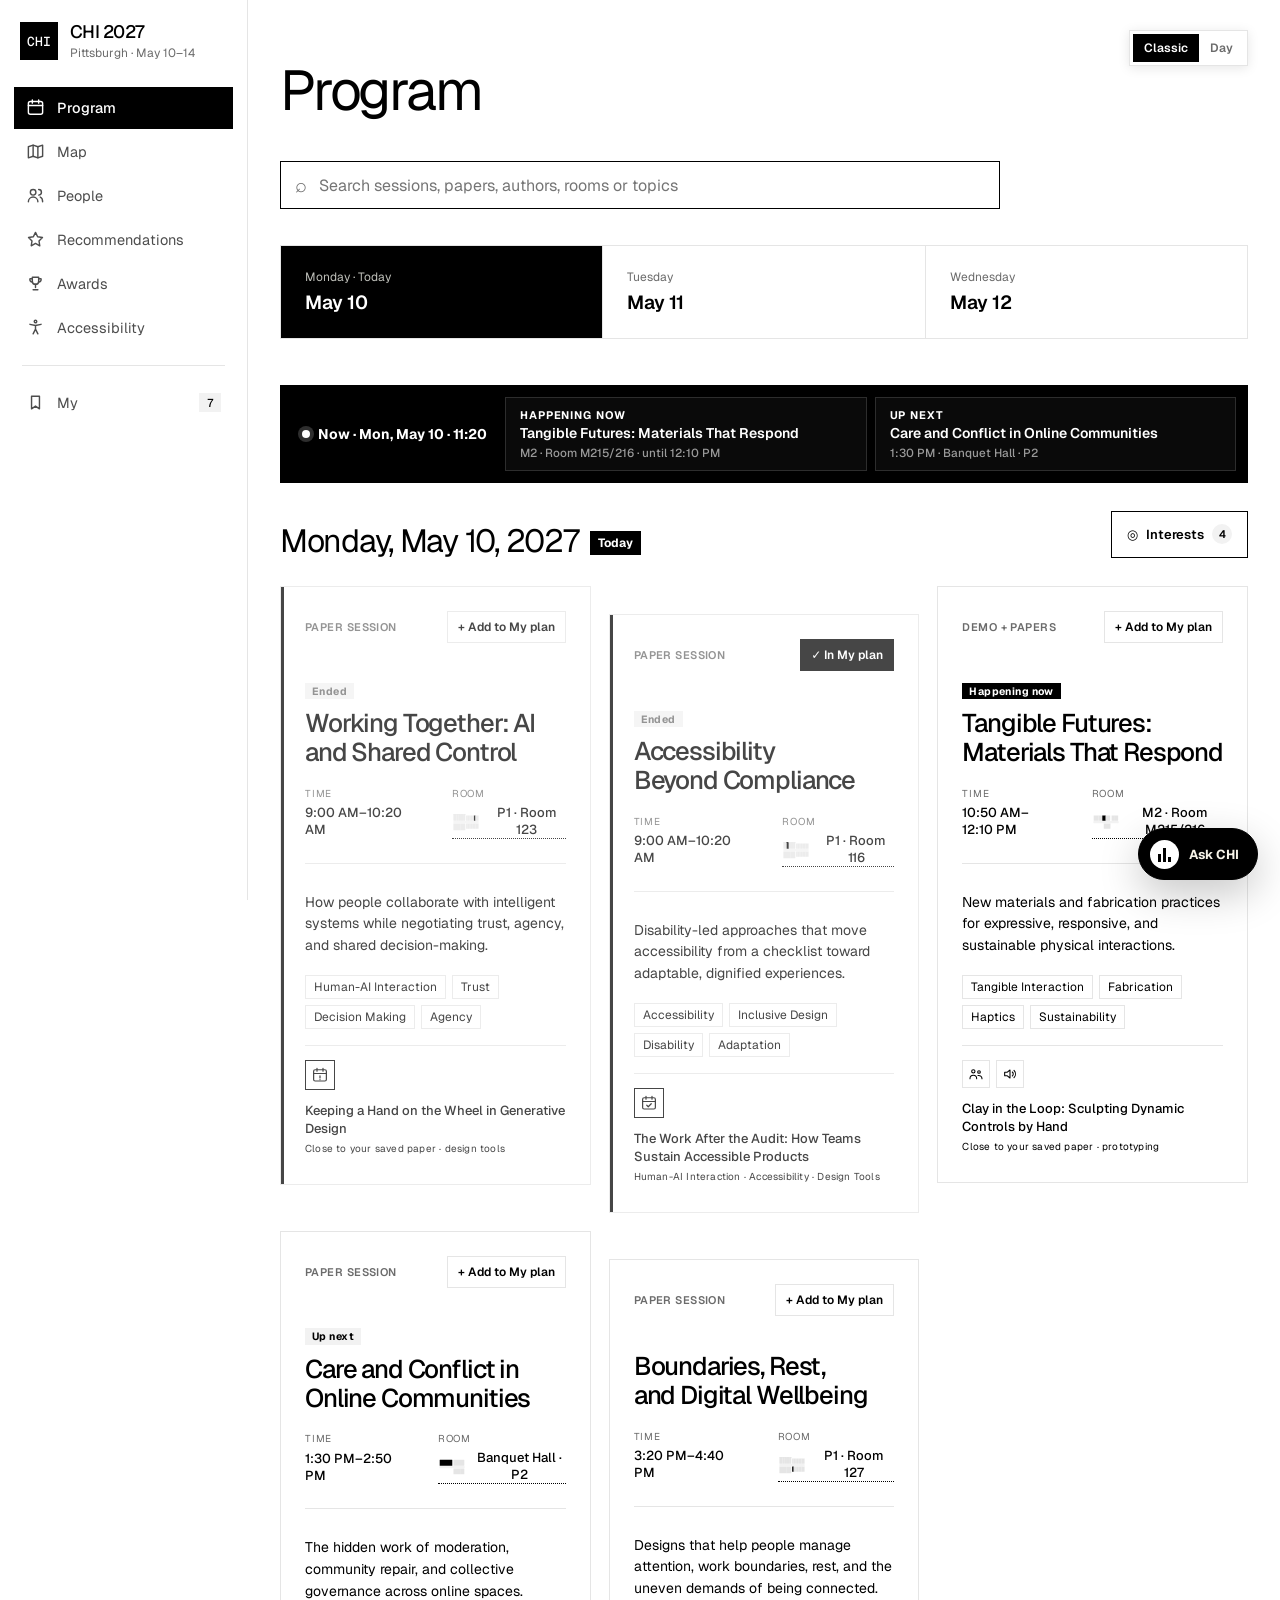
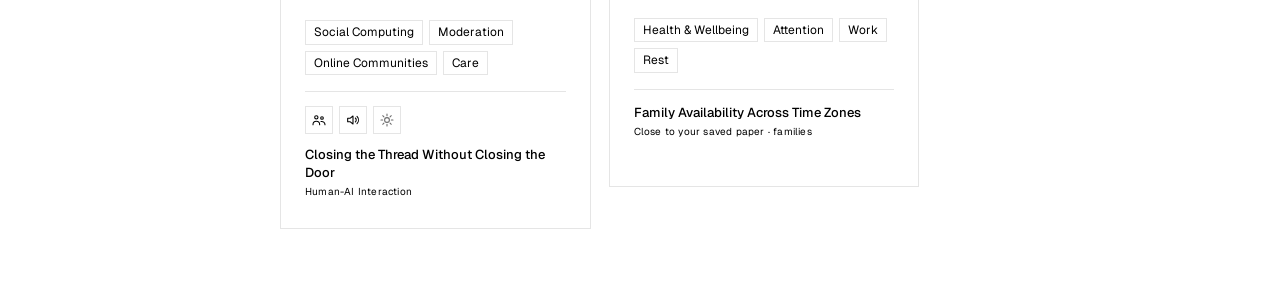
<file: chi_v2/program/index.html>
<!doctype html>
<html lang="en">
  <head>
    <meta charset="UTF-8" />
    <meta name="viewport" content="width=device-width, initial-scale=1.0" />
    <meta name="theme-color" content="#0f1f19" />
    <meta name="description" content="CHI 2027 prototype — Program: sessions, papers and your plan." />
    <title>Program · CHI 2027</title>
    <link rel="icon" href="../shared/favicon.svg" type="image/svg+xml" />
    <link rel="stylesheet" href="../shared/site.css" />
    <script type="module" crossorigin src="./assets/index-BoO64Usl.js"></script>
    <link rel="stylesheet" crossorigin href="./assets/index-BX5IVKQI.css">
  </head>
  <body data-page="program">
    <script src="../shared/shell.js"></script>
    <div id="main" tabindex="-1">
      <div id="root" style="position: relative">
        <noscript>This page needs JavaScript.</noscript>
      </div>
    </div>
  </body>
</html>
</file>
<file: chi_v2/shared/site.css>
/* ==========================================================================
   CHI 2027 merged site — shared tokens + sidebar shell
   Black and white, after Figma Config: Geist + Geist Mono, thin grey or black rules, square corners.
   ========================================================================== */
@import url('https://fonts.googleapis.com/css2?family=Geist:wght@300;400;500;600&family=Geist+Mono:wght@400;500&display=swap');

:root {
  --ink: #000000;
  --muted: #6b6b6b;
  --paper: #ffffff;
  --card: #ffffff;
  --line: #e5e5e5;
  --soft: #f2f2f2;
  --accent: #000000;        /* deep green: buttons, selected states, links */
  --accent-strong: #000000;
  --accent-soft: #f2f2f2;
  --deep: #000000;          /* dark surfaces */
  --deep-2: #000000;
  --lime: #ffffff;          /* highlight — only on dark surfaces */
  --rust: #000000;          /* secondary emphasis, AA on paper */
  --rust-soft: #f2f2f2;
  --cream: #ffffff;
  --serif: 'Geist', system-ui, sans-serif;
  --mono: 'Geist Mono', ui-monospace, monospace;
  --sans: 'Geist', system-ui, sans-serif;
  --shell-w: 248px;
  --focus: #000000;
}

.chi-side, .chi-side *, .chi-topbar, .chi-topbar *, .chi-skip, .chi-toast { box-sizing: border-box; }
.chi-shell-body { margin: 0; padding-left: var(--shell-w); font-family: var(--sans); color: var(--ink); background: var(--paper); }
.chi-shell-body *:focus-visible { outline: 3px solid var(--focus); outline-offset: 2px; }

.chi-skip { position: fixed; left: 12px; top: -60px; z-index: 200; padding: 10px 14px; border-radius: 0; color: var(--deep); background: var(--lime); font: 700 14px/1 var(--sans); text-decoration: none; }
.chi-skip:focus { top: 12px; }

.chi-side {
  position: fixed; inset: 0 auto 0 0; z-index: 90; width: var(--shell-w);
  display: flex; flex-direction: column; gap: 4px; padding: 22px 14px 18px;
  overflow-y: auto; color: var(--cream); background: var(--deep);
  font-family: var(--sans);
}
.chi-brand { display: flex; align-items: center; gap: 12px; margin: 0 6px 22px; color: inherit; text-decoration: none; }
.chi-brand-mark { display: grid; place-items: center; width: 38px; height: 38px; flex: none; border-radius: 0; color: var(--deep); background: var(--lime); font: 800 13px/1 var(--serif); letter-spacing: -.03em; }
.chi-brand b { display: block; font: 800 18px/1.1 var(--serif); letter-spacing: -.04em; }
.chi-brand small { display: block; margin-top: 3px; color: #9a9a9a; font-size: 12px; }

.chi-nav { display: grid; gap: 2px; margin: 0; padding: 0; list-style: none; }
.chi-nav a {
  position: relative; display: flex; align-items: center; gap: 12px; min-height: 42px; padding: 0 12px;
  border-radius: 0; color: #cccccc; font-size: 14.5px; font-weight: 500; text-decoration: none;
  transition: background .15s ease, color .15s ease;
}
.chi-nav a svg { width: 19px; height: 19px; flex: none; }
.chi-nav a:hover { color: #fff; background: rgba(255,255,255,.06); }
.chi-nav a[aria-current="page"] { color: var(--deep); background: var(--lime); font-weight: 700; }
.chi-nav .chi-badge { margin-left: auto; min-width: 22px; padding: 2px 7px; border-radius: 99px; color: var(--deep); background: var(--cream); font-size: 11.5px; font-weight: 700; text-align: center; }
.chi-nav a[aria-current="page"] .chi-badge { color: var(--lime); background: var(--deep); }
.chi-sep { height: 1px; margin: 12px 8px; background: rgba(255,255,255,.1); }
.chi-label { margin: 4px 12px 6px; color: #8c8c8c; font-size: 10.5px; font-weight: 700; letter-spacing: .12em; text-transform: uppercase; }

.chi-side-foot { margin-top: auto; padding: 14px 12px 0; color: #9a9a9a; font-size: 11.5px; line-height: 1.5; }
.chi-side-foot b { display: block; margin-bottom: 4px; color: var(--lime); font-size: 10.5px; letter-spacing: .12em; text-transform: uppercase; }
.chi-side-foot p { margin: 0 0 10px; }

.chi-topbar { display: none; }

/* Mobile: the sidebar becomes a drawer behind a top bar */
@media (max-width: 900px) {
  .chi-shell-body { padding-left: 0; padding-top: 58px; }
  .chi-topbar {
    position: fixed; inset: 0 0 auto 0; z-index: 95; display: flex; align-items: center; gap: 12px; height: 58px; padding: 0 12px 0 16px;
    color: var(--cream); background: var(--deep);
  }
  .chi-topbar .chi-brand { margin: 0; }
  .chi-topbar .chi-brand-mark { width: 32px; height: 32px; font-size: 11px; }
  .chi-topbar .chi-brand small { display: none; }
  .chi-menu { margin-left: auto; display: inline-flex; align-items: center; gap: 8px; min-height: 40px; padding: 0 14px; border: 1px solid rgba(255,255,255,.2); border-radius: 99px; color: var(--cream); background: none; font: 600 14px/1 var(--sans); cursor: pointer; }
  .chi-side { top: 58px; transform: translateX(-100%); transition: transform .25s ease; width: min(300px, 86vw); box-shadow: 20px 0 60px rgba(0,0,0,.25); }
  .chi-side > .chi-brand { display: none; }
  .chi-shell-body.chi-nav-open .chi-side { transform: none; }
  .chi-scrim { position: fixed; inset: 58px 0 0 0; z-index: 89; background: rgba(0,0,0,.4); }
}
@media (prefers-reduced-motion: reduce) { .chi-side { transition: none; } }

/* Shared small parts the static pages use */
.chi-toast { position: fixed; left: 50%; bottom: 24px; z-index: 120; transform: translate(-50%, 20px); padding: 12px 18px; border-radius: 0; color: var(--cream); background: var(--deep); font: 500 14px/1.3 var(--sans); opacity: 0; pointer-events: none; transition: opacity .2s ease, transform .2s ease; }
.chi-toast.show { opacity: 1; transform: translate(-50%, 0); }

/* ==========================================================================
   Spec layer — design/VISUAL_SPEC.md
   Small overrides that bring the four original page styles onto one spec.
   Prefixed with body.chi-shell-body so they win over each page's own CSS.
   ========================================================================== */
:root { --r: 0px; --r-panel: 0px; --t-page: clamp(40px, 5vw, 56px); --t-section: 28px; }

/* Page titles: one size and weight everywhere */
body.chi-shell-body .program-intro h1,
body.chi-shell-body .page-intro h1,
body.chi-shell-body .page-title-block h1,
body.chi-shell-body #page-title,
body.chi-shell-body .my h1,
body.chi-shell-body #dc-root h1 {
  font: 400 var(--t-page)/1.02 var(--serif) !important;
  letter-spacing: -.04em !important;
}
body.chi-shell-body .detail-hero h1 { font: 400 clamp(36px, 4.4vw, 48px)/1.05 var(--serif) !important; letter-spacing: -.035em !important; }
body.chi-shell-body .program-intro { padding: 48px 0 36px; }

/* Section headings */
body.chi-shell-body #dc-root h2,
body.chi-shell-body .sec-head h2,
body.chi-shell-body .section-heading h2,
body.chi-shell-body #directory-title {
  font: 400 var(--t-section)/1.15 var(--serif) !important;
  letter-spacing: -.03em !important;
}

/* Primary buttons → accent; secondary → outlined */
body.chi-shell-body .primary-button,
body.chi-shell-body .btn.primary,
body.chi-shell-body #dc-root button[style*="background: #000000"],
body.chi-shell-body #dc-root a[style*="background: #000000"] {
  background: var(--accent) !important; border-color: var(--accent) !important; color: #fff !important; border-radius: var(--r) !important;
}
body.chi-shell-body .secondary-button { border-radius: var(--r); }

/* Tags: one look */
body.chi-shell-body .tag,
body.chi-shell-body .card-extras .keyword-list button,
body.chi-shell-body .detail-keywords button {
  padding: 4px 8px !important; border: 0 !important; border-radius: var(--r) !important;
  color: var(--accent) !important; background: var(--accent-soft) !important;
  font: 600 12px/1.2 var(--sans) !important; letter-spacing: 0 !important; text-transform: none !important;
}
body.chi-shell-body .card-extras .keyword-list button.is-active { color: #fff !important; background: var(--accent) !important; }

/* Radius: 4px for cards, panels and controls on the Map; 16px only for dark highlight panels */
body.chi-shell-body .canvas,
body.chi-shell-body .floorbar,
body.chi-shell-body .layerbar,
body.chi-shell-body .search,
body.chi-shell-body .seg,
body.chi-shell-body .seg button,
body.chi-shell-body .quick,
body.chi-shell-body .rest,
body.chi-shell-body .btn,
body.chi-shell-body .hit-row,
body.chi-shell-body .fcol,
body.chi-shell-body .results ul,
body.chi-shell-body .ropts button,
body.chi-shell-body .tripbox,
body.chi-shell-body .lyr,
body.chi-shell-body .rgrid button,
body.chi-shell-body .lindex a { border-radius: var(--r) !important; }
body.chi-shell-body .next,
body.chi-shell-body .next-up { border-radius: var(--r-panel) !important; }
body.chi-shell-body .canvas { box-shadow: none; }
body.chi-shell-body .center h1 { font: 700 var(--t-section)/1.15 var(--serif); letter-spacing: -.03em; }
body.chi-shell-body .center h1 span { font-family: var(--sans); font-size: 15px; letter-spacing: 0; }

/* Links */
body.chi-shell-body .my p a,
body.chi-shell-body #dc-root p a,
body.chi-shell-body .srcline a { color: var(--accent); text-decoration: underline; text-underline-offset: 3px; }

/* Ask CHI: same fonts as the site; icon-only on phones so it covers less */
body.chi-shell-body .chat-composer textarea { font-family: var(--sans); font-size: 14px; }
@media (max-width: 640px) {
  body.chi-shell-body .chat-launcher:not(.is-open) > span:last-child { position: absolute; width: 1px; height: 1px; overflow: hidden; clip: rect(0 0 0 0); white-space: nowrap; }
  body.chi-shell-body .chat-launcher:not(.is-open) { min-width: 0; padding: 0 8px; }
}


/* Page header per spec: title + lede on one row, summary cards below (no empty column) */
body.chi-shell-body .page-lede { margin: 12px 0 0; max-width: 640px; color: var(--muted); font-size: 16px; line-height: 1.5; }

/* Standard page hero (same layout as Recommendations): eyebrow, title + copy on the left, one summary card on the right */
body.chi-shell-body .std-hero { max-width: 1120px; margin: 0 auto; padding: 56px 24px 56px; box-sizing: content-box; }
body.chi-shell-body .std-eyebrow { color: var(--accent-strong); font: 800 11px/1.4 var(--sans); letter-spacing: .13em; text-transform: uppercase; }
body.chi-shell-body .std-hero-grid { display: grid; grid-template-columns: minmax(0, 1fr) 330px; gap: 60px; align-items: start; }
body.chi-shell-body .std-hero h1 { max-width: 690px; margin: 0; }
body.chi-shell-body .std-hero-copy { max-width: 760px; margin: 22px 0 0; color: var(--muted); font-size: 16px; line-height: 1.6; }
body.chi-shell-body .std-hero-card { padding: 22px; border-left: 4px solid var(--accent); background: #fff; box-shadow: 0 6px 24px rgba(0,0,0, .06); }
body.chi-shell-body .std-hero-card span { display: block; color: var(--muted); font: 800 11px/1.4 var(--sans); letter-spacing: .08em; text-transform: uppercase; }
body.chi-shell-body .std-hero-card strong { display: block; margin: 7px 0 14px; color: var(--ink); font: 700 17px/1.3 var(--sans); }
body.chi-shell-body .std-hero-card p { margin: 8px 0 14px; color: var(--muted); font-size: 12px; line-height: 1.5; }
body.chi-shell-body .std-hero-card a { color: var(--accent-strong); font-size: 13px; font-weight: 750; text-decoration: none; }
body.chi-shell-body .std-hero-card a:hover { text-decoration: underline; text-underline-offset: 3px; }
@media (max-width: 900px) { body.chi-shell-body .std-hero-grid { grid-template-columns: 1fr; gap: 26px; } body.chi-shell-body .std-hero { padding: 32px 16px 28px; } }

/* ==========================================================================
   Config layer — white pages, black type, thin rules, mono labels
   ========================================================================== */
.chi-side { color: #000; background: #fff; border-right: 1px solid #e5e5e5; }
.chi-brand small { color: #6b6b6b; }
.chi-brand-mark { color: #fff; background: #000; border-radius: 0; font-family: var(--mono); font-weight: 500; letter-spacing: 0; }
.chi-brand b { font-weight: 500; letter-spacing: -.03em; }
.chi-nav a { border-radius: 0; color: #4d4d4d; font-weight: 400; }
.chi-nav a:hover { color: #000; background: #f2f2f2; }
.chi-nav a[aria-current="page"] { color: #fff; background: #000; font-weight: 500; }
.chi-nav .chi-badge { color: #000; background: #f2f2f2; border-radius: 0; font-family: var(--mono); font-weight: 500; }
.chi-nav a[aria-current="page"] .chi-badge { color: #000; background: #fff; }
.chi-sep { background: #e5e5e5; }
.chi-label { color: #6b6b6b; font-family: var(--mono); font-weight: 400; }
.chi-skip { color: #fff; background: #000; border-radius: 0; }
.chi-toast { color: #fff; background: #000; border-radius: 0; }
@media (max-width: 900px) {
  .chi-topbar { color: #000; background: #fff; border-bottom: 1px solid #e5e5e5; }
  .chi-menu { color: #000; border-color: #000; border-radius: 0; font-family: var(--mono); font-weight: 400; }
  .chi-scrim { background: rgba(0,0,0,.35); }
}
body.chi-shell-body h1, body.chi-shell-body h2 { font-weight: 400 !important; }
body.chi-shell-body h3, body.chi-shell-body h4 { font-weight: 500 !important; }
/* Small uppercase labels speak in mono, like Config */
body.chi-shell-body .std-eyebrow,
body.chi-shell-body .std-hero-card span,
body.chi-shell-body #dc-root [style*="text-transform: uppercase"] { font-family: var(--mono) !important; font-weight: 400 !important; letter-spacing: .04em !important; }
body.chi-shell-body .std-hero-card { border: 1px solid #000; border-left-width: 1px; box-shadow: none; }
body.chi-shell-body .std-hero-card strong { font-weight: 500; }
body.chi-shell-body .tag,
body.chi-shell-body .card-extras .keyword-list button,
body.chi-shell-body .detail-keywords button { color: #000 !important; background: #fff !important; border: 1px solid #e5e5e5 !important; font-weight: 400 !important; }
body.chi-shell-body .card-extras .keyword-list button.is-active { color: #fff !important; background: #000 !important; border-color: #000 !important; }
</file>
<file: chi_v2/program/assets/index-BX5IVKQI.css>
:root{color:#000;font-synthesis:none;text-rendering:optimizelegibility;--ink:#000;--muted:#6b6b6b;--paper:#fff;--card:#fff;--line:#e5e5e5;--soft:#f2f2f2;--accent:#000;--accent-soft:#f2f2f2;--serif:"Geist", system-ui, sans-serif;background:#fff;font-family:Geist,system-ui,sans-serif}*{box-sizing:border-box}html{scroll-behavior:smooth}body{background:linear-gradient(90deg, transparent 0, transparent calc(50% - .5px), #00000009 50%, transparent calc(50% + .5px)) 0 0 / 100% 100%, var(--paper);min-width:320px;min-height:100vh;margin:0}button,input{font:inherit}button{color:inherit}button:focus-visible,input:focus-visible,a:focus-visible{outline-offset:3px;outline:3px solid #000}.shell{width:min(1320px,100% - 64px);margin-inline:auto}.sr-only{clip:rect(0, 0, 0, 0);white-space:nowrap;width:1px;height:1px;position:absolute;overflow:hidden}.site-header,.detail-nav{border-bottom:1px solid var(--line);justify-content:space-between;align-items:center;min-height:76px;display:flex}.wordmark{font:700 18px/1 var(--serif);letter-spacing:-.04em}.prototype-mark{color:var(--muted);font-size:13px}.eyebrow,.preview-label,.control-label{color:var(--muted);letter-spacing:.11em;text-transform:uppercase;margin:0;font-size:11px;font-weight:600}.program-intro{padding:80px 0 74px}.program-intro h1,.detail-hero h1{max-width:920px;font:600 clamp(48px, 7vw, 94px)/.96 var(--serif);letter-spacing:-.065em;margin:14px 0 22px}.intro-copy{color:#50514c;max-width:570px;margin:0 0 0 auto;font-size:18px;line-height:1.55}.date-nav-wrap{border-top:1px solid var(--line);border-bottom:1px solid var(--line)}.date-scroll{display:flex}.date-tab{border:0;border-right:1px solid var(--line);text-align:left;cursor:pointer;background:0 0;flex:1;min-height:92px;padding:18px 24px;transition:background-color .16s}.date-tab:first-child{border-left:1px solid var(--line)}.date-tab span,.date-tab strong{display:block}.date-tab span{color:var(--muted);margin-bottom:7px;font-size:12px}.date-tab strong{font:600 19px/1.2 var(--serif)}.date-tab:hover{background:#ffffff80}.date-tab.is-active{background:var(--ink);color:#fff}.date-tab.is-active span{color:#bfc0ba}.program-content{padding:46px 0 76px}.gallery-heading{justify-content:space-between;align-items:flex-end;gap:28px;margin-bottom:28px;display:flex}.gallery-heading h2{font:600 32px/1.1 var(--serif);letter-spacing:-.04em;margin:0}.experiment-tools{align-items:flex-end;gap:12px;display:flex}.mode-control{gap:8px;display:grid}.segmented{border:1px solid var(--line);background:#f2f2f2;border-radius:0;padding:3px;display:flex}.segmented button{min-width:84px;min-height:39px;color:var(--muted);cursor:pointer;background:0 0;border:0;border-radius:0;padding:8px 14px;font-size:13px;font-weight:600}.segmented button:hover{color:var(--ink)}.segmented button.is-active{color:var(--ink);background:#fff;box-shadow:0 1px 4px #00000014}.interest-button{border:1px solid var(--ink);cursor:pointer;background:0 0;border-radius:0;align-items:center;gap:8px;min-height:47px;padding:0 15px;font-size:13px;font-weight:600;display:flex}.interest-button:hover{background:var(--ink);color:#fff}.interest-count{background:var(--accent-soft);width:20px;height:20px;color:var(--accent);border-radius:50%;place-items:center;font-size:11px;display:grid}.interest-button:hover .interest-count{background:#fff}.method-note{border-left:3px solid var(--accent);background:var(--accent-soft);color:#425249;margin:0 0 24px;padding:12px 15px;font-size:13px;line-height:1.5}.session-gallery{grid-template-columns:repeat(3,minmax(0,1fr));align-items:start;gap:18px;display:grid}.session-card{background:var(--card);border:1px solid var(--line);border-radius:0;min-width:0;overflow:hidden}.session-card:nth-child(3n+2){margin-top:28px}.card-button{text-align:left;cursor:pointer;background:0 0;border:0;width:100%;padding:24px 24px 0;transition:background-color .16s;display:block}.card-button:hover{background:#fff}.card-topline{justify-content:space-between;gap:10px;margin-bottom:36px;display:flex}.category,.content-count{color:var(--muted);letter-spacing:.04em;text-transform:uppercase;font-size:11px;font-weight:600}.content-count{white-space:nowrap}.session-card h3{font:600 clamp(23px, 2vw, 30px)/1.12 var(--serif);letter-spacing:-.045em;text-wrap:balance;margin:0 0 20px}.card-meta{border-bottom:1px solid var(--line);gap:32px;margin:0 0 28px;padding-bottom:24px;display:flex}.card-meta div{gap:4px;display:grid}.card-meta dt{color:var(--muted);letter-spacing:.08em;text-transform:uppercase;font-size:10px}.card-meta dd{margin:0;font-size:13px;font-weight:500}.preview-block{min-height:185px}.preview-block p{font-size:14px;line-height:1.55}.preview-block .preview-label{margin-bottom:12px;font-size:10px;line-height:1.2}.content-preview ul{gap:10px;margin:0;padding-left:18px;display:grid}.content-preview li{padding-left:4px;font-size:13px;line-height:1.4}.more-count{color:var(--muted);margin:14px 0 0;font-size:12px!important}.topic-preview>p:not(.preview-label),.relevance>p:not(.preview-label){margin:0 0 15px}.keyword-list{flex-wrap:wrap;gap:6px;display:flex}.keyword-list span{color:#000;background:#f5f5f5;border:1px solid #d9d9d9;border-radius:0;padding:5px 8px;font-size:10px;line-height:1.2}.relevance .preview-label{color:var(--accent)}.relevance .preview-label span{margin-right:5px;font-size:8px}.relevance.neutral .preview-label{color:var(--muted)}.match-note{color:var(--muted);margin:0;font-size:11px}.topic-preview{min-height:150px}.for-you{border-top:1px solid var(--line);margin-top:20px;padding-top:16px;display:grid}.for-you-item{opacity:0;grid-area:1/1;align-content:start;gap:4px;min-height:58px;margin:0;transition:opacity .7s;display:grid}.for-you-item.is-active{opacity:1}.for-you-title{font-size:13px;font-weight:500;line-height:1.35}.for-you-tags{color:var(--accent);letter-spacing:.02em;font-size:10px}.card-link{border-top:1px solid var(--line);color:var(--muted);justify-content:flex-end;align-items:center;margin:26px -24px -24px;padding:15px 24px;font-size:12px;font-weight:600;display:flex}.card-button:hover .card-link{color:var(--ink)}.site-footer{border-top:1px solid var(--line);color:var(--muted);justify-content:space-between;padding:24px 0 40px;font-size:12px;display:flex}.modal-backdrop{z-index:20;background:#00000094;place-items:center;padding:20px;display:grid;position:fixed;inset:0}.interest-dialog{background:var(--card);border-radius:0;width:min(650px,100%);max-height:calc(100vh - 40px);padding:30px;overflow:auto;box-shadow:0 20px 70px #0000003d}.dialog-header{justify-content:space-between;align-items:flex-start;gap:16px;display:flex}.dialog-header h2{font:600 32px/1.15 var(--serif);letter-spacing:-.04em;margin:7px 0 0}.icon-button{border:1px solid var(--line);cursor:pointer;background:0 0;border-radius:50%;flex:none;place-items:center;width:42px;height:42px;font-size:24px;display:grid}.icon-button:hover{background:var(--soft)}.dialog-copy{max-width:530px;color:var(--muted);margin:20px 0 26px;font-size:14px;line-height:1.55}.interest-grid{border:0;grid-template-columns:1fr 1fr;gap:9px;margin:0;padding:0;display:grid}.interest-grid label{border:1px solid var(--line);cursor:pointer;background:#fff;border-radius:0;align-items:center;gap:10px;min-height:54px;padding:12px;display:flex}.interest-grid label:hover{border-color:#9b9c96}.interest-grid label.is-selected{border-color:var(--accent);background:var(--accent-soft)}.interest-grid input{width:18px;height:18px;accent-color:var(--accent)}.interest-grid span{font-size:13px;font-weight:500}.dialog-footer{border-top:1px solid var(--line);justify-content:flex-end;align-items:center;gap:16px;margin-top:26px;padding-top:20px;display:flex}.dialog-footer p{color:var(--muted);margin:0;font-size:12px}.primary-button{border:1px solid var(--ink);background:var(--ink);color:#fff;cursor:pointer;border-radius:0;min-height:44px;padding:0 18px;font-weight:600}.primary-button:hover{background:#343531}.detail-page{min-height:100vh}.back-button{cursor:pointer;background:0 0;border:0;min-height:44px;padding:0;font-size:13px;font-weight:600}.back-button span{margin-right:8px}.detail-hero{border-bottom:1px solid var(--line);padding:84px 0 68px}.detail-hero h1{max-width:1080px;font-size:clamp(44px,6.2vw,84px)}.detail-description{color:#4d4f49;max-width:720px;margin:28px 0 0 auto;font-size:19px;line-height:1.58}.detail-layout{grid-template-columns:minmax(220px,.65fr) minmax(0,2fr);gap:80px;padding-top:56px;padding-bottom:100px;display:grid}.detail-meta{align-self:start;position:sticky;top:24px}.detail-meta dl{margin:0}.detail-meta dl div{border-bottom:1px solid var(--line);padding:15px 0}.detail-meta dl div:first-child{padding-top:0}.detail-meta dt{color:var(--muted);letter-spacing:.1em;text-transform:uppercase;margin-bottom:5px;font-size:10px}.detail-meta dd{margin:0;font-size:14px;line-height:1.45}.detail-keywords{flex-wrap:wrap;gap:6px;margin-top:30px;display:flex}.detail-keywords .preview-label{width:100%;margin-bottom:6px}.detail-keywords span{border:1px solid var(--line);color:var(--muted);padding:5px 7px;font-size:10px}.section-heading{margin-bottom:24px}.section-heading h2{font:600 38px/1.1 var(--serif);letter-spacing:-.045em;margin:8px 0 0}.content-item{border-top:1px solid var(--line);grid-template-columns:50px 1fr;gap:24px;padding:30px 0 34px;display:grid}.content-number{color:#969791;font:500 12px/1.3 var(--serif)}.content-time{color:var(--accent);letter-spacing:.04em;margin:-4px 0 7px;font-size:11px;font-weight:700}.content-body h3{max-width:760px;font:600 23px/1.3 var(--serif);letter-spacing:-.025em;margin:0 0 8px}.authors{color:var(--muted);margin:0 0 18px;font-size:13px}.content-item{transition:opacity .3s}.content-item.is-collapsed{opacity:.45;padding-block:14px}.content-item.is-collapsed .collapsible{display:none}.content-item.is-collapsed .content-time{margin-bottom:4px}.content-item.is-collapsed .content-body h3{margin:0;font-size:16px}.content-keywords{margin:0 0 18px}.content-keywords button{color:#000;font:inherit;cursor:pointer;background:#f5f5f5;border:1px solid #d9d9d9;border-radius:0;padding:5px 8px;font-size:10px;line-height:1.2}.content-keywords button:hover{border-color:var(--accent)}.content-keywords button.is-active{border-color:var(--accent);color:#fff;background:var(--accent)}.content-keywords button:focus-visible{outline:2px solid var(--accent);outline-offset:2px}.abstract{max-width:760px;max-height:3.25em;position:relative;overflow:hidden}.abstract:not(.is-expanded):after{content:"";background:linear-gradient(transparent, var(--paper));height:1.5em;position:absolute;inset:auto 0 0}.abstract.is-expanded{max-height:none}.abstract p{color:#464741;margin:0;font-size:14px;line-height:1.62}.text-button{color:var(--accent);cursor:pointer;background:0 0;border:0;border-bottom:1px solid;margin:13px 0 0;padding:0;font-size:12px;font-weight:600}@media (width<=960px){.shell{width:min(100% - 40px,900px)}.session-gallery{grid-template-columns:repeat(2,minmax(0,1fr))}.session-card:nth-child(3n+2){margin-top:0}.session-card:nth-child(2n){margin-top:24px}.gallery-heading{flex-direction:column;align-items:flex-start}.experiment-tools{justify-content:space-between;width:100%}.detail-layout{gap:44px}}@media (width<=620px){body{background:var(--paper)}.shell{width:calc(100% - 32px)}.site-header,.detail-nav{min-height:60px}.prototype-mark{font-size:11px}.site-header .prototype-mark{text-align:right;max-width:150px}.program-intro{padding:48px 0 42px}.program-intro h1{margin:12px 0 20px;font-size:clamp(44px,14vw,62px)}.intro-copy{margin-left:0;font-size:16px}.date-nav-wrap{width:100%}.date-nav{overflow:hidden}.date-scroll{scrollbar-width:none;width:100%;padding:0 16px;overflow-x:auto}.date-scroll::-webkit-scrollbar{display:none}.date-tab{flex:0 0 132px;min-height:76px;padding:13px 16px}.date-tab:first-child{border-left:1px solid var(--line)}.program-content{padding:32px 0 54px}.gallery-heading{gap:24px;margin-bottom:22px}.gallery-heading h2{font-size:27px}.experiment-tools{grid-template-columns:1fr;gap:10px;display:grid}.mode-control{width:100%}.segmented button{flex:1;min-width:0;min-height:44px;padding-inline:8px}.interest-button{justify-content:center;width:100%;min-height:44px}.method-note{font-size:12px}.session-gallery{grid-template-columns:1fr;gap:13px}.session-card:nth-child(n){margin-top:0}.card-button{padding:20px}.card-topline{margin-bottom:28px}.session-card h3{font-size:26px}.card-meta{margin-bottom:22px;padding-bottom:20px}.preview-block{min-height:0}.card-link{margin:24px -20px -20px;padding-inline:20px}.site-footer{gap:3px;padding-bottom:30px;display:grid}.site-footer p{margin:0}.interest-dialog{padding:22px 18px}.dialog-header h2{font-size:27px}.interest-grid{grid-template-columns:1fr}.dialog-footer{flex-direction:column;align-items:stretch}.primary-button{width:100%}.detail-hero{padding:54px 0 44px}.detail-hero h1{font-size:44px}.detail-description{margin:22px 0 0;font-size:16px}.detail-layout{padding-top:30px;padding-bottom:60px;display:block}.detail-meta{margin-bottom:48px;position:static}.section-heading h2{font-size:32px}.content-item{grid-template-columns:31px 1fr;gap:12px;padding:26px 0 30px}.content-body h3{font-size:20px}}@media (prefers-reduced-motion:reduce){*,:before,:after{scroll-behavior:auto!important;transition-duration:.01ms!important}}.card-topline{align-items:baseline}.card-link{border:0;margin:0;padding:0;font-size:14px;display:inline}.card-description{margin:0;font-size:14px;line-height:1.55}.card-extras .keyword-list button{color:#000;font:inherit;cursor:pointer;background:#f5f5f5;border:1px solid #d9d9d9;border-radius:0;padding:5px 8px;font-size:10px;line-height:1.2}.card-extras .keyword-list button:hover{border-color:var(--accent)}.card-extras .keyword-list button.is-active{border-color:var(--accent);color:#fff;background:var(--accent)}.card-extras .keyword-list button:focus-visible{outline:2px solid var(--accent);outline-offset:2px}.status-list{flex-wrap:wrap;gap:6px;margin:14px 0 0;padding:0;list-style:none;display:flex}.status-list li{border:1px solid var(--line);color:var(--muted);border-radius:0;padding:4px 7px;font-size:10px;line-height:1.2}.status-list li.is-planned{border-color:var(--accent);color:var(--accent)}.status-list li.is-conflict{color:#000;border-color:#000}.status-list li.is-unknown{border-style:dashed}.session-card{transition:opacity .3s,border-color .3s}.session-card.topic-dim{opacity:.4}.session-card.topic-match{border-color:var(--accent)}.date-tab{position:relative}.date-dot{background:var(--accent);border-radius:50%;width:7px;height:7px;position:absolute;top:10px;right:10px}.saved-link{color:var(--accent);gap:8px;margin:0 0 14px;font-size:12px;line-height:1.4;display:flex}.saved-link span{color:var(--muted)}@media (width<=640px){.card-extras{padding:16px 20px 20px}.card-button{padding:20px 20px 0}}.room-cell{align-items:center;gap:8px;display:flex}.room-map{flex:none;width:28px;height:20px}.room-map rect{fill:var(--line)}.room-map rect.is-here{fill:var(--accent)}.room-map rect.corridor{fill:var(--soft)}.next-up .room-map rect.corridor{fill:#ffffff14}.author-link{border:0;border-bottom:1px dotted var(--accent);color:inherit;font:inherit;cursor:pointer;background:0 0;padding:0}.author-link.is-active{color:var(--accent)}.appearances{border-left:2px solid var(--accent);gap:4px;margin:-8px 0 16px;padding:0 0 0 12px;list-style:none;display:grid}.appearances button{color:var(--ink);font:inherit;text-align:left;cursor:pointer;background:0 0;border:0;padding:0;font-size:13px}.appearances button:hover{color:var(--accent)}.appearances span{color:var(--muted);margin-right:6px}.session-card{padding:24px;position:relative}.session-card:hover{background:#fff}.card-head{justify-content:space-between;align-items:baseline;margin-bottom:36px;display:flex}.session-card h3{margin:0 0 20px}.card-open{color:inherit;font:inherit;letter-spacing:inherit;text-align:left;cursor:pointer;background:0 0;border:0;padding:0}.card-open:after{content:"";position:absolute;inset:0}.card-open:focus-visible{outline:2px solid var(--accent);outline-offset:4px}.card-meta,.card-description,.card-extras{position:relative}.card-extras{padding:18px 0 0}.room-link{z-index:1;border:0;border-bottom:1px dotted var(--accent);color:inherit;font:inherit;cursor:pointer;background:0 0;align-items:center;gap:8px;padding:0;display:flex;position:relative}.room-link:hover{color:var(--accent)}.card-extras .keyword-list button,.card-extras .status-list{z-index:1;position:relative}@media (width<=640px){.session-card{padding:20px}.card-extras{padding:16px 0 0}}.person-preview{border-left:2px solid var(--accent);margin:-6px 0 18px;padding-left:12px}.person-open{color:var(--accent);font:inherit;cursor:pointer;background:0 0;border:0;padding:0;font-size:13px;font-weight:600}.person-open:hover{text-decoration:underline}.person-preview .appearances{border:0;margin:8px 0 0;padding:0}.person-preview .appearances button{gap:2px;display:grid}.person-preview .appearances strong{font-size:13px;font-weight:600}.person-preview .appearances span{margin:0;font-size:12px}.room-notes{z-index:1;flex-wrap:wrap;gap:6px;margin:14px 0 0;padding:0;list-style:none;display:flex;position:relative}.room-notes li{border:1px solid var(--line);color:var(--muted);border-radius:0;align-items:center;gap:6px;padding:5px;display:inline-flex}.room-notes.is-labeled li{padding:5px 9px;font-size:12px}.room-notes .note-crowded,.room-notes .note-loud{color:#000;border-color:#e5e5e5}.room-notes .note-unknown{border-style:dashed}.access-preview{border-top:1px solid var(--line);z-index:1;margin-top:16px;padding-top:14px;position:relative}.access-row{flex-wrap:wrap;align-items:center;gap:6px;display:flex}.access-row:empty{display:none}.access-row .room-notes{margin:0}.access-preview .for-you{border-top:0;margin-top:12px;padding-top:0}.access-row:empty+.for-you{margin-top:0}.plan-icon{border:1px solid var(--accent);color:var(--accent);cursor:pointer;background:0 0;border-radius:0;padding:5px;display:inline-flex}.plan-icon.is-conflict{color:#000;border-color:#000}.session-card.is-planned{box-shadow:inset 3px 0 0 var(--accent)}.session-card.is-conflict{box-shadow:inset 3px 0 #000}.saved-mark{color:var(--accent);margin-top:8px;display:block}.content-number{align-content:start;display:grid}button.saved-link{max-width:100%;font:inherit;text-align:left;cursor:pointer;background:0 0;border:0;align-items:center;gap:8px;padding:0;font-size:12px;display:inline-flex}button.saved-link:disabled{cursor:default}button.saved-link:hover .saved-title{text-decoration:underline}.saved-link .saved-title{color:var(--accent)}.elsewhere{margin-top:24px}.elsewhere button{padding:9px 11px;font-size:13px}.section-panel h2 svg{color:var(--accent)}.layout-switch{z-index:20;border:1px solid var(--line);background:var(--card);border-radius:0;padding:3px;display:flex;position:absolute;top:30px;right:32px;box-shadow:0 2px 12px #0000001a}.layout-switch button{color:var(--muted);font:inherit;cursor:pointer;background:0 0;border:0;border-radius:0;padding:6px 11px;font-size:12px;font-weight:600}.layout-switch button.is-active{color:#fff;background:var(--ink)}.start-body{padding:32px 0 96px}.next-up{border-bottom:1px solid var(--line);margin-bottom:48px;padding:28px 0 32px}.next-time{color:var(--accent);letter-spacing:.04em;text-transform:uppercase;margin:0 0 12px;font-size:13px;font-weight:700}.next-up h1{font:600 clamp(34px, 5vw, 64px)/1.02 var(--serif);letter-spacing:-.05em;text-wrap:balance;margin:0 0 20px}.slot-open{color:inherit;font:inherit;letter-spacing:inherit;text-align:left;cursor:pointer;background:0 0;border:0;padding:0}.slot-open:hover{color:var(--accent)}.slot-meta{flex-wrap:wrap;align-items:center;gap:12px;font-size:13px;display:flex}.slot-meta .room-notes{margin:0}.timeline{gap:0;margin:0;padding:0;list-style:none;display:grid}.timeline-slot{border-top:1px solid var(--line);grid-template-columns:110px minmax(0,1fr);gap:24px;padding:22px 0;display:grid}.slot-time{font:600 15px/1.3 var(--serif)}.slot-time small{color:var(--muted);font:400 12px/1.4 inherit;display:block}.slot-cards{gap:12px;display:grid}.slot-card{border:1px solid var(--line);background:var(--card);border-radius:0;padding:18px 20px}.slot-card h3{font:600 20px/1.2 var(--serif);letter-spacing:-.03em;margin:0 0 12px}.slot-card.is-planned{border-color:var(--accent);box-shadow:inset 3px 0 0 var(--accent)}.slot-card.is-conflict{border-color:#000;box-shadow:inset 3px 0 #000}.slot-state{color:var(--accent);display:inline-flex}.slot-state.is-conflict{color:#000}.reasons{gap:8px;margin:14px 0 0;padding:0;list-style:none;display:grid}.reasons li{gap:3px;display:grid}.slot-gap{background:repeating-linear-gradient(90deg, var(--line) 0 4px, transparent 4px 8px);height:1px;margin-top:10px;display:block}.all-sessions{border:0;border-top:1px solid var(--line);width:100%;color:var(--muted);font:inherit;cursor:pointer;background:0 0;align-items:center;gap:8px;margin-top:8px;padding:18px 0 0;font-size:14px;font-weight:600;display:flex}.all-sessions:hover{color:var(--ink)}@media (width<=640px){.timeline-slot{grid-template-columns:72px minmax(0,1fr);gap:14px}.slot-card{padding:14px 16px}}.start-page{--deep:#000;--deep-2:#000;--lime:#fff;--vermilion:#000;--cream:#fff}@keyframes page-in{0%{opacity:0;transform:translateY(10px)}to{opacity:1;transform:none}}@keyframes rise{0%{opacity:0;filter:blur(6px);transform:translateY(28px)}to{opacity:1;filter:none;transform:none}}@keyframes drift{0%{background-position:0 0,100% 100%}50%{background-position:30% 40%,70% 60%}to{background-position:0 0,100% 100%}}@keyframes ping{0%{stroke-opacity:.9;stroke-width:0}to{stroke-opacity:0;stroke-width:7px}}@keyframes beat{0%,to{opacity:1;transform:scale(1)}50%{opacity:.55;transform:scale(1.5)}}.start-page,.section-page,.detail-page{animation:.45s cubic-bezier(.2,.7,.2,1) both page-in}.start-page .next-up{color:var(--cream);background:radial-gradient(60% 80% at 15% 10%, #ffffff38, transparent 60%), radial-gradient(50% 70% at 90% 90%, #00000059, transparent 60%), var(--deep);background-size:160% 160%,160% 160%,auto;border:0;border-radius:0;grid-template-columns:minmax(0,1fr) auto;align-items:end;gap:40px;margin:0 0 64px;padding:clamp(28px,5vw,64px);animation:18s ease-in-out infinite drift;display:grid;position:relative;overflow:hidden}.start-page .next-up>*{animation:.9s cubic-bezier(.2,.7,.2,1) both rise}.start-page .next-up .next-map{animation:.9s cubic-bezier(.2,.7,.2,1) .25s backwards rise}.next-main{gap:18px;min-width:0;display:grid}.next-clock{color:var(--lime);font:700 clamp(72px, 13vw, 168px)/.82 var(--serif);letter-spacing:-.07em;font-variant-numeric:tabular-nums;align-items:baseline;gap:10px;animation:.9s cubic-bezier(.2,.7,.2,1) both rise;display:flex}.next-clock small{letter-spacing:0;opacity:.75;font-size:clamp(16px,2vw,26px)}.start-page .next-up h1{max-width:14ch;font:600 clamp(32px, 4.6vw, 62px)/1.02 var(--serif);letter-spacing:-.05em;text-wrap:balance;margin:0;animation:.9s cubic-bezier(.2,.7,.2,1) .12s both rise}.start-page .next-up .slot-open:hover{color:var(--lime)}.start-page .next-up .room-notes{animation:.9s cubic-bezier(.2,.7,.2,1) .2s both rise}.start-page .next-up .room-notes li{color:var(--cream);border-color:#ffffff47}.start-page .next-up .room-notes .note-crowded,.start-page .next-up .room-notes .note-loud{color:#ccc;border-color:#cccccc80}.next-map{color:var(--cream);font:inherit;cursor:pointer;-webkit-backdrop-filter:blur(6px);backdrop-filter:blur(6px);background:#ffffff0d;border:1px solid #ffffff2e;border-radius:0;justify-items:start;gap:12px;padding:18px;font-size:13px;font-weight:600;transition:transform .35s cubic-bezier(.2,.7,.2,1),background .35s;display:grid}.next-map:hover{background:#ffffff1a;transform:translateY(-4px)rotate(-1deg)}.next-map .room-map{width:clamp(150px,20vw,240px);height:auto}.next-up .room-map rect{fill:#ffffff29}.next-up .room-map rect.is-here{fill:var(--lime)}.room-map .pulse{fill:none;stroke:var(--lime);display:none}.next-up .room-map .pulse{animation:2s ease-out infinite ping;display:block}.start-page .timeline{--time-w:112px;--node-w:22px;--gap:22px;position:relative}.start-page .timeline:before{content:"";top:28px;bottom:28px;left:calc(var(--time-w) + var(--gap) + var(--node-w) / 2 - 1px);background:linear-gradient(var(--line), var(--line));border-radius:0;width:2px;position:absolute}.start-page .timeline-slot{grid-template-columns:var(--time-w) var(--node-w) minmax(0, 1fr);gap:var(--gap);animation:rise .8s calc(var(--i) * 90ms + .35s) cubic-bezier(.2,.7,.2,1) both;border-top:0;padding:18px 0}.start-page .slot-time{font:700 20px/1.1 var(--serif);letter-spacing:-.03em;font-variant-numeric:tabular-nums;padding-top:6px}.slot-node{z-index:1;width:var(--node-w);height:var(--node-w);background:var(--paper);border:2px solid var(--line);border-radius:50%;margin-top:6px;position:relative}.slot-node.is-planned{border-color:var(--deep);background:var(--lime);box-shadow:0 0 0 5px #ffffff59}.slot-node.is-suggest{border-color:var(--deep-2);background:var(--paper)}.slot-node.is-gap{width:10px;height:10px;margin:12px 6px 0}.slot-node.has-clash:after{content:"";background:var(--vermilion);border:2px solid var(--paper);border-radius:50%;width:11px;height:11px;animation:1.6s ease-in-out infinite beat;position:absolute;top:-5px;right:-7px}.start-page .slot-card{background:#fff;border:0;border-radius:0;padding:22px 24px;transition:transform .35s cubic-bezier(.2,.7,.2,1),box-shadow .35s;position:relative;box-shadow:0 1px #0000000a,0 8px 24px -12px #00000040}.start-page .slot-card:hover{transform:translateY(-4px);box-shadow:0 1px #0000000a,0 18px 36px -14px #00000059}.start-page .slot-card h3{font:600 clamp(20px, 2.2vw, 26px)/1.12 var(--serif);letter-spacing:-.04em;text-wrap:balance;margin:0 0 14px}.start-page .slot-card.is-planned{box-shadow:inset 0 0 0 1.5px var(--deep-2), 0 8px 24px -12px #00000040;background:linear-gradient(135deg,#f5f5f5,#f7f7f7)}.start-page .slot-card.is-conflict{box-shadow:inset 0 0 0 1.5px var(--vermilion), 0 8px 24px -12px #0000004d;background:linear-gradient(135deg,#f2f2f2,#fafafa)}.start-page .slot-state{color:var(--deep-2)}.start-page .slot-state.is-conflict{color:var(--vermilion)}.start-page .reasons{gap:12px;margin-top:16px}.start-page .reasons .for-you-title{font-size:14px}.start-page .reasons .for-you-tags{background:#0000001a;border-radius:99px;justify-self:start;align-items:center;gap:6px;padding:3px 9px 3px 7px;font-size:11px;font-weight:600;display:inline-flex}.start-page .reasons .for-you-tags:before{content:"";background:var(--accent);border-radius:50%;width:6px;height:6px}.start-page .slot-card.is-conflict .for-you-tags{color:var(--vermilion);background:#0000001f}.start-page .slot-card.is-conflict .for-you-tags:before{background:var(--vermilion)}@supports (animation-timeline:view()){.start-page .timeline-slot{animation:linear both rise;animation-timeline:view();animation-range:entry entry 45%}}.start-page .all-sessions{transition:gap .3s,color .3s}.start-page .all-sessions:hover{gap:18px}@media (width<=820px){.start-page .next-up{border-radius:0;grid-template-columns:1fr;align-items:start}.start-page .next-up h1{max-width:none}.start-page .timeline{--time-w:64px;--gap:14px;--node-w:18px}.start-page .slot-time{font-size:15px}}@media (prefers-reduced-motion:reduce){.start-page,.section-page,.detail-page,.start-page *,.start-page :before,.start-page :after{transition:none!important;animation:none!important}}.link-list{gap:10px;margin:18px 0 0;padding:0;list-style:none;display:grid}.link-list button{border:1px solid var(--line);background:var(--card);width:100%;font:inherit;text-align:left;cursor:pointer;border-radius:0;gap:3px;padding:12px 14px;font-size:14px;display:grid}.link-list button:hover{border-color:var(--accent)}.link-list span{color:var(--muted);font-size:12px}.page-intro h1{font:600 clamp(40px, 5vw, 64px)/1 var(--serif);letter-spacing:-.05em;margin:40px 0 24px}.plan-toggle{border:1px solid var(--ink);width:100%;min-height:44px;color:var(--ink);background:var(--card);font:700 14px/1 var(--serif);cursor:pointer;border-radius:0;justify-content:center;align-items:center;margin:22px 0 0;padding:0 16px;display:flex}.plan-toggle:hover{background:#fff}.plan-toggle.is-planned{color:var(--lime);background:var(--deep);border-color:var(--deep)}.plan-clash{color:var(--rust);margin:8px 0 0;font-size:13px}.save-toggle{border:1px solid var(--line);min-height:32px;color:var(--ink);background:var(--card);font:inherit;cursor:pointer;border-radius:0;align-items:center;gap:6px;margin:0 10px 0 0;padding:0 10px;font-size:13px;font-weight:600;display:inline-flex}.save-toggle:hover{border-color:var(--accent)}.save-toggle.is-saved{color:#fff;background:var(--accent);border-color:var(--accent)}.detail-meta dd .room-notes{margin-top:10px}.card-head{z-index:1;position:relative}.card-plan{z-index:2;border:1px solid var(--line);min-height:32px;color:var(--ink);background:var(--card);font:600 12px/1 var(--sans);cursor:pointer;white-space:nowrap;border-radius:0;padding:0 10px;position:relative}.card-plan:hover{border-color:var(--accent)}.card-plan.is-planned{color:#fff;background:var(--accent);border-color:var(--accent)}.interest-primary{color:var(--accent);font-weight:700}.interest-note{color:var(--muted);margin:14px 0 0;font-size:13px}.program-intro{gap:20px;display:grid}.program-search{border:1px solid var(--ink);background:var(--card);border-radius:0;align-items:center;gap:10px;max-width:720px;min-height:48px;padding:0 8px 0 14px;display:flex}.program-search:focus-within{outline:3px solid var(--focus,#000);outline-offset:2px}.program-search>span{color:var(--muted);font-size:20px;line-height:1}.program-search input{min-width:0;color:var(--ink);font:400 16px/1.2 var(--sans);background:0 0;border:0;outline:0;flex:1}.program-search input::-webkit-search-cancel-button{display:none}.search-clear{border:1px solid var(--line);min-height:34px;color:var(--muted);font:600 13px/1 var(--sans);cursor:pointer;background:0 0;border-radius:0;padding:0 12px}.search-clear:hover{color:var(--ink);border-color:var(--ink)}.search-scope{color:var(--muted);font-size:13px}.hit-list{gap:8px;margin:0;padding:0;list-style:none;display:grid}.hit-list button{border:1px solid var(--line);background:var(--card);width:100%;color:var(--ink);text-align:left;font:inherit;cursor:pointer;border-radius:0;grid-template-columns:74px minmax(0,1fr);gap:4px 16px;padding:14px 16px;display:grid}.hit-list button:hover{border-color:var(--accent);background:#fff}.hit-kind{color:var(--accent);background:var(--accent-soft);font:600 12px/1.2 var(--sans);text-align:center;border-radius:0;grid-row:span 3;align-self:start;padding:4px 8px}.hit-kind.paper{color:var(--rust,#000);background:var(--rust-soft,#f2f2f2)}.hit-list b{font:700 17px/1.25 var(--serif);letter-spacing:-.02em}.hit-meta,.hit-match{color:var(--muted);font-size:13px}.search-empty{color:var(--muted)}.now-strip{background:var(--deep);color:var(--cream,#fff);border-radius:0;flex-wrap:wrap;align-items:stretch;gap:8px;margin:0 0 28px;padding:12px;display:flex}.now-clock{color:var(--lime);font:700 14px/1 var(--serif);white-space:nowrap;align-items:center;gap:8px;padding:0 10px;display:inline-flex}.now-clock i{background:var(--lime);border-radius:50%;width:8px;height:8px;box-shadow:0 0 0 4px #ffffff2e}.now-strip button{color:inherit;text-align:left;font:600 14px/1.3 var(--sans);cursor:pointer;background:#ffffff0a;border:1px solid #ffffff24;border-radius:0;flex:220px;gap:2px;padding:10px 14px;display:grid}.now-strip button:hover{border-color:var(--lime)}.now-strip em{color:var(--lime);letter-spacing:.08em;text-transform:uppercase;font-size:11px;font-style:normal;font-weight:700}.now-strip small{color:#9a9a9a;font-weight:500}.today-tag{color:var(--lime);background:var(--deep);font:700 12px/1 var(--sans);vertical-align:middle;letter-spacing:0;border-radius:0;margin-left:12px;padding:4px 8px}.status-badge{font:700 10.5px/1 var(--sans);letter-spacing:.04em;border-radius:0;margin-left:10px;padding:3px 7px}.status-badge.live{color:var(--lime);background:var(--deep)}.status-badge.next{color:var(--accent);background:var(--accent-soft)}.status-badge.ended{color:var(--muted);background:var(--soft)}.session-card.status-ended{opacity:.72}.session-card.status-ended:hover{opacity:1}@media (width<=640px){.hit-list button{grid-template-columns:1fr}.hit-kind{grid-row:auto;justify-self:start}.now-clock{width:100%;padding:4px 4px 6px}}.next-kicker{color:#9a9a9a;font:700 11px/1 var(--sans);letter-spacing:.14em;text-transform:uppercase;margin-bottom:8px;display:block}.timeline-slot.is-past{opacity:.55}.slot-card .status-badge{margin:0 0 8px;display:inline-block}.card-status{z-index:1;margin:0 0 10px;display:inline-block;position:relative}.status-badge{white-space:nowrap}.timeline-slot.is-past .slot-cards,.timeline-slot.is-past .slot-time{opacity:.5}@keyframes chat-enter{0%{opacity:0;transform:translateY(20px)scale(.975)}to{opacity:1;transform:none}}@keyframes dot-wait{0%,60%,to{opacity:.32;transform:translateY(0)}30%{opacity:1;transform:translateY(-4px)}}.chat-launcher{z-index:51;color:#f6f3e8;min-height:52px;font:700 13px/1 var(--serif);cursor:pointer;background:#000;border:1px solid #000;border-radius:999px;align-items:center;gap:10px;padding:0 18px 0 11px;transition:transform .25s,background .25s;display:flex;position:fixed;bottom:20px;right:22px;box-shadow:0 14px 40px #00000038}.chat-launcher:hover{background:#000;transform:translateY(-3px)}.chat-launcher.is-open{color:var(--ink);border-color:var(--line);background:#fff;box-shadow:0 8px 24px #0000001f}.assistant-mark{background:#fff;border-radius:50%;justify-content:center;align-items:flex-end;gap:2px;width:29px;height:29px;padding:7px 6px;display:inline-flex}.assistant-mark i{background:#000;border-radius:0;width:3px;display:block}.assistant-mark i:first-child{height:8px}.assistant-mark i:nth-child(2){height:14px}.assistant-mark i:nth-child(3){height:5px}.chat-panel{z-index:50;visibility:hidden;opacity:0;pointer-events:none;transform-origin:100% 100%;background:#fafafa;border:1px solid #00000026;border-radius:0;grid-template-rows:auto auto minmax(0,1fr) auto auto;width:min(440px,100vw - 40px);height:min(760px,100vh - 112px);transition:opacity .2s,transform .28s cubic-bezier(.2,.7,.2,1),visibility 0s linear .28s;display:grid;position:fixed;bottom:86px;right:20px;overflow:hidden;transform:translateY(18px)scale(.98);box-shadow:0 30px 90px #00000040}.chat-panel.is-open{visibility:visible;opacity:1;pointer-events:auto;transition-delay:0s;animation:.35s cubic-bezier(.2,.7,.2,1) both chat-enter;transform:none}.chat-header{color:#fafafa;background:#000;align-items:center;gap:12px;min-height:98px;padding:20px 20px 16px;display:flex;position:relative}.chat-header>div:first-child{min-width:0;margin-right:auto}.chat-kicker{color:#9a9a9a;letter-spacing:.14em;text-transform:uppercase;margin:0 0 7px 42px;font-size:9px;font-weight:700;display:block}.chat-header h2{font:700 24px/1 var(--serif);letter-spacing:-.04em;align-items:center;gap:12px;margin:0;display:flex}.api-status{color:#c8d0cd;letter-spacing:.06em;text-transform:uppercase;border:1px solid #ffffff26;border-radius:99px;flex:none;align-items:center;gap:6px;padding:6px 9px;font-size:9px;font-weight:700;display:inline-flex}.api-status>span{background:#9ba49f;border-radius:50%;width:6px;height:6px}.api-status.is-live>span{background:#fff;box-shadow:0 0 0 3px #ffffff24}.api-status.is-demo>span{background:#efad57}.chat-close{color:#fff;cursor:pointer;background:0 0;border:1px solid #ffffff2e;border-radius:50%;width:38px;height:38px;font-size:22px;display:none}.chat-context{background:#ece9df;border-bottom:1px solid #e5e5e5;grid-template-columns:repeat(4,1fr);display:grid}.chat-context span{color:#777870;text-align:center;text-transform:uppercase;border-right:1px solid #e5e5e5;gap:3px;padding:11px 8px;font-size:9px;display:grid}.chat-context span:last-child{border-right:0}.chat-context b{color:var(--ink);font:700 15px/1 var(--serif)}.chat-log{overscroll-behavior:contain;scrollbar-width:thin;min-height:0;padding:22px 20px 12px;overflow-y:auto}.chat-message{justify-items:start;margin:0 0 22px;display:grid}.chat-message.is-user{justify-items:end}.message-role{color:#7a7b74;letter-spacing:.1em;text-transform:uppercase;margin:0 0 7px;font-size:9px;font-weight:700}.chat-message p{color:#2f302d;white-space:pre-wrap;background:#fff;border-radius:0 16px 16px;max-width:92%;margin:0;padding:13px 15px;font-size:14px;line-height:1.55;box-shadow:0 1px #0000000f}.chat-message.is-user p{color:#fff;background:#000;border-radius:0 4px 16px 16px}.chat-references{grid-template-columns:repeat(2,minmax(0,1fr));gap:8px;width:100%;margin-top:10px;display:grid}.reference-card{color:#17201c;min-height:105px;font:inherit;text-align:left;cursor:pointer;background:#d7e9ff;border:0;border-radius:0;align-content:start;gap:4px;padding:11px 12px 12px;transition:transform .22s,box-shadow .22s;display:grid;position:relative;overflow:hidden}.reference-card:hover{transform:translateY(-3px);box-shadow:0 8px 18px #0000001a}.reference-card.is-session:nth-child(2n){background:#f5dfd2}.reference-card.is-room{background:#d8ead8}.reference-card.is-person{background:#eee0f4}.reference-card.is-program{background:#f5eaa5}.reference-card.is-my{background:#d8efe9}.reference-type{color:#0000008c;letter-spacing:.1em;text-transform:uppercase;font-size:8px;font-weight:800}.reference-card strong{max-width:90%;font:700 13px/1.25 var(--serif);letter-spacing:-.02em}.reference-card small{color:#000000a6;font-size:10px;line-height:1.3}.reference-arrow{font-size:14px;position:absolute;bottom:8px;right:10px}.typing-dots{background:#fff;border-radius:0 16px 16px;gap:5px;padding:15px 17px;display:flex}.typing-dots i{background:#000;border-radius:50%;width:6px;height:6px;animation:1.2s infinite dot-wait;display:block}.typing-dots i:nth-child(2){animation-delay:.15s}.typing-dots i:nth-child(3){animation-delay:.3s}.chat-suggestions{gap:6px;padding:0 20px 14px;display:grid}.chat-suggestions button{color:#343632;min-height:38px;font:inherit;text-align:left;cursor:pointer;background:0 0;border:1px solid #e5e5e5;border-radius:0;grid-template-columns:28px 1fr;align-items:center;gap:8px;padding:7px 10px;font-size:11px;display:grid}.chat-suggestions button:hover{background:#fff;border-color:#000}.chat-suggestions span{color:#8c8d86;font:700 9px/1 var(--serif)}.chat-composer{background:#fff;border-top:1px solid #e5e5e5;padding:13px 14px 12px}.chat-composer label{color:#6d6e68;letter-spacing:.08em;text-transform:uppercase;margin:0 0 7px 3px;font-size:9px;font-weight:700;display:block}.chat-composer>div{background:#f8f7f3;border:1px solid #c9c9c1;border-radius:0;grid-template-columns:1fr auto;align-items:end;gap:8px;padding:9px 9px 9px 13px;display:grid}.chat-composer:focus-within>div{border-color:#000;box-shadow:0 0 0 3px #00000017}.chat-composer textarea{resize:none;width:100%;max-height:96px;color:var(--ink);background:0 0;border:0;outline:0;padding:3px 0;font-size:13px;line-height:1.4}.chat-composer textarea::placeholder{color:#999a93}.chat-composer button{color:#fff;cursor:pointer;background:#000;border:0;border-radius:50%;place-items:center;width:37px;height:37px;font-size:21px;display:grid}.chat-composer button:disabled{color:#aaa;cursor:default;background:#e2e1db}.chat-composer>small{color:#96978f;margin:7px 3px 0;font-size:9px;line-height:1.3;display:block}@media (width<=620px){.chat-launcher{min-height:50px;bottom:14px;right:14px}.chat-panel{transform-origin:bottom;border:0;border-radius:0;width:100%;height:100dvh;inset:0;transform:translateY(100%)}.chat-header{min-height:86px;padding:15px 16px}.chat-close{place-items:center;display:grid}.chat-panel.is-open{animation:none}.chat-context span{padding-block:9px}.chat-log{padding:18px 16px 8px}.chat-suggestions{padding-inline:16px}.chat-composer{padding:11px 12px 10px}.chat-panel.is-open~.chat-launcher,.chat-launcher.is-open{visibility:hidden}}@media (prefers-reduced-motion:reduce){.chat-panel,.chat-panel.is-open,.chat-launcher,.reference-card,.typing-dots i{transition:none!important;animation:none!important}}
</file>
